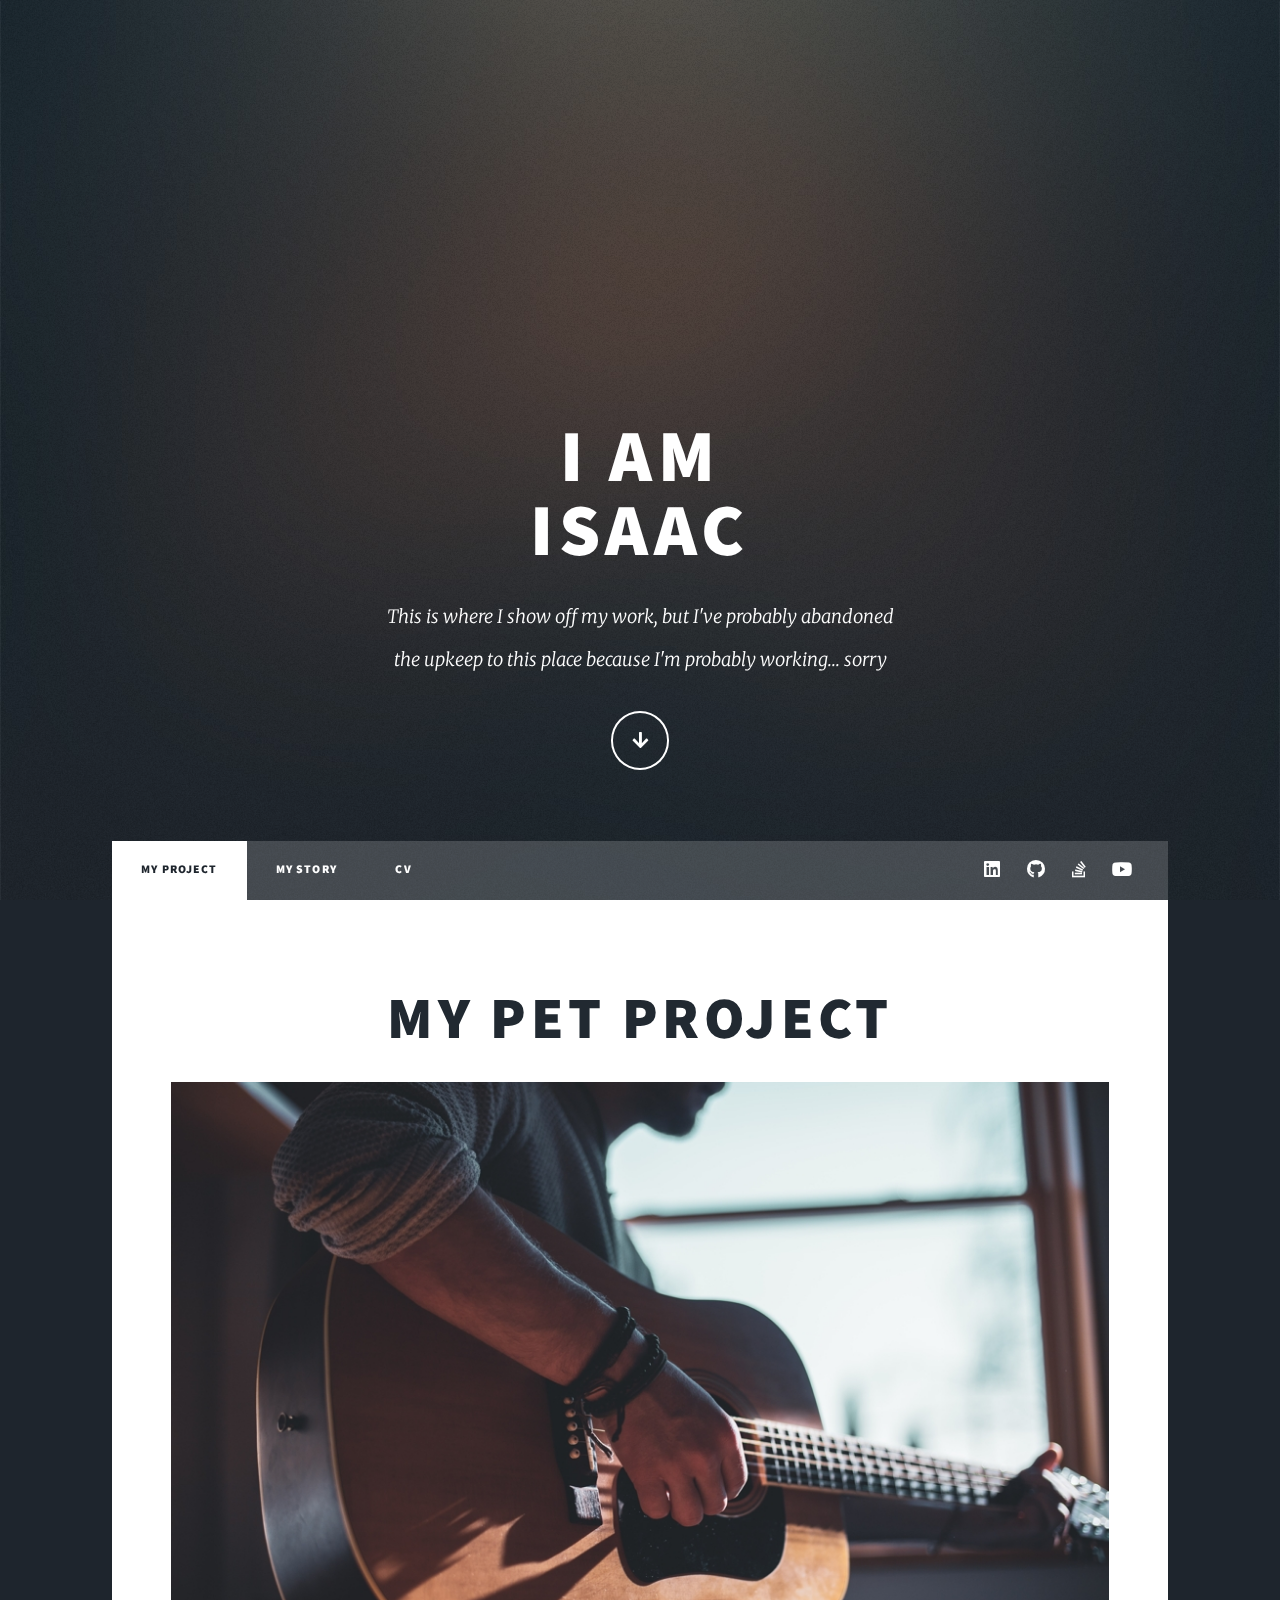
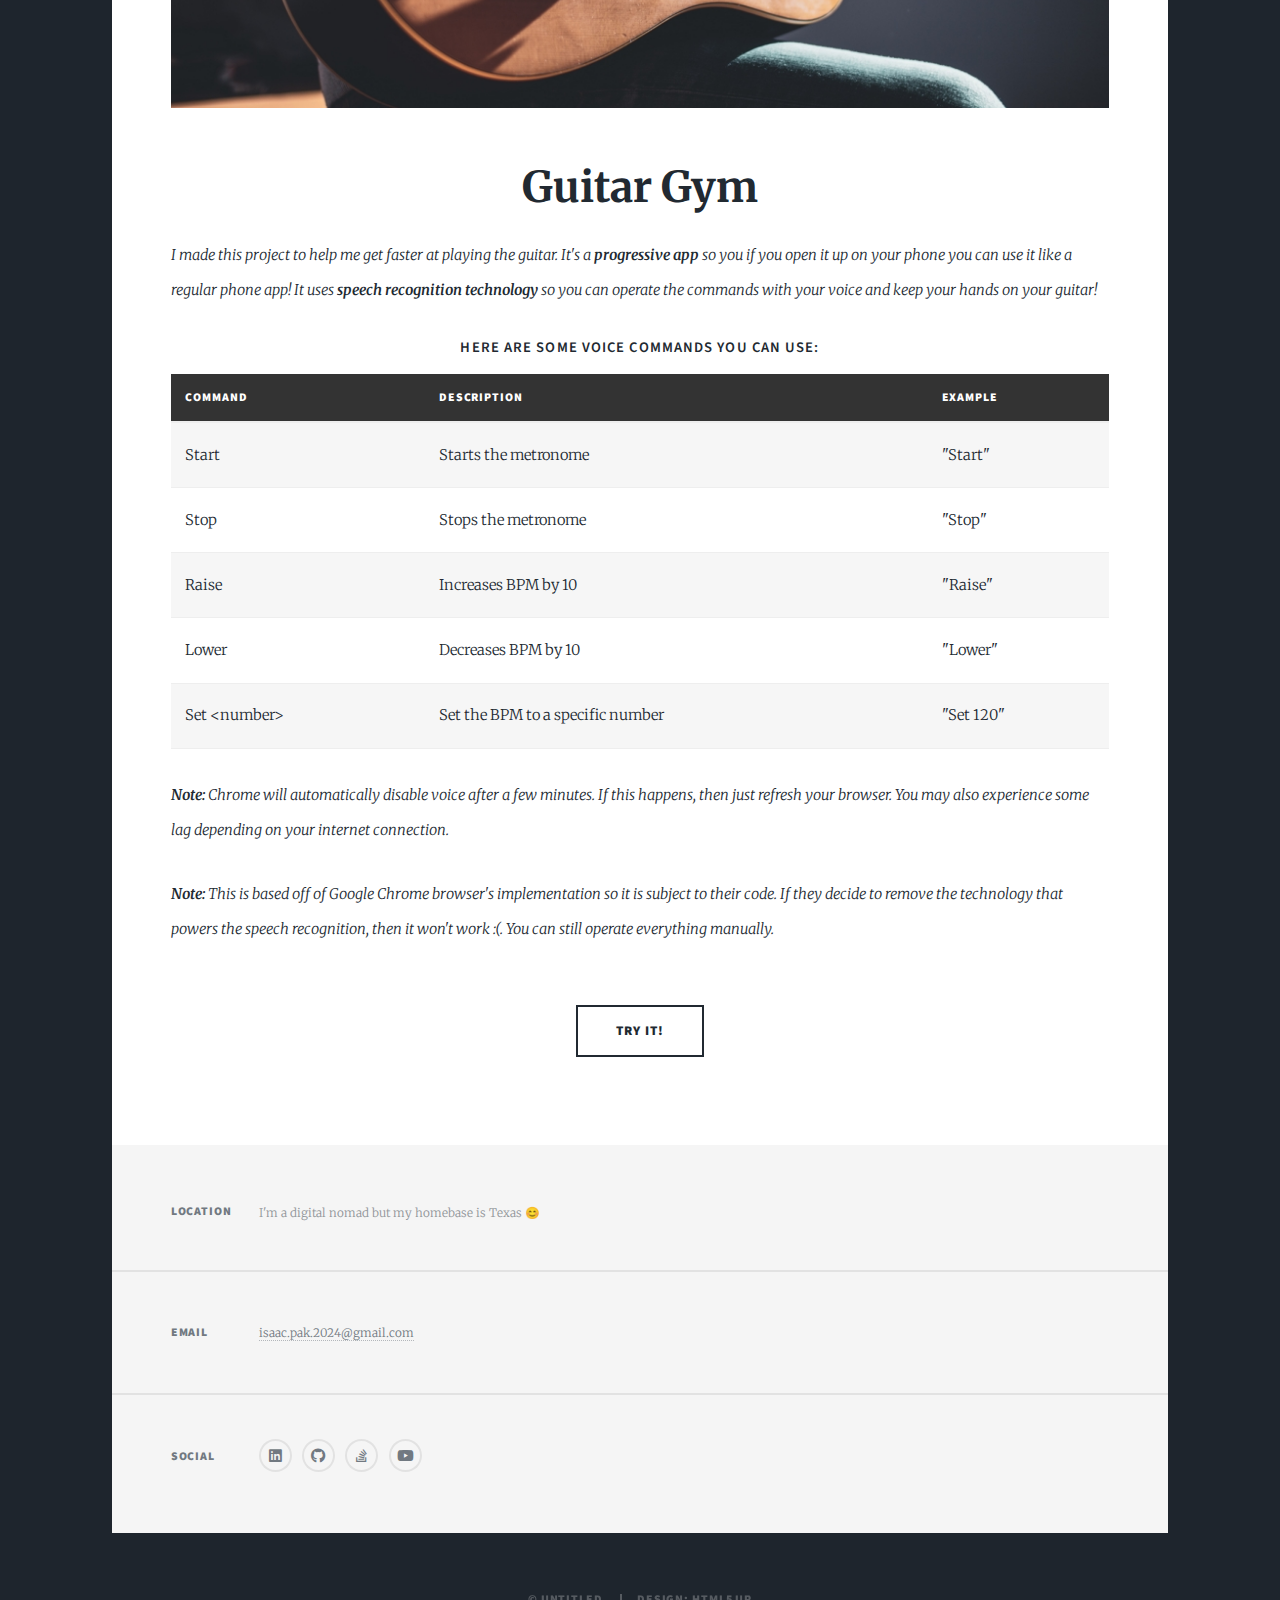
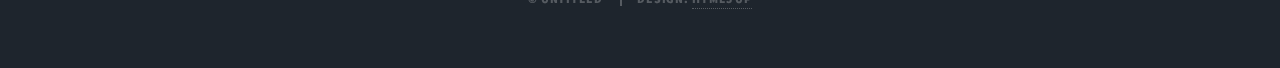
<file: index.html>
<!DOCTYPE html>
<!--
	Massively by HTML5 UP
	html5up.net | @ajlkn
	Free for personal and commercial use under the CCA 3.0 license (html5up.net/license)
-->
<html>
  <head>
    <title>Isaac Pak's Stuff</title>
    <meta charset="utf-8" />
    <meta
      name="viewport"
      content="width=device-width, initial-scale=1, user-scalable=no"
    />
    <link rel="stylesheet" href="assets/css/main.css" />
    <noscript
      ><link rel="stylesheet" href="assets/css/noscript.css"
    /></noscript>
  </head>
  <body class="is-preload">
    <!-- Wrapper -->
    <div id="wrapper" class="fade-in">
      <!-- Intro -->
      <div id="intro">
        <h1>
          I am<br />
          Isaac
        </h1>
        <p>
          This is where I show off my work, but I've probably abandoned<br />the
          upkeep to this place because I'm probably working... sorry
        </p>
        <ul class="actions">
          <li>
            <a
              href="#header"
              class="button icon solid solo fa-arrow-down scrolly"
              >Continue</a
            >
          </li>
        </ul>
      </div>

      <!-- Header -->
      <header id="header">
        <a href="index.html" class="logo">Isaac Pak</a>
      </header>

      <!-- Nav -->
      <nav id="nav">
        <ul class="links">
          <li class="active"><a href="index.html">My Project</a></li>
          <li><a href="story.html">My Story</a></li>
          <li><a href="stuff.html">CV</a></li>
        </ul>
        <ul class="icons">
          <li>
            <a
              href="https://www.linkedin.com/in/isaacpak/"
              class="icon brands alt fa-linkedin"
              target="_blank"
              rel="noopener"
              ><span class="label">LinkedIn</span></a
            >
          </li>
          <li>
            <a
              href="https://github.com/pak11273"
              class="icon brands alt fa-github"
              target="_blank"
              rel="noopener"
              ><span class="label">GitHub</span></a
            >
          </li>
          <li>
            <a
              href="https://stackoverflow.com/users/1991020/isaac-pak?tab=profile"
              class="icon brands alt fa-stack-overflow"
              target="_blank"
              rel="noopener"
              ><span class="label">stackoverflow</span></a
            >
          </li>
          <li>
            <a
              href="https://www.youtube.com/channel/UCtL3fLuD1xmTei-PfyoGFGg"
              class="icon brands alt fa-youtube"
              target="_blank"
              rel="noopener"
              ><span class="label">Youtube</span></a
            >
          </li>
        </ul>
      </nav>

      <!-- Main -->
      <div id="main">
        <!-- Featured Post -->
        <article class="post featured">
          <header class="major">
            <!-- <span class="date">April 25, 2017</span> -->
            <h2>My Pet Project</h2>
            <a href="#" class="image main"
              ><img src="images/guitar-learn.jpg" alt=""
            /></a>
            <div class="caption"><p>Guitar Gym</p></div>
            <p>
              I made this project to help me get faster at playing the guitar.
              It's a <b>progressive app</b> so you if you open it up on your
              phone you can use it like a regular phone app! It uses
              <b>speech recognition technology</b> so you can operate the
              commands with your voice and keep your hands on your guitar!
            </p>
            <h4 class=""><b>Here are some voice commands you can use:</b></h4>
            <table class="responsive-table">
              <thead>
                <tr>
                  <th>Command</th>
                  <th>Description</th>
                  <th>Example</th>
                </tr>
              </thead>
              <tbody>
                <tr>
                  <td>Start</td>
                  <td>Starts the metronome</td>
                  <td>"Start"</td>
                </tr>
                <tr>
                  <td>Stop</td>
                  <td>Stops the metronome</td>
                  <td>"Stop"</td>
                </tr>
                <tr>
                  <td>Raise</td>
                  <td>Increases BPM by 10</td>
                  <td>"Raise"</td>
                </tr>
                <tr>
                  <td>Lower</td>
                  <td>Decreases BPM by 10</td>
                  <td>"Lower"</td>
                </tr>
                <tr>
                  <td>Set &lt;number&gt;</td>
                  <td>Set the BPM to a specific number</td>
                  <td>"Set 120"</td>
                </tr>
              </tbody>
            </table>
            <p>
              <b>Note:</b> Chrome will automatically disable voice after a few
              minutes. If this happens, then just refresh your browser. You may
              also experience some lag depending on your internet connection.
            </p>
            <p>
              <b>Note:</b> This is based off of Google Chrome browser's
              implementation so it is subject to their code. If they decide to
              remove the technology that powers the speech recognition, then it
              won't work :(. You can still operate everything manually.
            </p>
          </header>
          <ul class="actions special">
            <li>
              <a
                target="_blank"
                rel="noopener"
                href="https://heroic-treacle-4c7c3a.netlify.app/"
                class="button large"
                >Try It!</a
              >
            </li>
          </ul>
        </article>

        <!-- Posts (aka projects) -->
        <!-- <section class="posts">
          <article>
            <header>
              <span class="date">April 24, 2017</span>
              <h2>
                <a href="#"
                  >Sed magna<br />
                  ipsum faucibus</a
                >
              </h2>
            </header>
            <a href="#" class="image fit"
              ><img src="images/pic02.jpg" alt=""
            /></a>
            <p>
              Donec eget ex magna. Interdum et malesuada fames ac ante ipsum
              primis in faucibus. Pellentesque venenatis dolor imperdiet dolor
              mattis sagittis magna etiam.
            </p>
            <ul class="actions special">
              <li><a href="#" class="button">Full Story</a></li>
            </ul>
          </article>
          <article>
            <header>
              <span class="date">April 22, 2017</span>
              <h2>
                <a href="#"
                  >Primis eget<br />
                  imperdiet lorem</a
                >
              </h2>
            </header>
            <a href="#" class="image fit"
              ><img src="images/pic03.jpg" alt=""
            /></a>
            <p>
              Donec eget ex magna. Interdum et malesuada fames ac ante ipsum
              primis in faucibus. Pellentesque venenatis dolor imperdiet dolor
              mattis sagittis magna etiam.
            </p>
            <ul class="actions special">
              <li><a href="#" class="button">Full Story</a></li>
            </ul>
          </article>
          <article>
            <header>
              <span class="date">April 18, 2017</span>
              <h2>
                <a href="#"
                  >Ante mattis<br />
                  interdum dolor</a
                >
              </h2>
            </header>
            <a href="#" class="image fit"
              ><img src="images/pic04.jpg" alt=""
            /></a>
            <p>
              Donec eget ex magna. Interdum et malesuada fames ac ante ipsum
              primis in faucibus. Pellentesque venenatis dolor imperdiet dolor
              mattis sagittis magna etiam.
            </p>
            <ul class="actions special">
              <li><a href="#" class="button">Full Story</a></li>
            </ul>
          </article>
          <article>
            <header>
              <span class="date">April 14, 2017</span>
              <h2>
                <a href="#"
                  >Tempus sed<br />
                  nulla imperdiet</a
                >
              </h2>
            </header>
            <a href="#" class="image fit"
              ><img src="images/pic05.jpg" alt=""
            /></a>
            <p>
              Donec eget ex magna. Interdum et malesuada fames ac ante ipsum
              primis in faucibus. Pellentesque venenatis dolor imperdiet dolor
              mattis sagittis magna etiam.
            </p>
            <ul class="actions special">
              <li><a href="#" class="button">Full Story</a></li>
            </ul>
          </article>
          <article>
            <header>
              <span class="date">April 11, 2017</span>
              <h2>
                <a href="#"
                  >Odio magna<br />
                  sed consectetur</a
                >
              </h2>
            </header>
            <a href="#" class="image fit"
              ><img src="images/pic06.jpg" alt=""
            /></a>
            <p>
              Donec eget ex magna. Interdum et malesuada fames ac ante ipsum
              primis in faucibus. Pellentesque venenatis dolor imperdiet dolor
              mattis sagittis magna etiam.
            </p>
            <ul class="actions special">
              <li><a href="#" class="button">Full Story</a></li>
            </ul>
          </article>
          <article>
            <header>
              <span class="date">April 7, 2017</span>
              <h2>
                <a href="#"
                  >Augue lorem<br />
                  primis vestibulum</a
                >
              </h2>
            </header>
            <a href="#" class="image fit"
              ><img src="images/pic07.jpg" alt=""
            /></a>
            <p>
              Donec eget ex magna. Interdum et malesuada fames ac ante ipsum
              primis in faucibus. Pellentesque venenatis dolor imperdiet dolor
              mattis sagittis magna etiam.
            </p>
            <ul class="actions special">
              <li><a href="#" class="button">Full Story</a></li>
            </ul>
          </article>
        </section> -->

        <!-- Footer -->
        <!-- <footer>
          <div class="pagination"> -->
        <!--<a href="#" class="previous">Prev</a>-->
        <!-- <a href="#" class="page active">1</a>
            <a href="#" class="page">2</a>
            <a href="#" class="page">3</a>
            <span class="extra">&hellip;</span>
            <a href="#" class="page">8</a>
            <a href="#" class="page">9</a>
            <a href="#" class="page">10</a>
            <a href="#" class="next">Next</a>
          </div>
        </footer> -->
      </div>

      <!-- Footer -->
      <footer id="footer">
        <!-- <section>
          <form method="post" action="#">
            <div class="fields">
              <div class="field">
                <label for="name">Name</label>
                <input type="text" name="name" id="name" />
              </div>
              <div class="field">
                <label for="email">Email</label>
                <input type="text" name="email" id="email" />
              </div>
              <div class="field">
                <label for="message">Message</label>
                <textarea name="message" id="message" rows="3"></textarea>
              </div>
            </div>
            <ul class="actions">
              <li><input type="submit" value="Send Message" /></li>
            </ul>
          </form>
        </section> -->
        <section class="split contact">
          <section class="alt">
            <h3>Location</h3>
            <p>I'm a digital nomad but my homebase is Texas 😊</p>
          </section>
          <!-- <section>
            <h3>Phone</h3>
            <p><a href="#">(000) 000-0000</a></p>
          </section> -->
          <section>
            <h3>Email</h3>
            <p><a href="#">isaac.pak.2024@gmail.com</a></p>
          </section>
          <section>
            <h3>Social</h3>
            <ul class="icons alt">
              <li>
                <a
                  href="https://www.linkedin.com/in/isaacpak/"
                  class="icon brands alt fa-linkedin"
                  target="_blank"
                  rel="noopener"
                  ><span class="label">LinkedIn</span></a
                >
              </li>
              <li>
                <a
                  href="https://github.com/pak11273"
                  class="icon brands alt fa-github"
                  target="_blank"
                  rel="noopener"
                  ><span class="label">GitHub</span></a
                >
              </li>
              <li>
                <a
                  href="https://stackoverflow.com/users/1991020/isaac-pak?tab=profile"
                  class="icon brands alt fa-stack-overflow"
                  target="_blank"
                  rel="noopener"
                  ><span class="label">stackoverflow</span></a
                >
              </li>
              <li>
                <a
                  href="https://www.youtube.com/channel/UCtL3fLuD1xmTei-PfyoGFGg"
                  class="icon brands alt fa-youtube"
                  target="_blank"
                  rel="noopener"
                  ><span class="label">Youtube</span></a
                >
              </li>
            </ul>
          </section>
        </section>
      </footer>

      <!-- Copyright -->
      <div id="copyright">
        <ul>
          <li>&copy; Untitled</li>
          <li>Design: <a href="https://html5up.net">HTML5 UP</a></li>
        </ul>
      </div>
    </div>

    <!-- Scripts -->
    <script src="assets/js/jquery.min.js"></script>
    <script src="assets/js/jquery.scrollex.min.js"></script>
    <script src="assets/js/jquery.scrolly.min.js"></script>
    <script src="assets/js/browser.min.js"></script>
    <script src="assets/js/breakpoints.min.js"></script>
    <script src="assets/js/util.js"></script>
    <script src="assets/js/main.js"></script>
  </body>
</html>
</file>
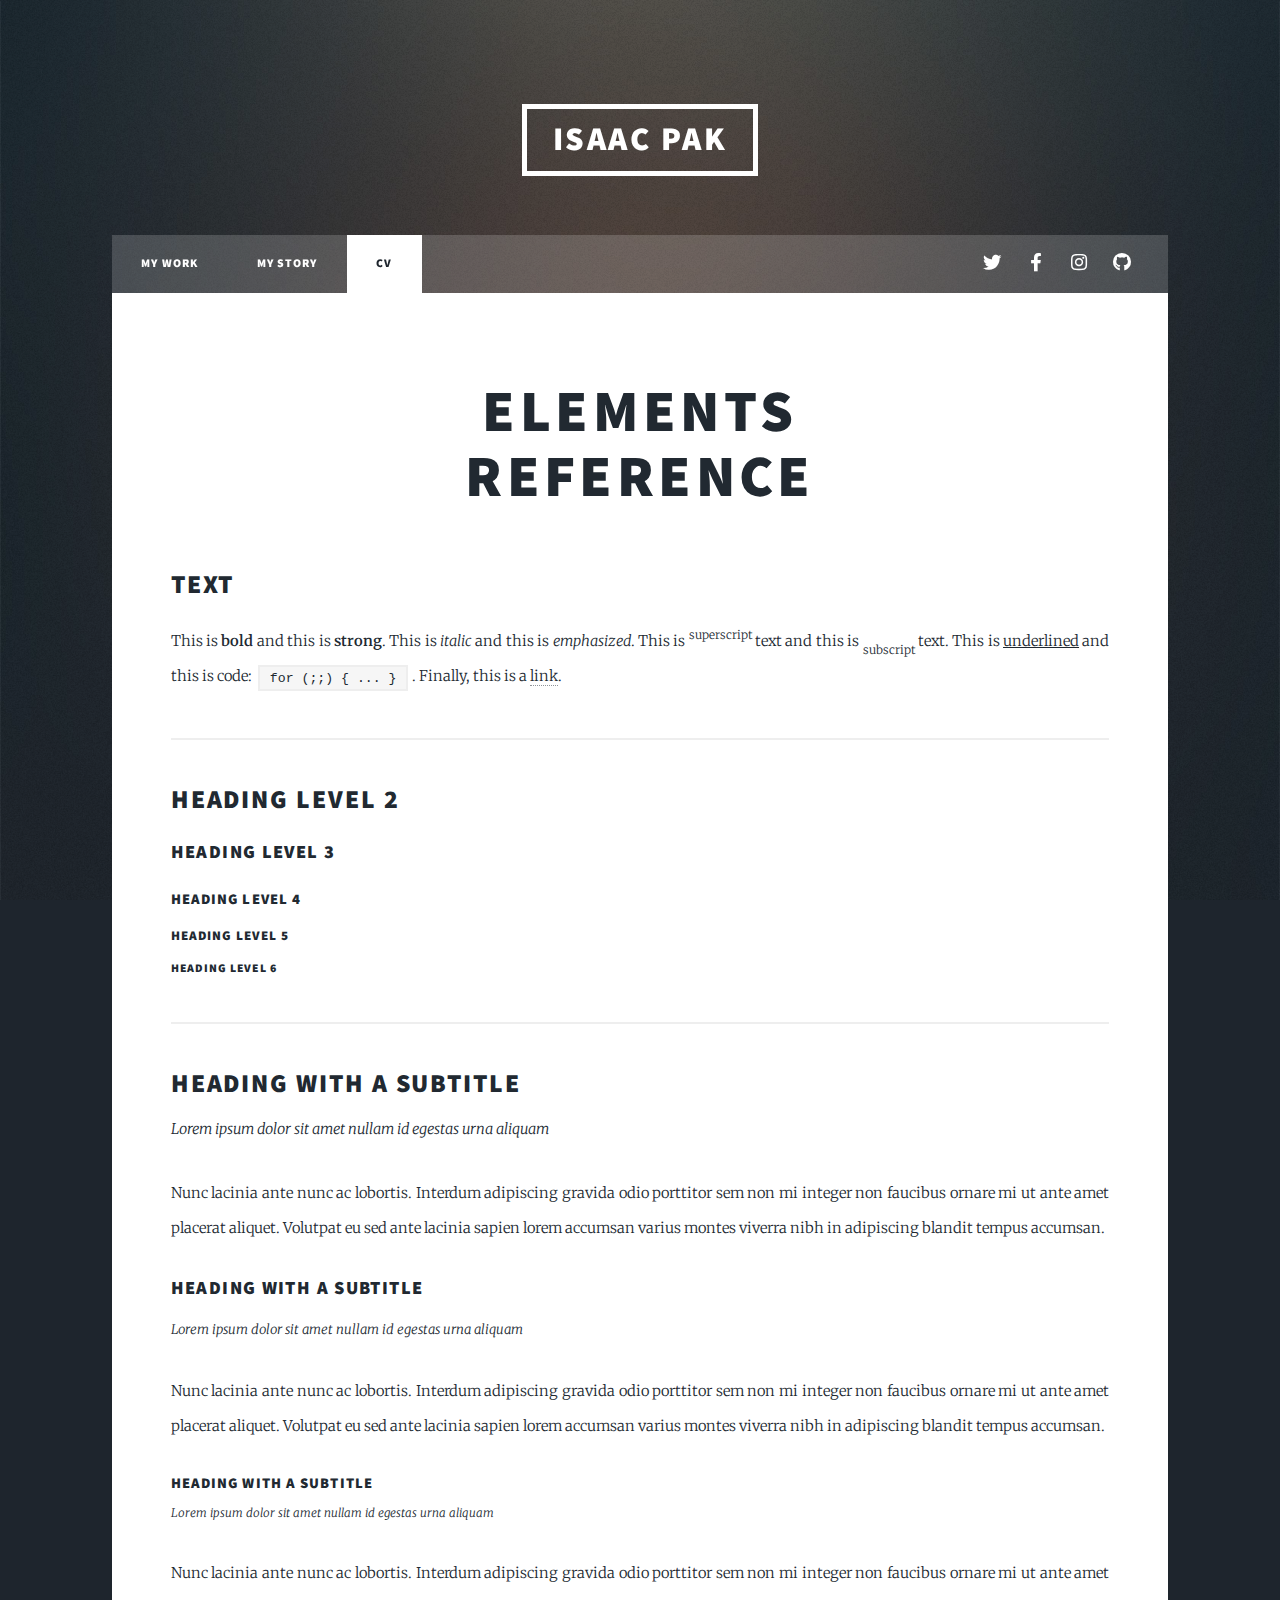
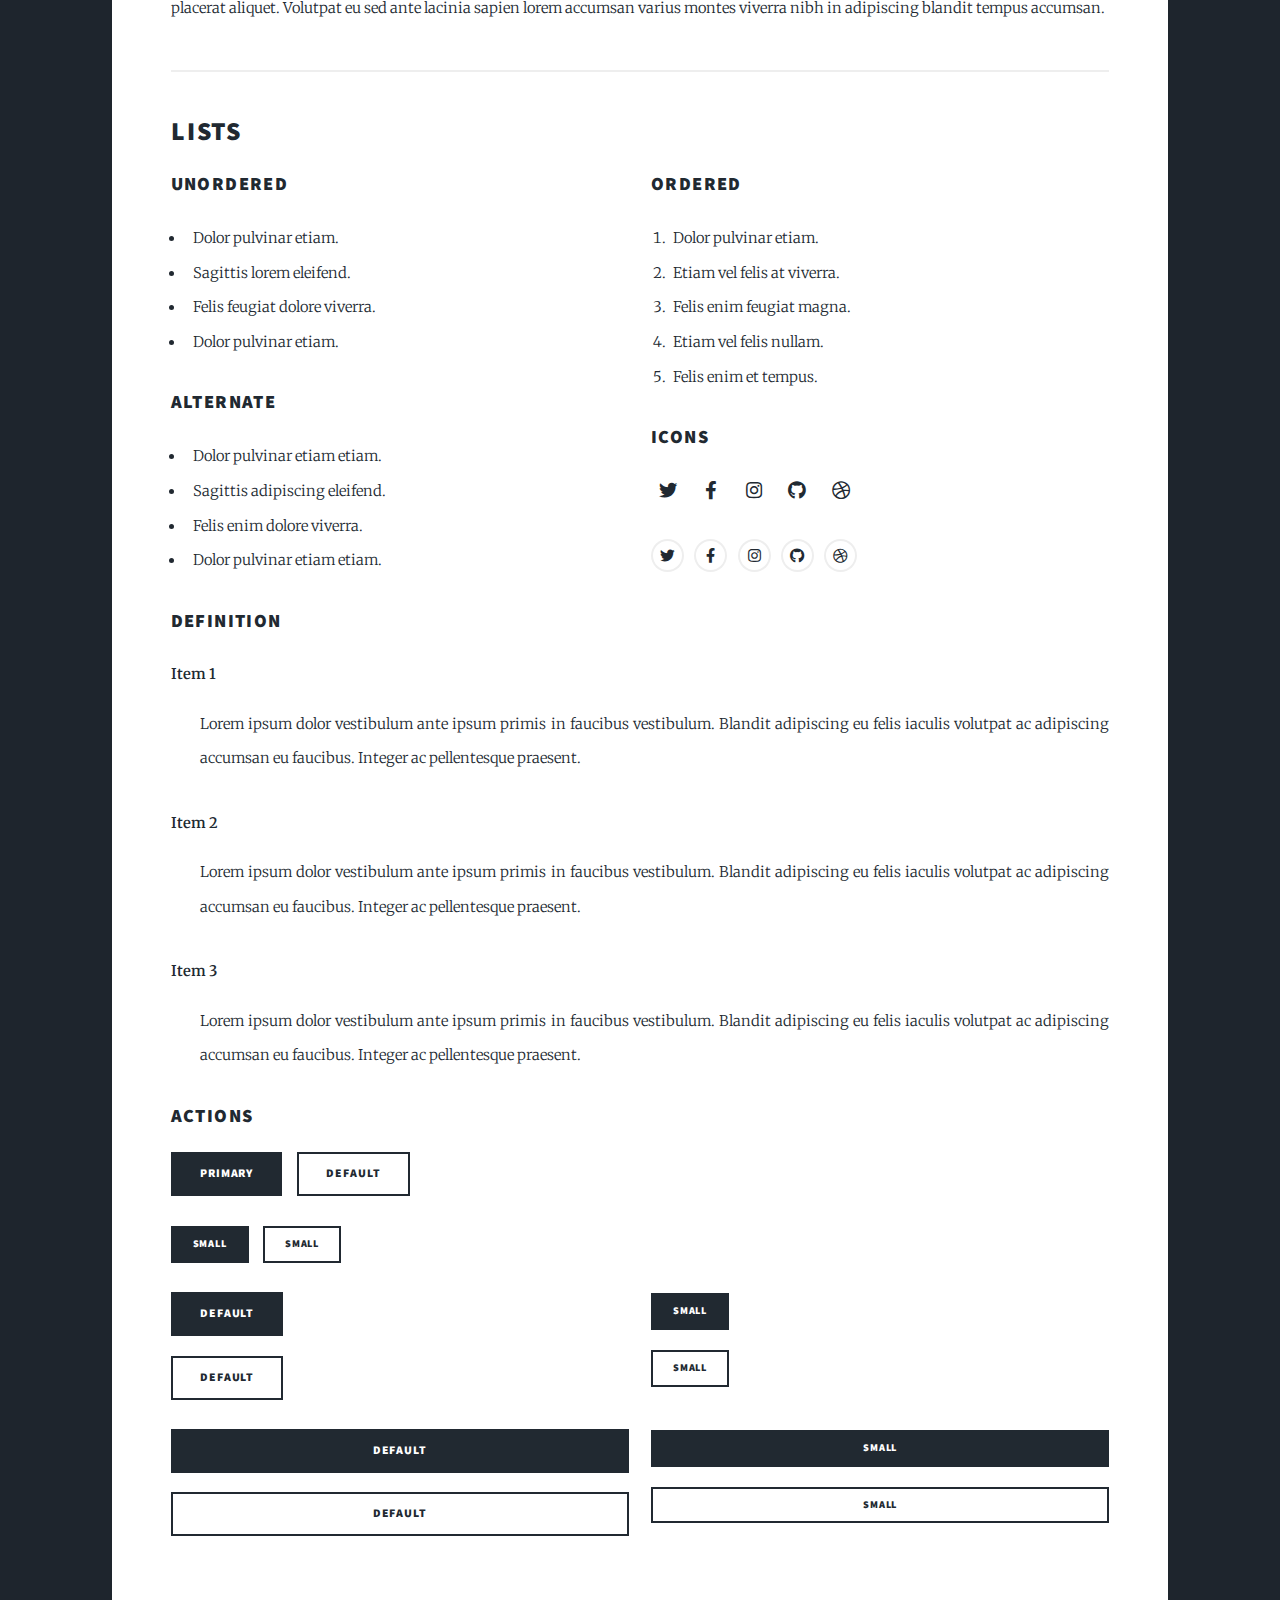
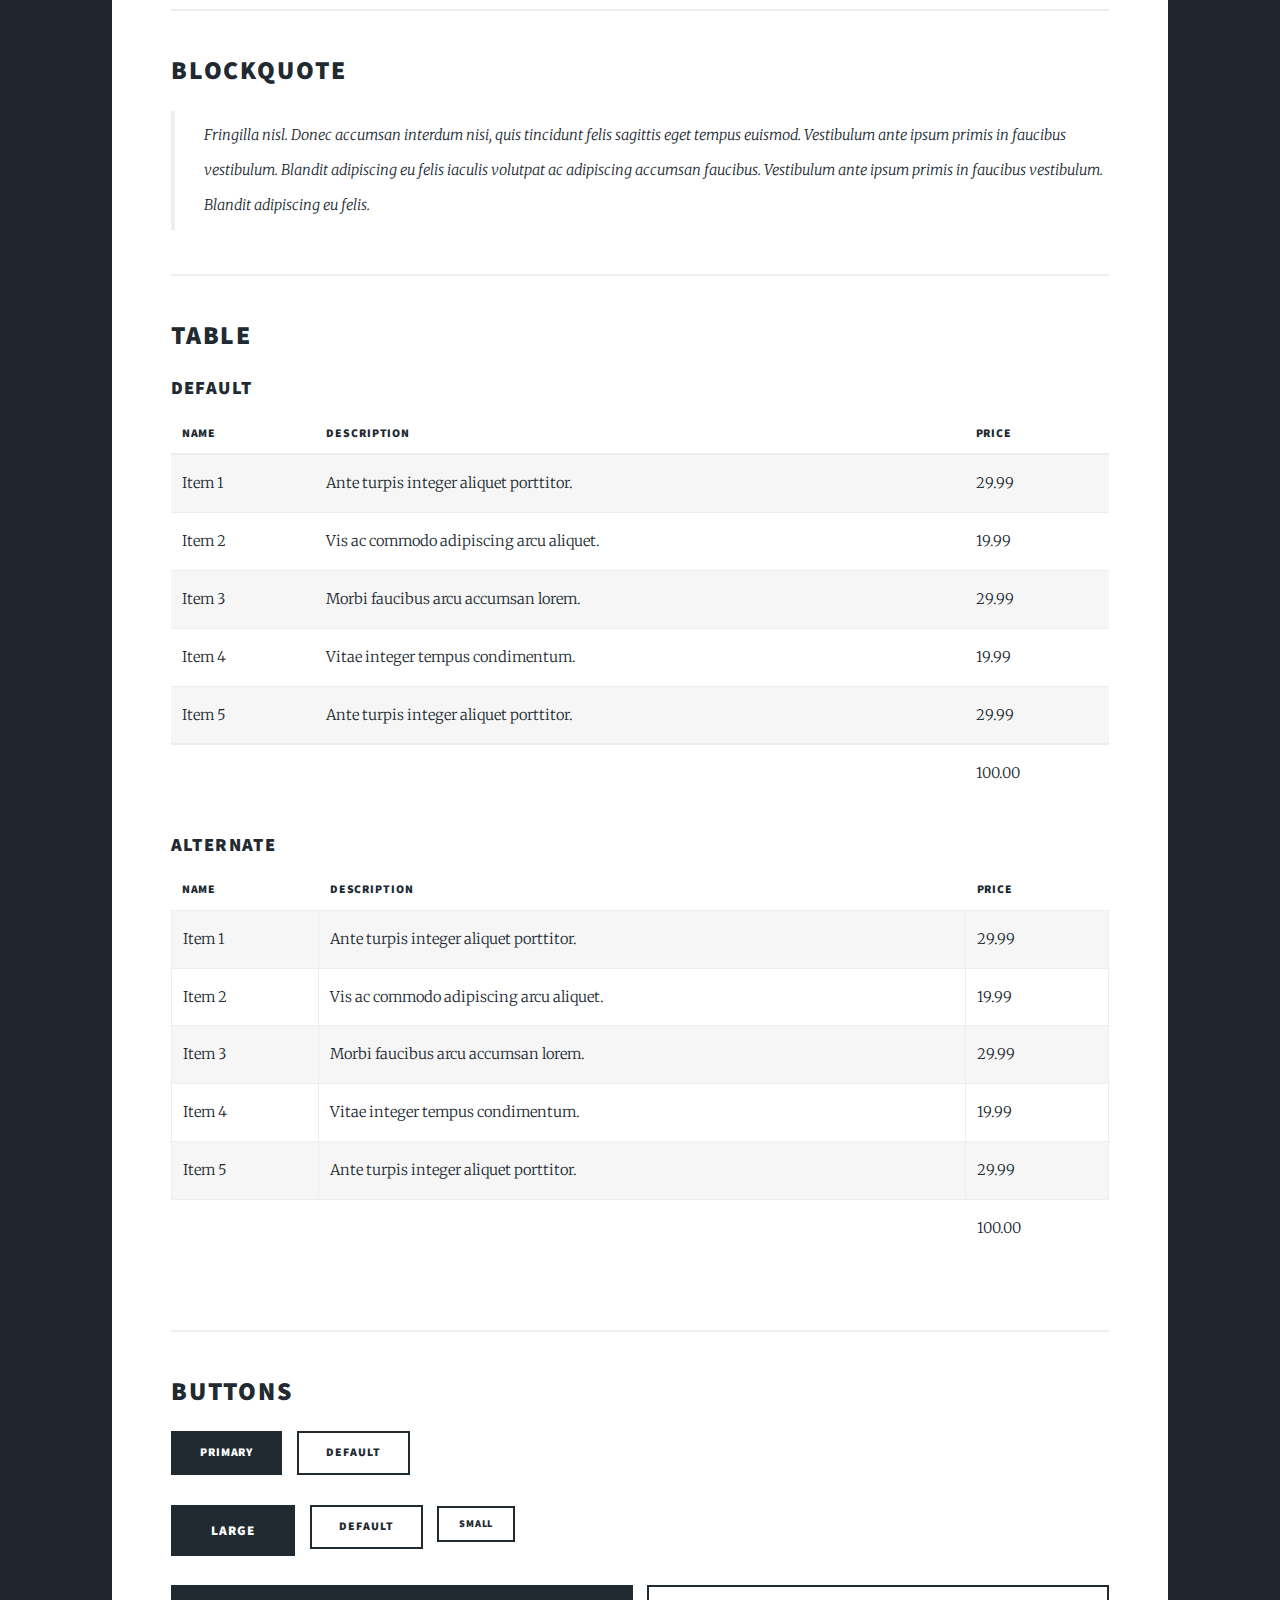
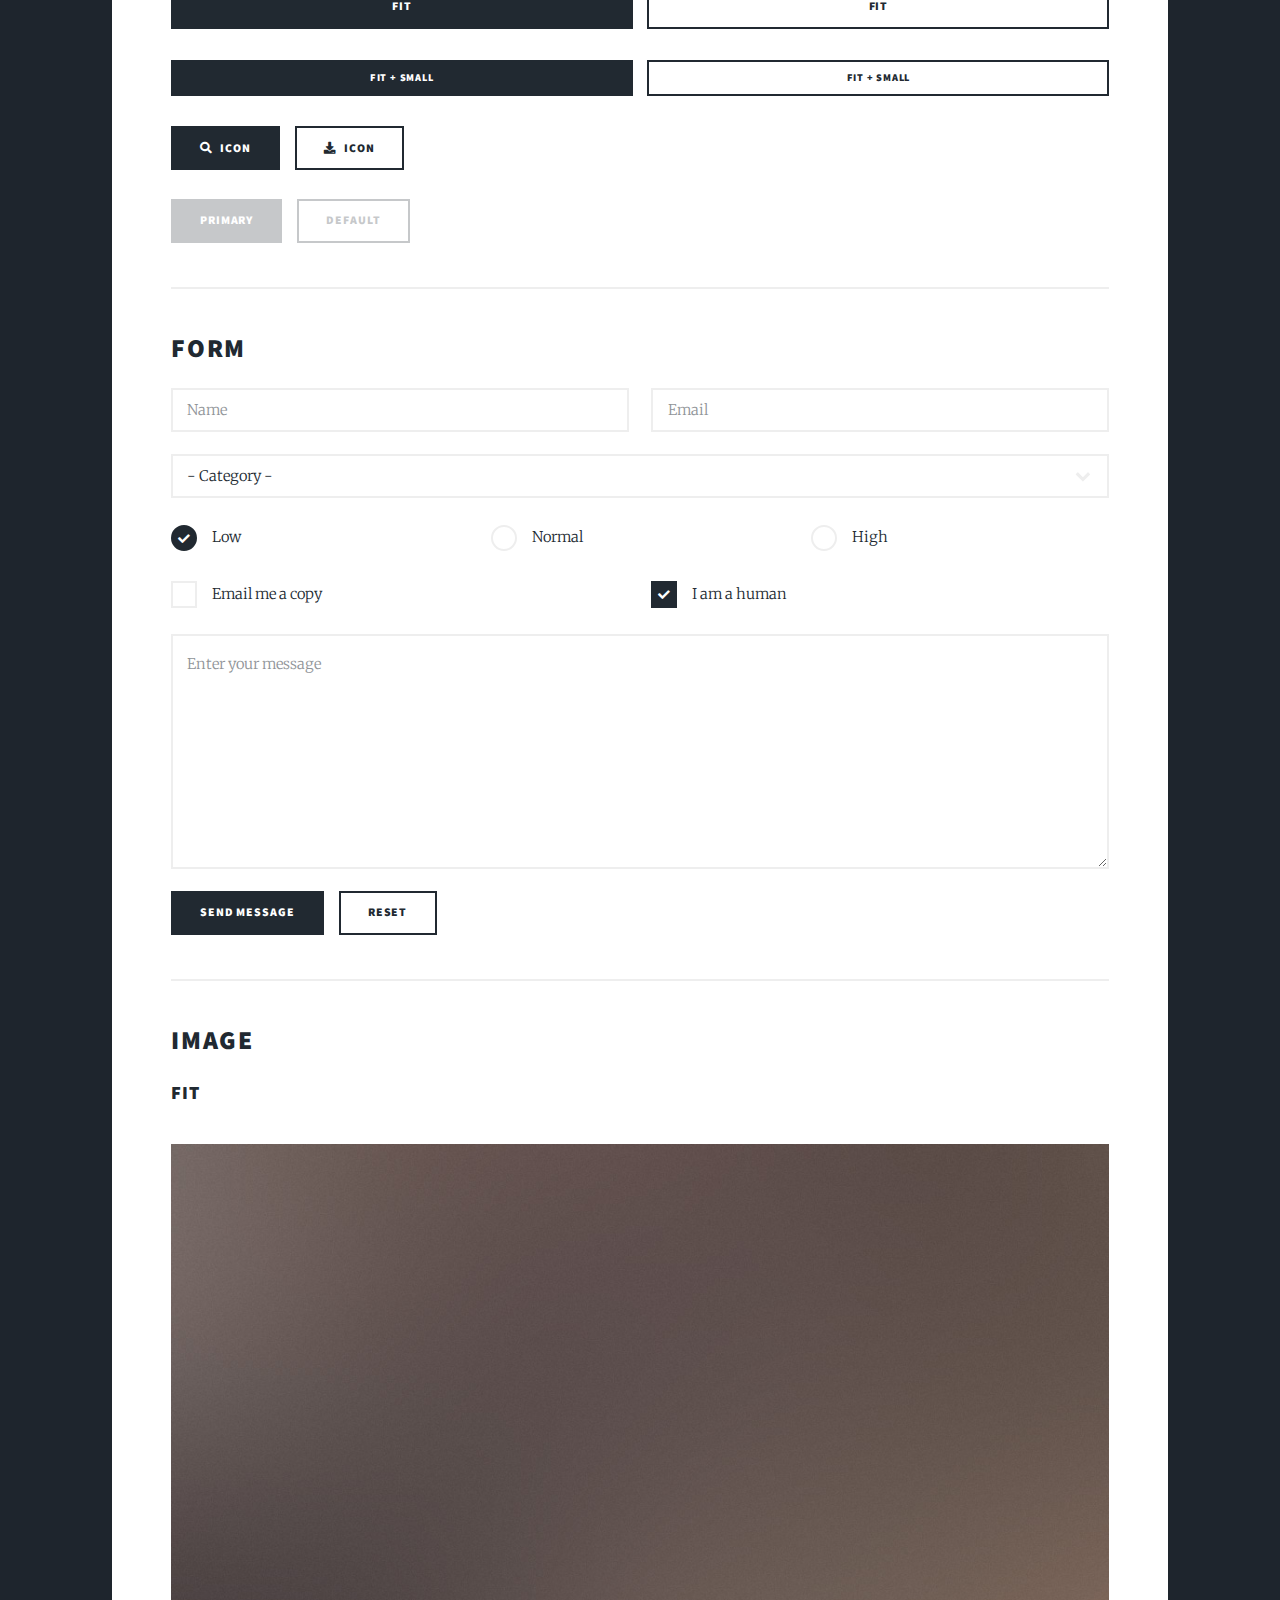
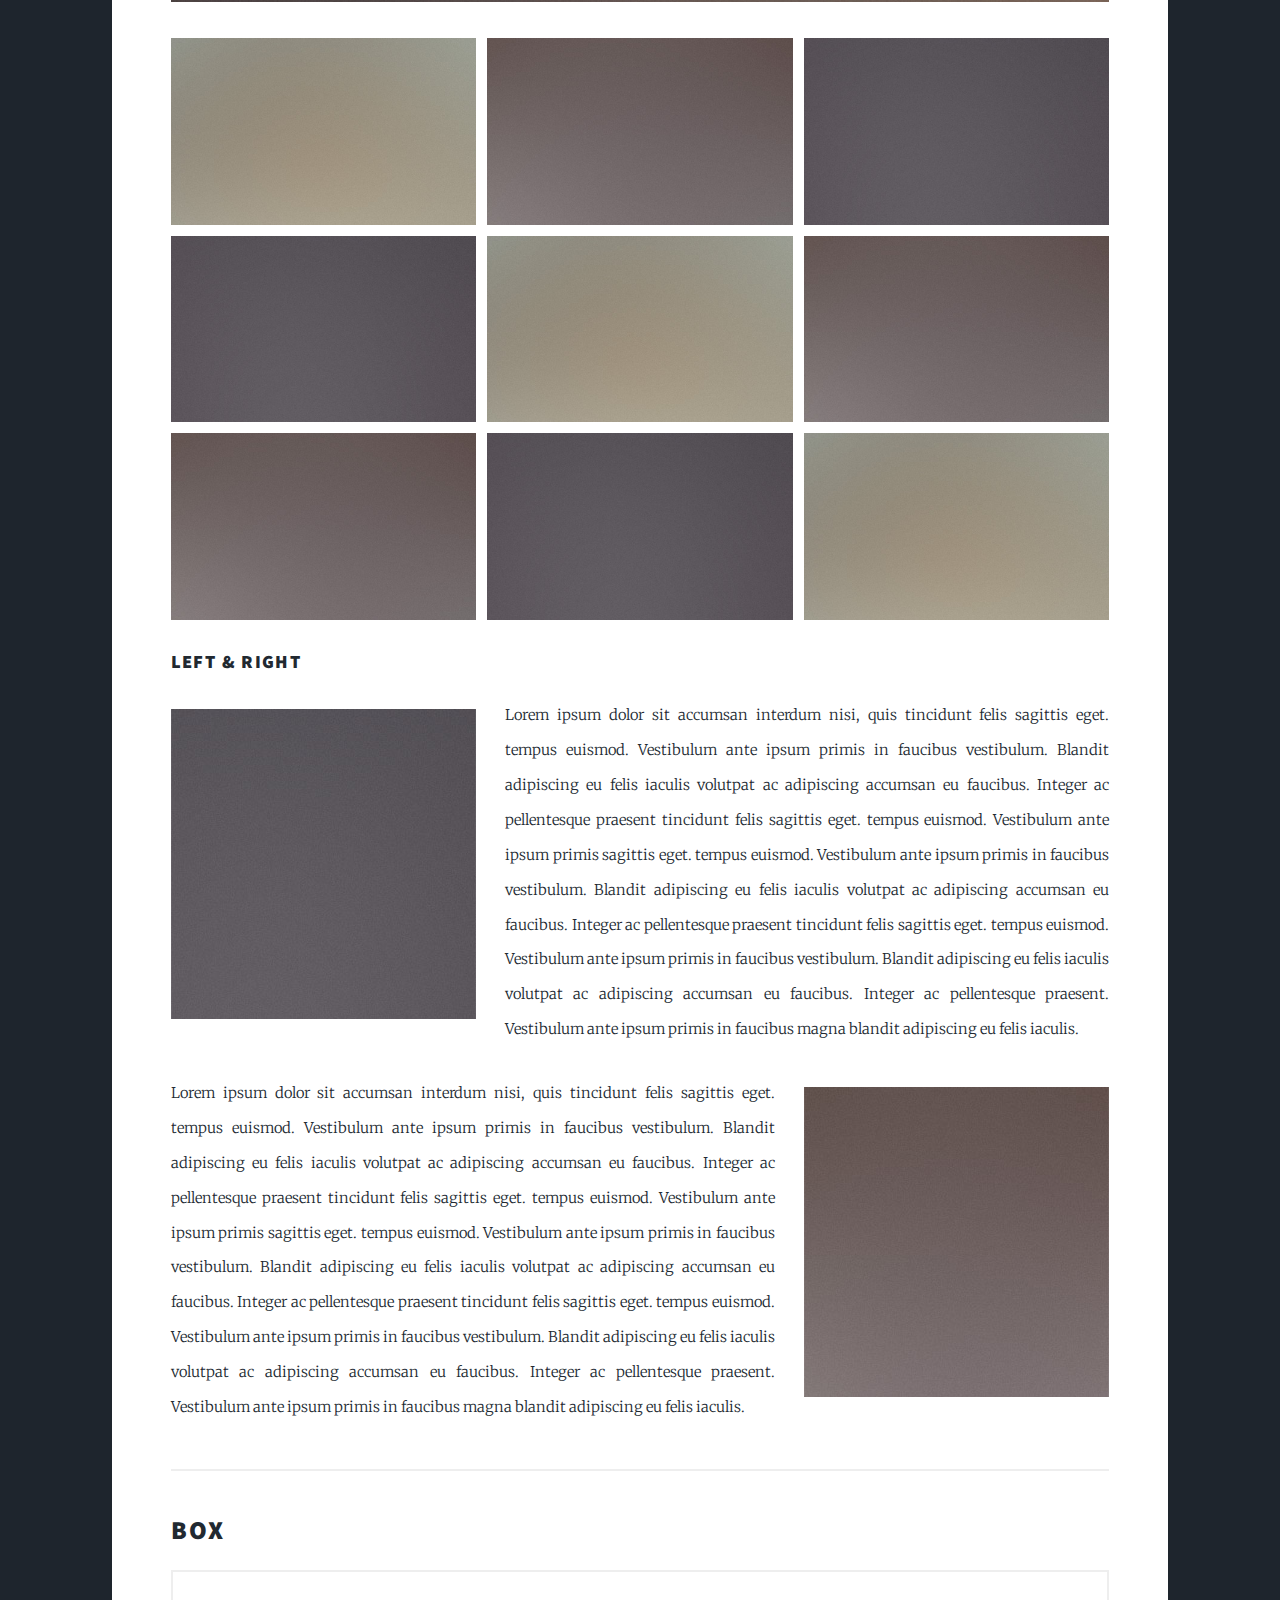
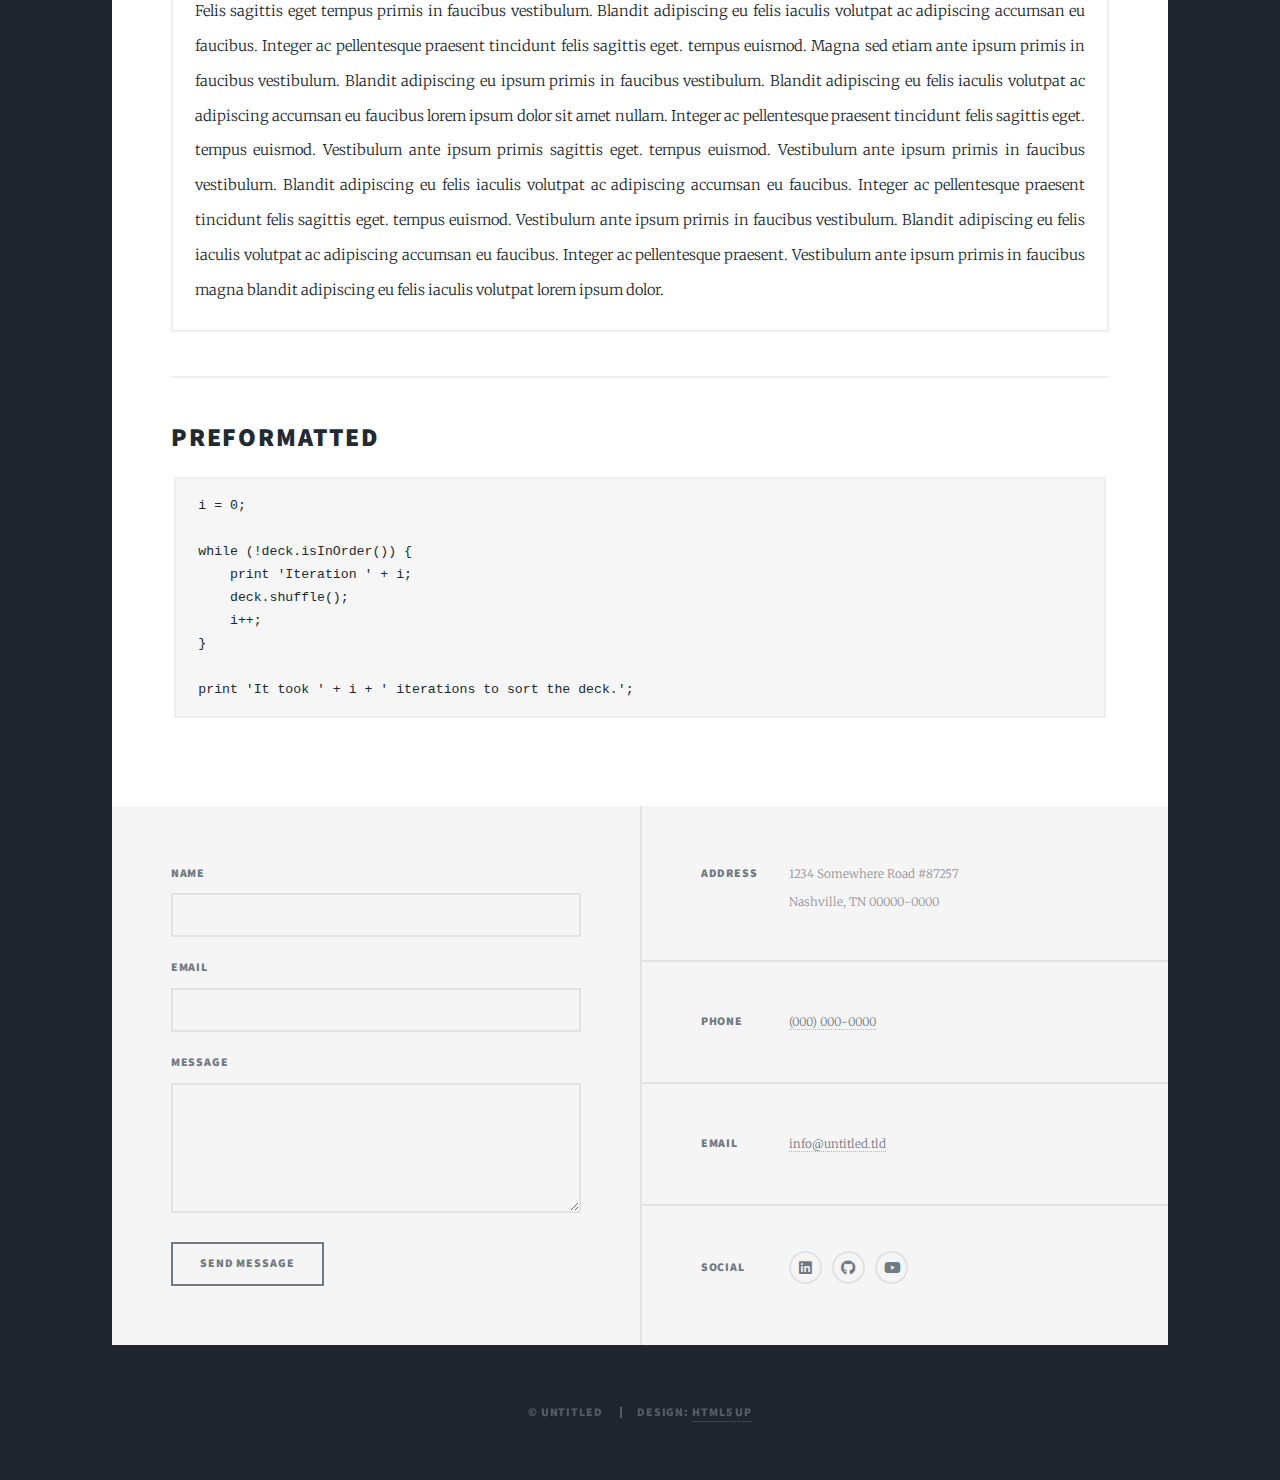
<file: elements.html>
<!DOCTYPE html>
<!--
	Massively by HTML5 UP
	html5up.net | @ajlkn
	Free for personal and commercial use under the CCA 3.0 license (html5up.net/license)
-->
<html>
  <head>
    <title>Other Stuff - Isaac Pak</title>
    <meta charset="utf-8" />
    <meta
      name="viewport"
      content="width=device-width, initial-scale=1, user-scalable=no"
    />
    <link rel="stylesheet" href="assets/css/main.css" />
    <noscript
      ><link rel="stylesheet" href="assets/css/noscript.css"
    /></noscript>
  </head>
  <body class="is-preload">
    <!-- Wrapper -->
    <div id="wrapper">
      <!-- Header -->
      <header id="header">
        <a href="index.html" class="logo">Isaac Pak</a>
      </header>

      <!-- Nav -->
      <nav id="nav">
        <ul class="links">
          <li><a href="index.html">My Work</a></li>
          <li><a href="story.html">My Story</a></li>
          <li class="active"><a href="stuff.html">CV</a></li>
        </ul>
        <ul class="icons">
          <li>
            <a href="#" class="icon brands fa-twitter"
              ><span class="label">Twitter</span></a
            >
          </li>
          <li>
            <a href="#" class="icon brands fa-facebook-f"
              ><span class="label">Facebook</span></a
            >
          </li>
          <li>
            <a href="#" class="icon brands fa-instagram"
              ><span class="label">Instagram</span></a
            >
          </li>
          <li>
            <a href="#" class="icon brands fa-github"
              ><span class="label">GitHub</span></a
            >
          </li>
        </ul>
      </nav>

      <!-- Main -->
      <div id="main">
        <!-- Post -->
        <section class="post">
          <header class="major">
            <h1>
              Elements<br />
              Reference
            </h1>
          </header>

          <!-- Text stuff -->
          <h2>Text</h2>
          <p>
            This is <b>bold</b> and this is <strong>strong</strong>. This is
            <i>italic</i> and this is <em>emphasized</em>. This is
            <sup>superscript</sup> text and this is <sub>subscript</sub> text.
            This is <u>underlined</u> and this is code:
            <code>for (;;) { ... }</code>. Finally, this is a
            <a href="#">link</a>.
          </p>
          <hr />
          <h2>Heading Level 2</h2>
          <h3>Heading Level 3</h3>
          <h4>Heading Level 4</h4>
          <h5>Heading Level 5</h5>
          <h6>Heading Level 6</h6>
          <hr />
          <header>
            <h2>Heading with a Subtitle</h2>
            <p>Lorem ipsum dolor sit amet nullam id egestas urna aliquam</p>
          </header>
          <p>
            Nunc lacinia ante nunc ac lobortis. Interdum adipiscing gravida odio
            porttitor sem non mi integer non faucibus ornare mi ut ante amet
            placerat aliquet. Volutpat eu sed ante lacinia sapien lorem accumsan
            varius montes viverra nibh in adipiscing blandit tempus accumsan.
          </p>
          <header>
            <h3>Heading with a Subtitle</h3>
            <p>Lorem ipsum dolor sit amet nullam id egestas urna aliquam</p>
          </header>
          <p>
            Nunc lacinia ante nunc ac lobortis. Interdum adipiscing gravida odio
            porttitor sem non mi integer non faucibus ornare mi ut ante amet
            placerat aliquet. Volutpat eu sed ante lacinia sapien lorem accumsan
            varius montes viverra nibh in adipiscing blandit tempus accumsan.
          </p>
          <header>
            <h4>Heading with a Subtitle</h4>
            <p>Lorem ipsum dolor sit amet nullam id egestas urna aliquam</p>
          </header>
          <p>
            Nunc lacinia ante nunc ac lobortis. Interdum adipiscing gravida odio
            porttitor sem non mi integer non faucibus ornare mi ut ante amet
            placerat aliquet. Volutpat eu sed ante lacinia sapien lorem accumsan
            varius montes viverra nibh in adipiscing blandit tempus accumsan.
          </p>

          <hr />

          <!-- Lists -->
          <h2>Lists</h2>
          <div class="row">
            <div class="col-6 col-12-small">
              <h3>Unordered</h3>
              <ul>
                <li>Dolor pulvinar etiam.</li>
                <li>Sagittis lorem eleifend.</li>
                <li>Felis feugiat dolore viverra.</li>
                <li>Dolor pulvinar etiam.</li>
              </ul>

              <h3>Alternate</h3>
              <ul class="alt">
                <li>Dolor pulvinar etiam etiam.</li>
                <li>Sagittis adipiscing eleifend.</li>
                <li>Felis enim dolore viverra.</li>
                <li>Dolor pulvinar etiam etiam.</li>
              </ul>
            </div>
            <div class="col-6 col-12-small">
              <h3>Ordered</h3>
              <ol>
                <li>Dolor pulvinar etiam.</li>
                <li>Etiam vel felis at viverra.</li>
                <li>Felis enim feugiat magna.</li>
                <li>Etiam vel felis nullam.</li>
                <li>Felis enim et tempus.</li>
              </ol>

              <h3>Icons</h3>
              <ul class="icons">
                <li>
                  <a href="#" class="icon brands fa-twitter"
                    ><span class="label">Twitter</span></a
                  >
                </li>
                <li>
                  <a href="#" class="icon brands fa-facebook-f"
                    ><span class="label">Facebook</span></a
                  >
                </li>
                <li>
                  <a href="#" class="icon brands fa-instagram"
                    ><span class="label">Instagram</span></a
                  >
                </li>
                <li>
                  <a href="#" class="icon brands fa-github"
                    ><span class="label">Github</span></a
                  >
                </li>
                <li>
                  <a href="#" class="icon brands fa-dribbble"
                    ><span class="label">Dribbble</span></a
                  >
                </li>
              </ul>
              <ul class="icons alt">
                <li>
                  <a href="#" class="icon brands alt fa-twitter"
                    ><span class="label">Twitter</span></a
                  >
                </li>
                <li>
                  <a href="#" class="icon brands alt fa-facebook-f"
                    ><span class="label">Facebook</span></a
                  >
                </li>
                <li>
                  <a href="#" class="icon brands alt fa-instagram"
                    ><span class="label">Instagram</span></a
                  >
                </li>
                <li>
                  <a href="#" class="icon brands alt fa-github"
                    ><span class="label">Github</span></a
                  >
                </li>
                <li>
                  <a href="#" class="icon brands alt fa-dribbble"
                    ><span class="label">Dribbble</span></a
                  >
                </li>
              </ul>
            </div>
          </div>
          <h3>Definition</h3>
          <dl>
            <dt>Item 1</dt>
            <dd>
              <p>
                Lorem ipsum dolor vestibulum ante ipsum primis in faucibus
                vestibulum. Blandit adipiscing eu felis iaculis volutpat ac
                adipiscing accumsan eu faucibus. Integer ac pellentesque
                praesent.
              </p>
            </dd>
            <dt>Item 2</dt>
            <dd>
              <p>
                Lorem ipsum dolor vestibulum ante ipsum primis in faucibus
                vestibulum. Blandit adipiscing eu felis iaculis volutpat ac
                adipiscing accumsan eu faucibus. Integer ac pellentesque
                praesent.
              </p>
            </dd>
            <dt>Item 3</dt>
            <dd>
              <p>
                Lorem ipsum dolor vestibulum ante ipsum primis in faucibus
                vestibulum. Blandit adipiscing eu felis iaculis volutpat ac
                adipiscing accumsan eu faucibus. Integer ac pellentesque
                praesent.
              </p>
            </dd>
          </dl>

          <h3>Actions</h3>
          <ul class="actions">
            <li><a href="#" class="button primary">Primary</a></li>
            <li><a href="#" class="button">Default</a></li>
          </ul>
          <ul class="actions small">
            <li><a href="#" class="button primary small">Small</a></li>
            <li><a href="#" class="button small">Small</a></li>
          </ul>
          <div class="row">
            <div class="col-6 col-12-small">
              <ul class="actions stacked">
                <li><a href="#" class="button primary">Default</a></li>
                <li><a href="#" class="button">Default</a></li>
              </ul>
            </div>
            <div class="col-6 col-12-small">
              <ul class="actions stacked">
                <li><a href="#" class="button primary small">Small</a></li>
                <li><a href="#" class="button small">Small</a></li>
              </ul>
            </div>
          </div>
          <div class="row">
            <div class="col-6 col-12-small">
              <ul class="actions stacked">
                <li><a href="#" class="button primary fit">Default</a></li>
                <li><a href="#" class="button fit">Default</a></li>
              </ul>
            </div>
            <div class="col-6 col-12-small">
              <ul class="actions stacked">
                <li><a href="#" class="button primary small fit">Small</a></li>
                <li><a href="#" class="button small fit">Small</a></li>
              </ul>
            </div>
          </div>

          <hr />

          <!-- Blockquote -->
          <h2>Blockquote</h2>
          <blockquote>
            Fringilla nisl. Donec accumsan interdum nisi, quis tincidunt felis
            sagittis eget tempus euismod. Vestibulum ante ipsum primis in
            faucibus vestibulum. Blandit adipiscing eu felis iaculis volutpat ac
            adipiscing accumsan faucibus. Vestibulum ante ipsum primis in
            faucibus vestibulum. Blandit adipiscing eu felis.
          </blockquote>

          <hr />

          <!-- Table -->
          <h2>Table</h2>

          <h3>Default</h3>
          <div class="table-wrapper">
            <table>
              <thead>
                <tr>
                  <th>Name</th>
                  <th>Description</th>
                  <th>Price</th>
                </tr>
              </thead>
              <tbody>
                <tr>
                  <td>Item 1</td>
                  <td>Ante turpis integer aliquet porttitor.</td>
                  <td>29.99</td>
                </tr>
                <tr>
                  <td>Item 2</td>
                  <td>Vis ac commodo adipiscing arcu aliquet.</td>
                  <td>19.99</td>
                </tr>
                <tr>
                  <td>Item 3</td>
                  <td>Morbi faucibus arcu accumsan lorem.</td>
                  <td>29.99</td>
                </tr>
                <tr>
                  <td>Item 4</td>
                  <td>Vitae integer tempus condimentum.</td>
                  <td>19.99</td>
                </tr>
                <tr>
                  <td>Item 5</td>
                  <td>Ante turpis integer aliquet porttitor.</td>
                  <td>29.99</td>
                </tr>
              </tbody>
              <tfoot>
                <tr>
                  <td colspan="2"></td>
                  <td>100.00</td>
                </tr>
              </tfoot>
            </table>
          </div>

          <h3>Alternate</h3>
          <div class="table-wrapper">
            <table class="alt">
              <thead>
                <tr>
                  <th>Name</th>
                  <th>Description</th>
                  <th>Price</th>
                </tr>
              </thead>
              <tbody>
                <tr>
                  <td>Item 1</td>
                  <td>Ante turpis integer aliquet porttitor.</td>
                  <td>29.99</td>
                </tr>
                <tr>
                  <td>Item 2</td>
                  <td>Vis ac commodo adipiscing arcu aliquet.</td>
                  <td>19.99</td>
                </tr>
                <tr>
                  <td>Item 3</td>
                  <td>Morbi faucibus arcu accumsan lorem.</td>
                  <td>29.99</td>
                </tr>
                <tr>
                  <td>Item 4</td>
                  <td>Vitae integer tempus condimentum.</td>
                  <td>19.99</td>
                </tr>
                <tr>
                  <td>Item 5</td>
                  <td>Ante turpis integer aliquet porttitor.</td>
                  <td>29.99</td>
                </tr>
              </tbody>
              <tfoot>
                <tr>
                  <td colspan="2"></td>
                  <td>100.00</td>
                </tr>
              </tfoot>
            </table>
          </div>

          <hr />

          <!-- Buttons -->
          <h2>Buttons</h2>
          <ul class="actions">
            <li><a href="#" class="button primary">Primary</a></li>
            <li><a href="#" class="button">Default</a></li>
          </ul>
          <ul class="actions">
            <li><a href="#" class="button primary large">Large</a></li>
            <li><a href="#" class="button">Default</a></li>
            <li><a href="#" class="button small">Small</a></li>
          </ul>
          <ul class="actions fit">
            <li><a href="#" class="button primary fit">Fit</a></li>
            <li><a href="#" class="button fit">Fit</a></li>
          </ul>
          <ul class="actions fit small">
            <li>
              <a href="#" class="button primary fit small">Fit + Small</a>
            </li>
            <li><a href="#" class="button fit small">Fit + Small</a></li>
          </ul>
          <ul class="actions">
            <li>
              <a href="#" class="button primary icon solid fa-search">Icon</a>
            </li>
            <li><a href="#" class="button icon solid fa-download">Icon</a></li>
          </ul>
          <ul class="actions">
            <li><span class="button primary disabled">Primary</span></li>
            <li><span class="button disabled">Default</span></li>
          </ul>

          <hr />

          <!-- Form -->
          <h2>Form</h2>

          <form method="post" action="#">
            <div class="row gtr-uniform">
              <div class="col-6 col-12-xsmall">
                <input
                  type="text"
                  name="demo-name"
                  id="demo-name"
                  value=""
                  placeholder="Name"
                />
              </div>
              <div class="col-6 col-12-xsmall">
                <input
                  type="email"
                  name="demo-email"
                  id="demo-email"
                  value=""
                  placeholder="Email"
                />
              </div>
              <!-- Break -->
              <div class="col-12">
                <select name="demo-category" id="demo-category">
                  <option value="">- Category -</option>
                  <option value="1">Manufacturing</option>
                  <option value="1">Shipping</option>
                  <option value="1">Administration</option>
                  <option value="1">Human Resources</option>
                </select>
              </div>
              <!-- Break -->
              <div class="col-4 col-12-small">
                <input
                  type="radio"
                  id="demo-priority-low"
                  name="demo-priority"
                  checked
                />
                <label for="demo-priority-low">Low</label>
              </div>
              <div class="col-4 col-12-small">
                <input
                  type="radio"
                  id="demo-priority-normal"
                  name="demo-priority"
                />
                <label for="demo-priority-normal">Normal</label>
              </div>
              <div class="col-4 col-12-small">
                <input
                  type="radio"
                  id="demo-priority-high"
                  name="demo-priority"
                />
                <label for="demo-priority-high">High</label>
              </div>
              <!-- Break -->
              <div class="col-6 col-12-small">
                <input type="checkbox" id="demo-copy" name="demo-copy" />
                <label for="demo-copy">Email me a copy</label>
              </div>
              <div class="col-6 col-12-small">
                <input
                  type="checkbox"
                  id="demo-human"
                  name="demo-human"
                  checked
                />
                <label for="demo-human">I am a human</label>
              </div>
              <!-- Break -->
              <div class="col-12">
                <textarea
                  name="demo-message"
                  id="demo-message"
                  placeholder="Enter your message"
                  rows="6"
                ></textarea>
              </div>
              <!-- Break -->
              <div class="col-12">
                <ul class="actions">
                  <li>
                    <input type="submit" value="Send Message" class="primary" />
                  </li>
                  <li><input type="reset" value="Reset" /></li>
                </ul>
              </div>
            </div>
          </form>

          <hr />

          <!-- Image -->
          <h2>Image</h2>

          <h3>Fit</h3>
          <span class="image fit"><img src="images/pic01.jpg" alt="" /></span>
          <div class="box alt">
            <div class="row gtr-50 gtr-uniform">
              <div class="col-4">
                <span class="image fit"
                  ><img src="images/pic02.jpg" alt=""
                /></span>
              </div>
              <div class="col-4">
                <span class="image fit"
                  ><img src="images/pic03.jpg" alt=""
                /></span>
              </div>
              <div class="col-4">
                <span class="image fit"
                  ><img src="images/pic04.jpg" alt=""
                /></span>
              </div>
              <!-- Break -->
              <div class="col-4">
                <span class="image fit"
                  ><img src="images/pic04.jpg" alt=""
                /></span>
              </div>
              <div class="col-4">
                <span class="image fit"
                  ><img src="images/pic02.jpg" alt=""
                /></span>
              </div>
              <div class="col-4">
                <span class="image fit"
                  ><img src="images/pic03.jpg" alt=""
                /></span>
              </div>
              <!-- Break -->
              <div class="col-4">
                <span class="image fit"
                  ><img src="images/pic03.jpg" alt=""
                /></span>
              </div>
              <div class="col-4">
                <span class="image fit"
                  ><img src="images/pic04.jpg" alt=""
                /></span>
              </div>
              <div class="col-4">
                <span class="image fit"
                  ><img src="images/pic02.jpg" alt=""
                /></span>
              </div>
            </div>
          </div>

          <h3>Left &amp; Right</h3>
          <p>
            <span class="image left"><img src="images/pic08.jpg" alt="" /></span
            >Lorem ipsum dolor sit accumsan interdum nisi, quis tincidunt felis
            sagittis eget. tempus euismod. Vestibulum ante ipsum primis in
            faucibus vestibulum. Blandit adipiscing eu felis iaculis volutpat ac
            adipiscing accumsan eu faucibus. Integer ac pellentesque praesent
            tincidunt felis sagittis eget. tempus euismod. Vestibulum ante ipsum
            primis sagittis eget. tempus euismod. Vestibulum ante ipsum primis
            in faucibus vestibulum. Blandit adipiscing eu felis iaculis volutpat
            ac adipiscing accumsan eu faucibus. Integer ac pellentesque praesent
            tincidunt felis sagittis eget. tempus euismod. Vestibulum ante ipsum
            primis in faucibus vestibulum. Blandit adipiscing eu felis iaculis
            volutpat ac adipiscing accumsan eu faucibus. Integer ac pellentesque
            praesent. Vestibulum ante ipsum primis in faucibus magna blandit
            adipiscing eu felis iaculis.
          </p>
          <p>
            <span class="image right"
              ><img src="images/pic09.jpg" alt="" /></span
            >Lorem ipsum dolor sit accumsan interdum nisi, quis tincidunt felis
            sagittis eget. tempus euismod. Vestibulum ante ipsum primis in
            faucibus vestibulum. Blandit adipiscing eu felis iaculis volutpat ac
            adipiscing accumsan eu faucibus. Integer ac pellentesque praesent
            tincidunt felis sagittis eget. tempus euismod. Vestibulum ante ipsum
            primis sagittis eget. tempus euismod. Vestibulum ante ipsum primis
            in faucibus vestibulum. Blandit adipiscing eu felis iaculis volutpat
            ac adipiscing accumsan eu faucibus. Integer ac pellentesque praesent
            tincidunt felis sagittis eget. tempus euismod. Vestibulum ante ipsum
            primis in faucibus vestibulum. Blandit adipiscing eu felis iaculis
            volutpat ac adipiscing accumsan eu faucibus. Integer ac pellentesque
            praesent. Vestibulum ante ipsum primis in faucibus magna blandit
            adipiscing eu felis iaculis.
          </p>

          <hr />

          <!-- Box -->
          <h2>Box</h2>
          <div class="box">
            <p>
              Felis sagittis eget tempus primis in faucibus vestibulum. Blandit
              adipiscing eu felis iaculis volutpat ac adipiscing accumsan eu
              faucibus. Integer ac pellentesque praesent tincidunt felis
              sagittis eget. tempus euismod. Magna sed etiam ante ipsum primis
              in faucibus vestibulum. Blandit adipiscing eu ipsum primis in
              faucibus vestibulum. Blandit adipiscing eu felis iaculis volutpat
              ac adipiscing accumsan eu faucibus lorem ipsum dolor sit amet
              nullam. Integer ac pellentesque praesent tincidunt felis sagittis
              eget. tempus euismod. Vestibulum ante ipsum primis sagittis eget.
              tempus euismod. Vestibulum ante ipsum primis in faucibus
              vestibulum. Blandit adipiscing eu felis iaculis volutpat ac
              adipiscing accumsan eu faucibus. Integer ac pellentesque praesent
              tincidunt felis sagittis eget. tempus euismod. Vestibulum ante
              ipsum primis in faucibus vestibulum. Blandit adipiscing eu felis
              iaculis volutpat ac adipiscing accumsan eu faucibus. Integer ac
              pellentesque praesent. Vestibulum ante ipsum primis in faucibus
              magna blandit adipiscing eu felis iaculis volutpat lorem ipsum
              dolor.
            </p>
          </div>

          <hr />

          <!-- Preformatted Code -->
          <h2>Preformatted</h2>
          <pre><code>i = 0;

while (!deck.isInOrder()) {
    print 'Iteration ' + i;
    deck.shuffle();
    i++;
}

print 'It took ' + i + ' iterations to sort the deck.';
</code></pre>
        </section>
      </div>

      <!-- Footer -->
      <footer id="footer">
        <section>
          <form method="post" action="#">
            <div class="fields">
              <div class="field">
                <label for="name">Name</label>
                <input type="text" name="name" id="name" />
              </div>
              <div class="field">
                <label for="email">Email</label>
                <input type="text" name="email" id="email" />
              </div>
              <div class="field">
                <label for="message">Message</label>
                <textarea name="message" id="message" rows="3"></textarea>
              </div>
            </div>
            <ul class="actions">
              <li><input type="submit" value="Send Message" /></li>
            </ul>
          </form>
        </section>
        <section class="split contact">
          <section class="alt">
            <h3>Address</h3>
            <p>
              1234 Somewhere Road #87257<br />
              Nashville, TN 00000-0000
            </p>
          </section>
          <section>
            <h3>Phone</h3>
            <p><a href="#">(000) 000-0000</a></p>
          </section>
          <section>
            <h3>Email</h3>
            <p><a href="#">info@untitled.tld</a></p>
          </section>
          <section>
            <h3>Social</h3>
            <ul class="icons alt">
              <li>
                <a
                  href="https://www.linkedin.com/in/isaacpak/"
                  class="icon brands alt fa-linkedin"
                  ><span class="label">LinkedIn</span></a
                >
              </li>
              <li>
                <a
                  href="https://github.com/pak11273"
                  class="icon brands alt fa-github"
                  ><span class="label">GitHub</span></a
                >
              </li>
              <li>
                <a
                  href="https://www.youtube.com/channel/UCtL3fLuD1xmTei-PfyoGFGg"
                  class="icon brands alt fa-youtube"
                  ><span class="label">Youtube</span></a
                >
              </li>
            </ul>
          </section>
        </section>
      </footer>

      <!-- Copyright -->
      <div id="copyright">
        <ul>
          <li>&copy; Untitled</li>
          <li>Design: <a href="https://html5up.net">HTML5 UP</a></li>
        </ul>
      </div>
    </div>

    <!-- Scripts -->
    <script src="assets/js/jquery.min.js"></script>
    <script src="assets/js/jquery.scrollex.min.js"></script>
    <script src="assets/js/jquery.scrolly.min.js"></script>
    <script src="assets/js/browser.min.js"></script>
    <script src="assets/js/breakpoints.min.js"></script>
    <script src="assets/js/util.js"></script>
    <script src="assets/js/main.js"></script>
  </body>
</html>
</file>
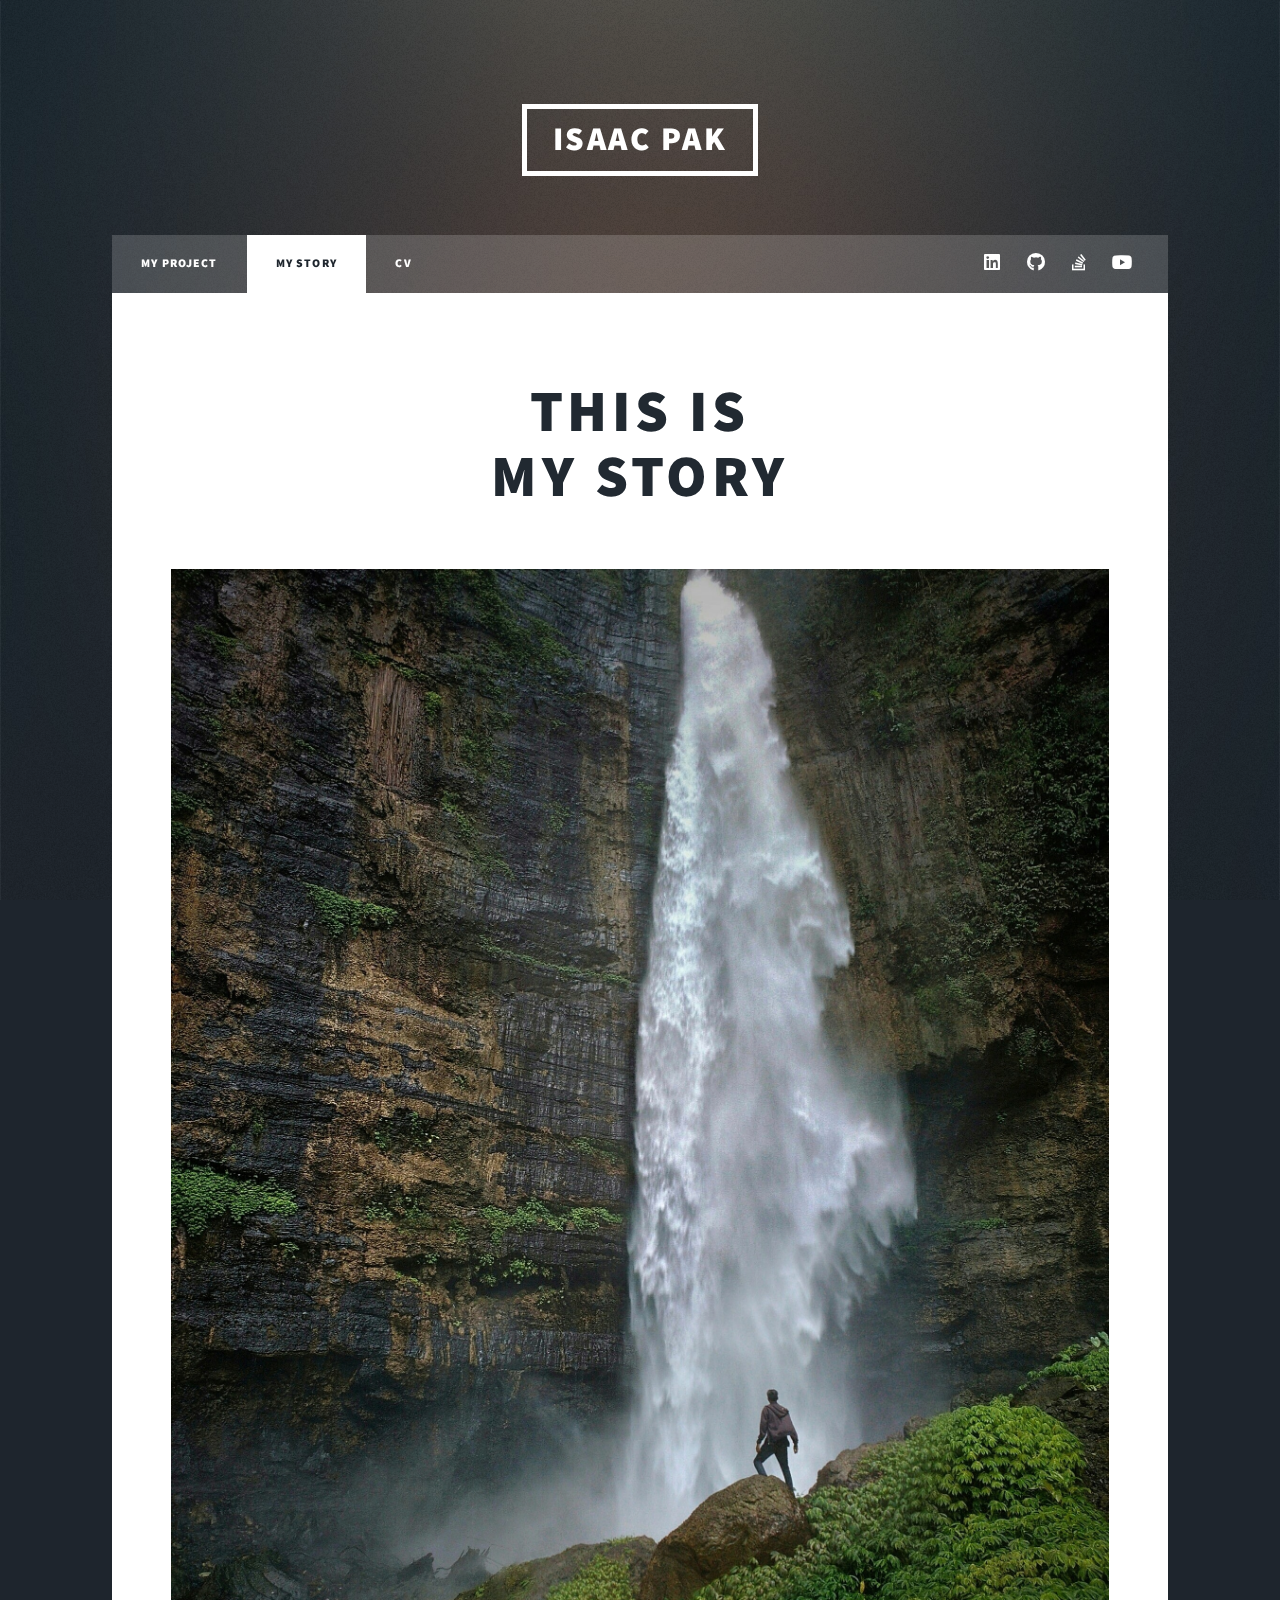
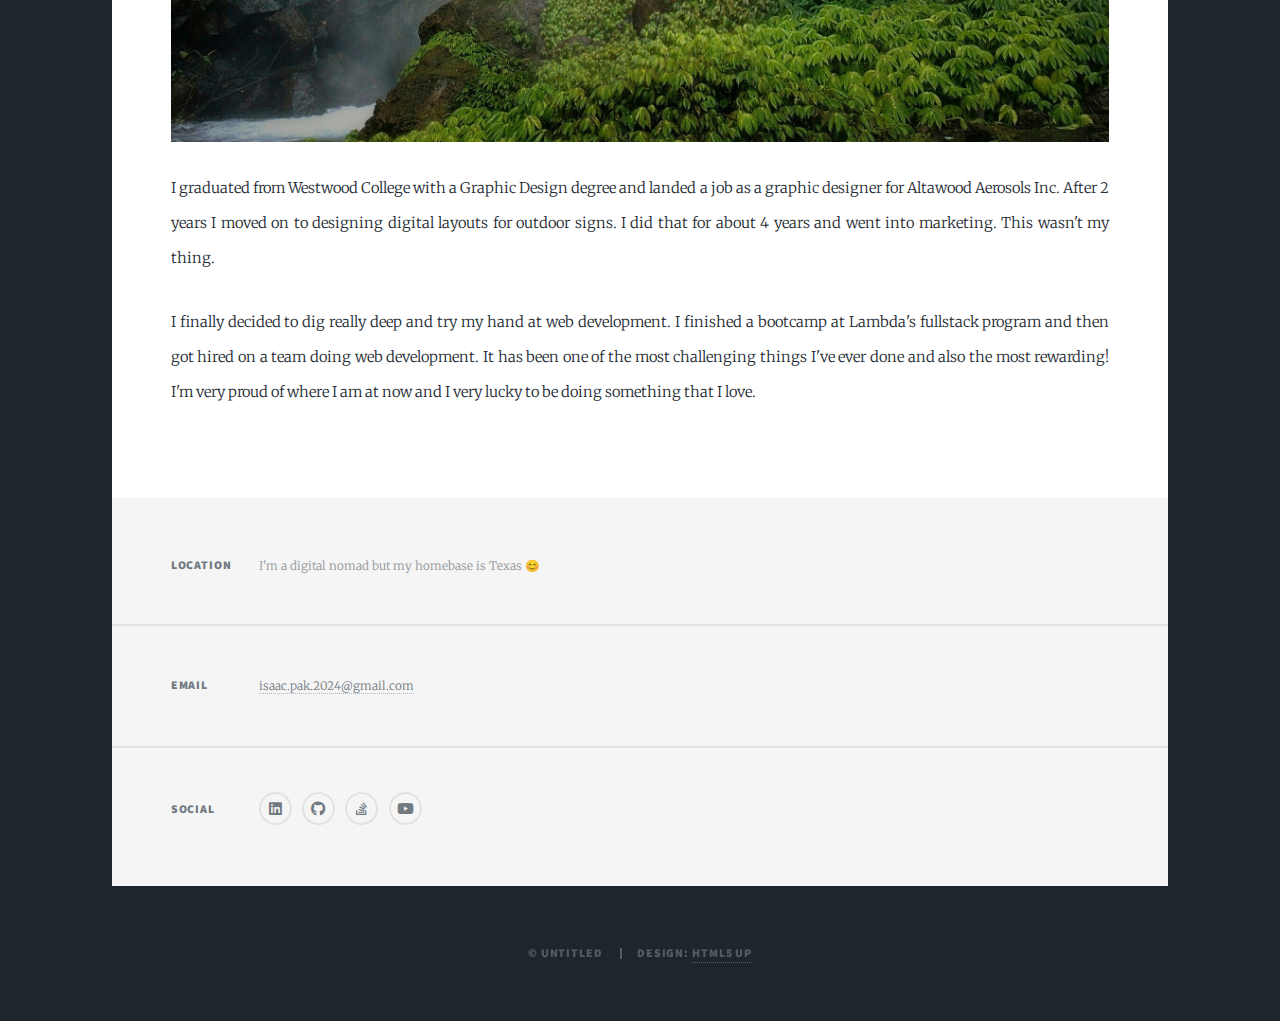
<file: story.html>
<!DOCTYPE html>
<!--
	Massively by HTML5 UP
	html5up.net | @ajlkn
	Free for personal and commercial use under the CCA 3.0 license (html5up.net/license)
-->
<html>
  <head>
    <title>Story - Isaac Pak</title>
    <meta charset="utf-8" />
    <meta
      name="viewport"
      content="width=device-width, initial-scale=1, user-scalable=no"
    />
    <link rel="stylesheet" href="assets/css/main.css" />
    <noscript
      ><link rel="stylesheet" href="assets/css/noscript.css"
    /></noscript>
  </head>
  <body class="is-preload">
    <!-- Wrapper -->
    <div id="wrapper">
      <!-- Header -->
      <header id="header">
        <a href="index.html" class="logo">Isaac Pak</a>
      </header>

      <!-- Nav -->
      <nav id="nav">
        <ul class="links">
          <li><a href="index.html">My Project</a></li>
          <li class="active"><a href="story.html">My Story</a></li>
          <li><a href="stuff.html">CV</a></li>
        </ul>
        <ul class="icons">
          <li>
            <a
              href="https://www.linkedin.com/in/isaacpak/"
              class="icon brands alt fa-linkedin"
              target="_blank"
              rel="noopener"
              ><span class="label">LinkedIn</span></a
            >
          </li>
          <li>
            <a
              href="https://github.com/pak11273"
              class="icon brands alt fa-github"
              target="_blank"
              rel="noopener"
              ><span class="label">GitHub</span></a
            >
          </li>
          <li>
            <a
              href="https://stackoverflow.com/users/1991020/isaac-pak?tab=profile"
              class="icon brands alt fa-stack-overflow"
              target="_blank"
              rel="noopener"
              ><span class="label">stackoverflow</span></a
            >
          </li>
          <li>
            <a
              href="https://www.youtube.com/channel/UCtL3fLuD1xmTei-PfyoGFGg"
              class="icon brands alt fa-youtube"
              target="_blank"
              rel="noopener"
              ><span class="label">Youtube</span></a
            >
          </li>
        </ul>
      </nav>

      <!-- Main -->
      <div id="main">
        <!-- Post -->
        <section class="post">
          <header class="major">
            <!-- <span class="date">April 25, 2017</span> -->
            <h1>
              This is<br />
              My Story
            </h1>
          </header>
          <div class="image main">
            <img src="images/waterfall-hiking.jpg" alt="" />
          </div>
          <p>
            I graduated from Westwood College with a Graphic Design degree and
            landed a job as a graphic designer for Altawood Aerosols Inc. After
            2 years I moved on to designing digital layouts for outdoor signs. I
            did that for about 4 years and went into marketing. This wasn't my
            thing.
          </p>
          <p>
            I finally decided to dig really deep and try my hand at web
            development. I finished a bootcamp at Lambda's fullstack program and
            then got hired on a team doing web development. It has been one of
            the most challenging things I've ever done and also the most
            rewarding! I'm very proud of where I am at now and I very lucky to
            be doing something that I love.
          </p>
        </section>
      </div>

      <!-- Footer -->
      <footer id="footer">
        <section class="split contact">
          <section class="alt">
            <h3>Location</h3>
            <p>I'm a digital nomad but my homebase is Texas 😊</p>
          </section>
          <!-- <section>
            <h3>Phone</h3>
            <p><a href="#">(000) 000-0000</a></p>
          </section> -->
          <section>
            <h3>Email</h3>
            <p><a href="#">isaac.pak.2024@gmail.com</a></p>
          </section>
          <section>
            <h3>Social</h3>
            <ul class="icons alt">
              <li>
                <a
                  href="https://www.linkedin.com/in/isaacpak/"
                  class="icon brands alt fa-linkedin"
                  target="_blank"
                  rel="noopener"
                  ><span class="label">LinkedIn</span></a
                >
              </li>
              <li>
                <a
                  href="https://github.com/pak11273"
                  class="icon brands alt fa-github"
                  target="_blank"
                  rel="noopener"
                  ><span class="label">GitHub</span></a
                >
              </li>
              <li>
                <a
                  href="https://stackoverflow.com/users/1991020/isaac-pak?tab=profile"
                  class="icon brands alt fa-stack-overflow"
                  target="_blank"
                  rel="noopener"
                  ><span class="label">stackoverflow</span></a
                >
              </li>
              <li>
                <a
                  href="https://www.youtube.com/channel/UCtL3fLuD1xmTei-PfyoGFGg"
                  class="icon brands alt fa-youtube"
                  target="_blank"
                  rel="noopener"
                  ><span class="label">Youtube</span></a
                >
              </li>
            </ul>
          </section>
        </section>
      </footer>

      <!-- Copyright -->
      <div id="copyright">
        <ul>
          <li>&copy; Untitled</li>
          <li>Design: <a href="https://html5up.net">HTML5 UP</a></li>
        </ul>
      </div>
    </div>

    <!-- Scripts -->
    <script src="assets/js/jquery.min.js"></script>
    <script src="assets/js/jquery.scrollex.min.js"></script>
    <script src="assets/js/jquery.scrolly.min.js"></script>
    <script src="assets/js/browser.min.js"></script>
    <script src="assets/js/breakpoints.min.js"></script>
    <script src="assets/js/util.js"></script>
    <script src="assets/js/main.js"></script>
  </body>
</html>
</file>
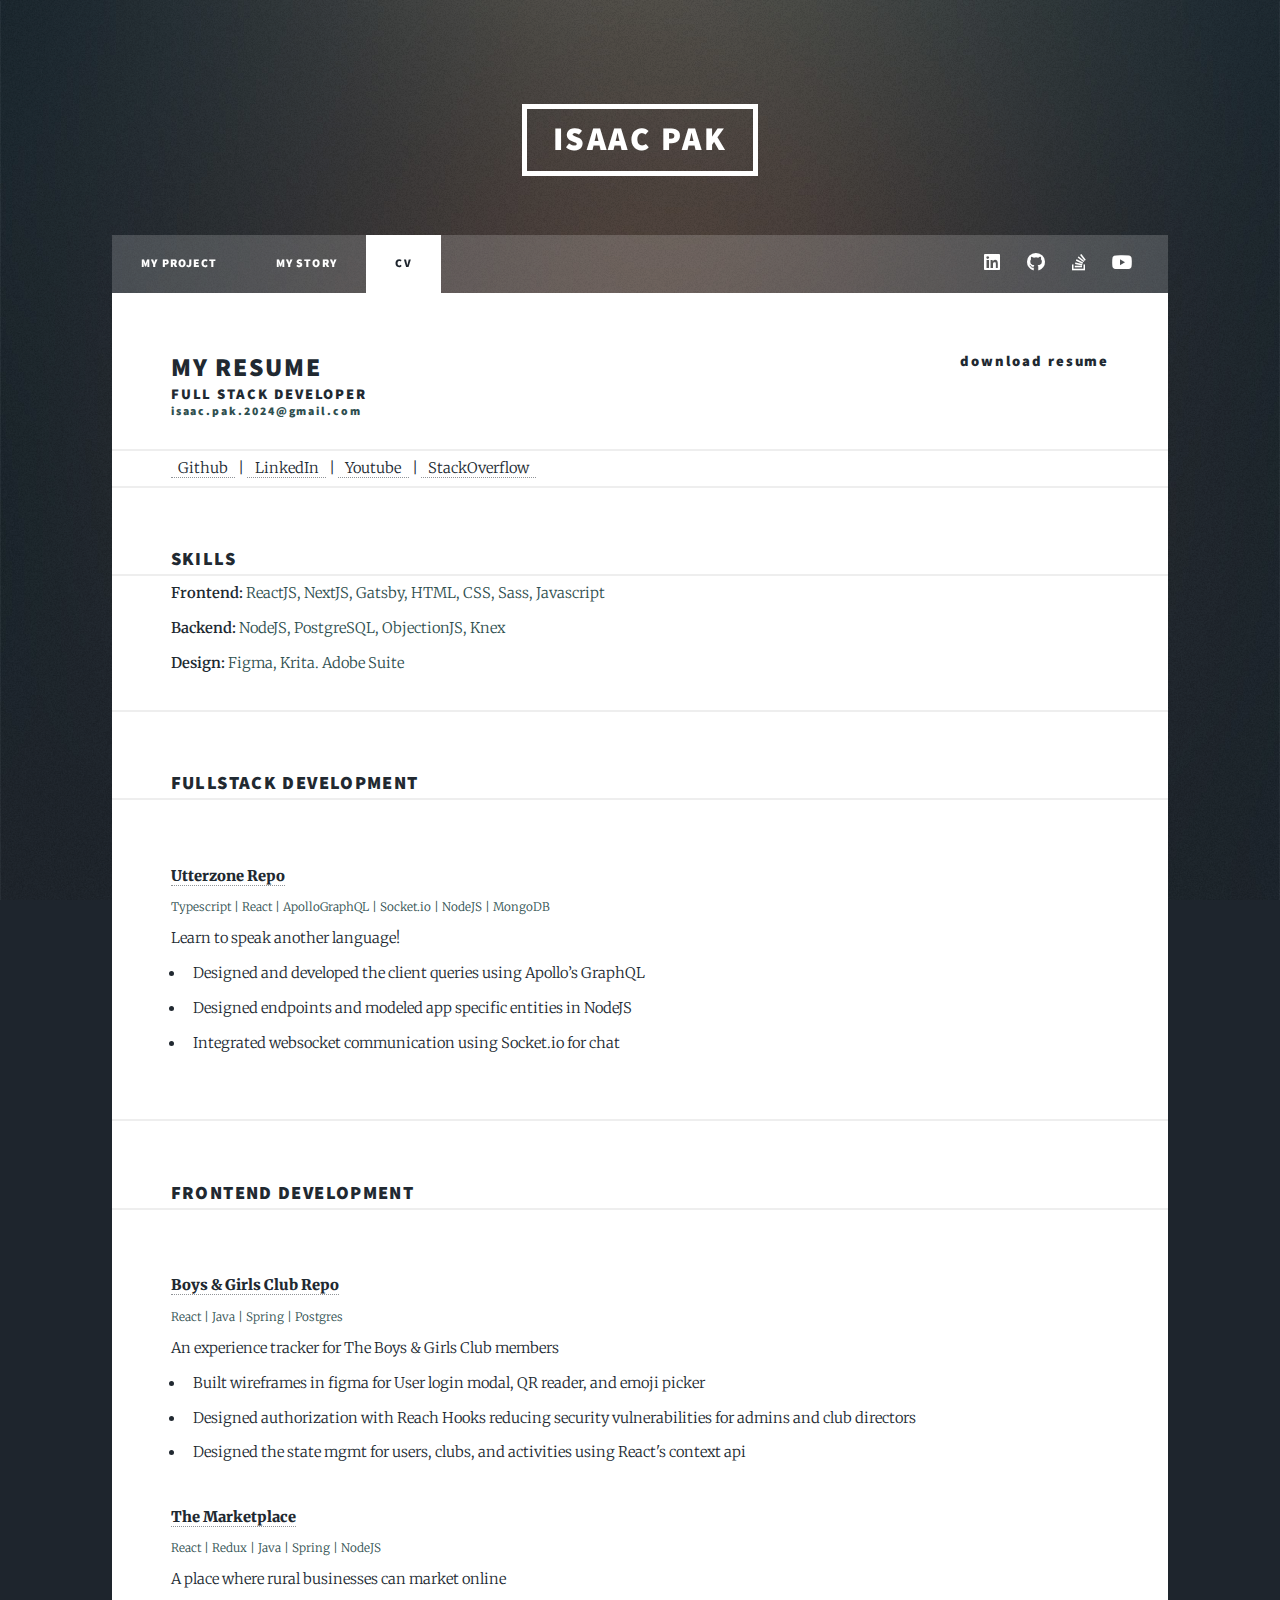
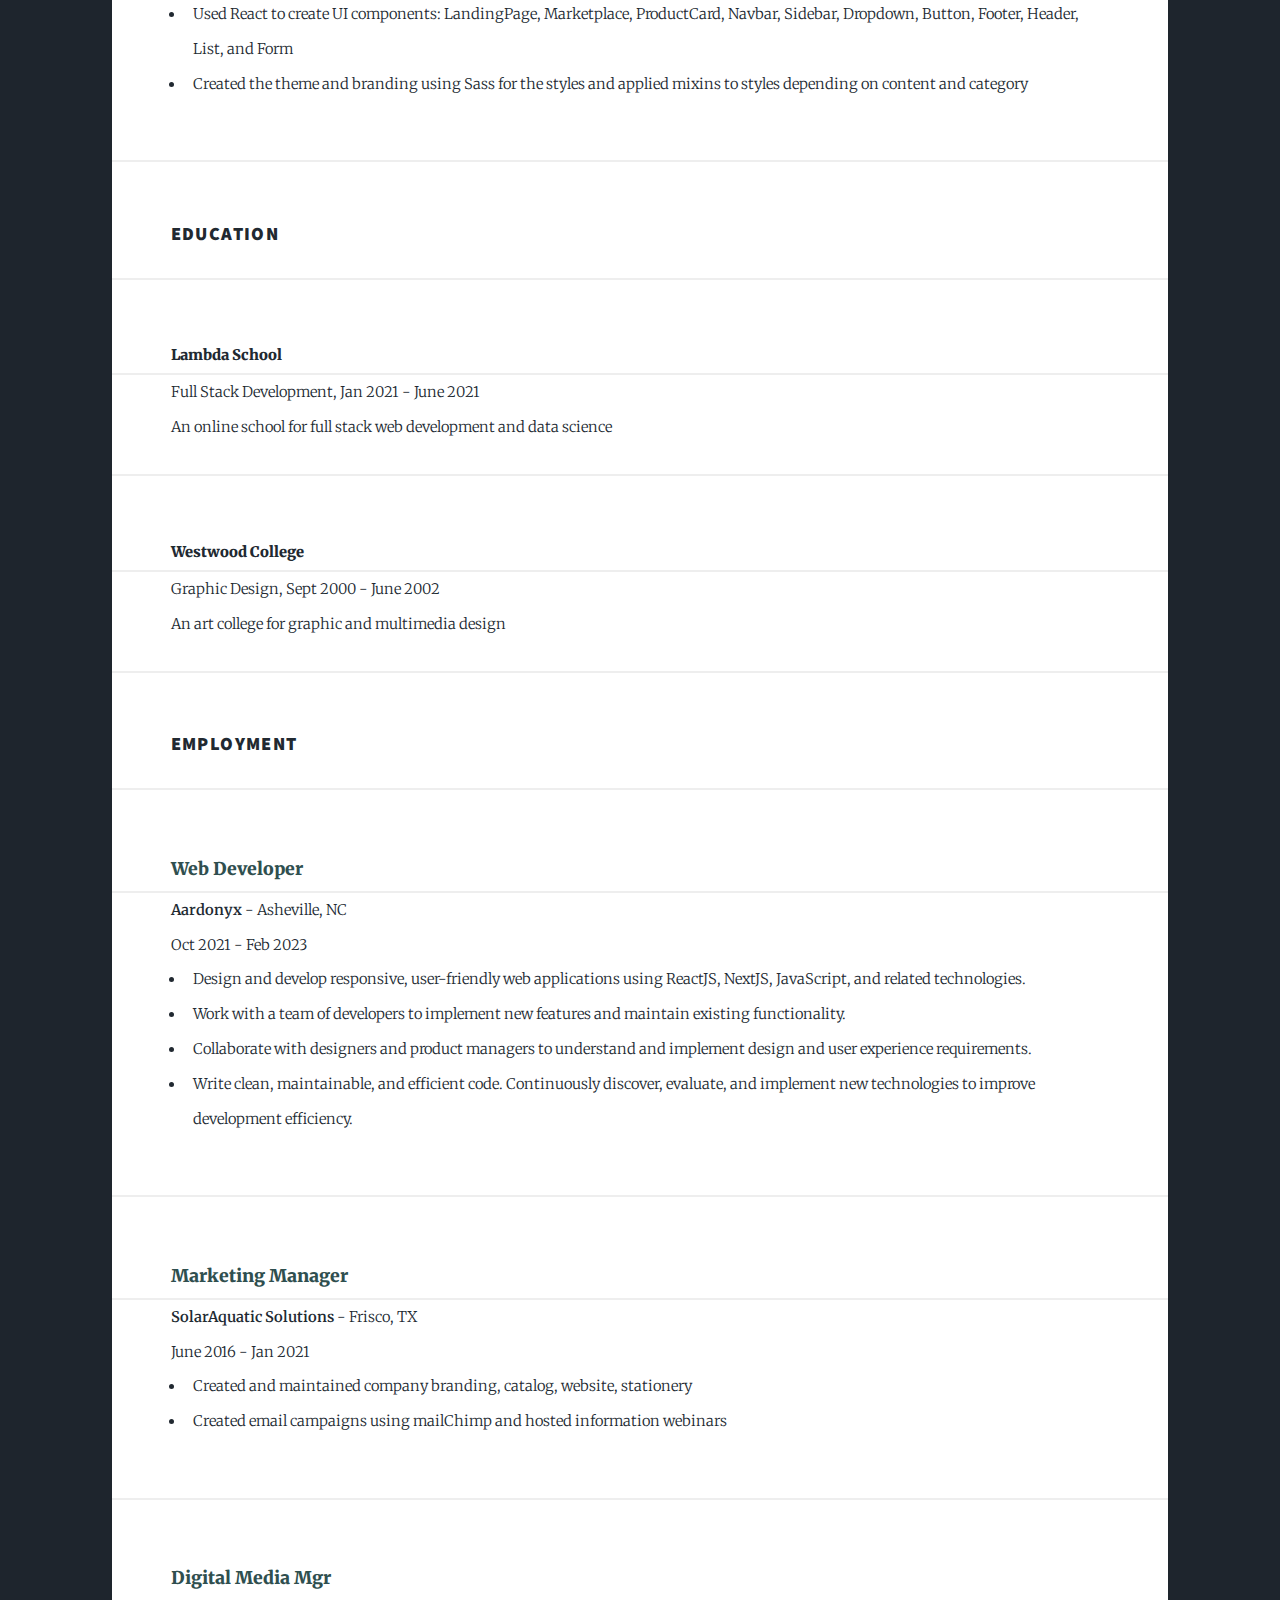
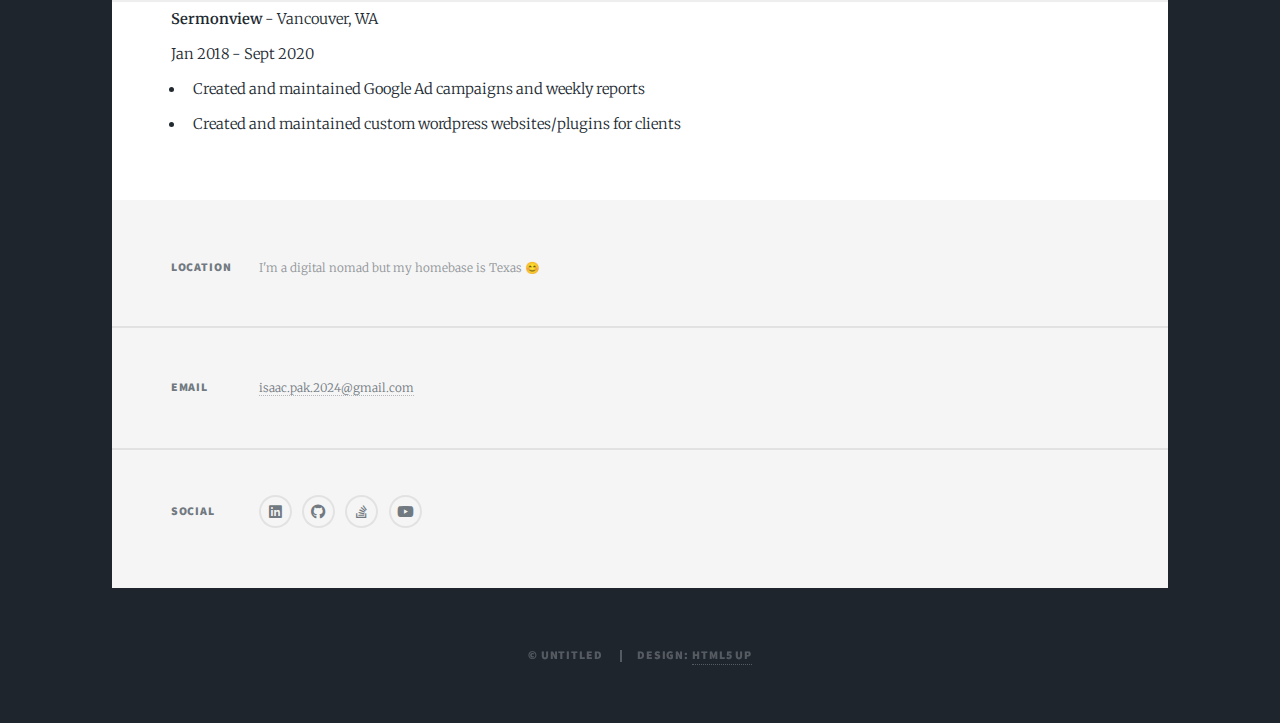
<file: stuff.html>
<!DOCTYPE html>
<!--
	Massively by HTML5 UP
	html5up.net | @ajlkn
	Free for personal and commercial use under the CCA 3.0 license (html5up.net/license)
-->
<html>
  <head>
    <title>Other Stuff - Isaac Pak</title>
    <meta charset="utf-8" />
    <meta name="viewport" content="width=device-width, initial-scale=1" />
    <link rel="stylesheet" href="assets/css/main.css" />
    <noscript
      ><link rel="stylesheet" href="assets/css/noscript.css"
    /></noscript>
  </head>
  <body class="is-preload">
    <!-- Wrapper -->
    <div id="wrapper">
      <!-- Header -->
      <header id="header">
        <a href="index.html" class="logo">Isaac Pak</a>
      </header>

      <!-- Nav -->
      <nav id="nav">
        <ul class="links">
          <li><a href="index.html">My Project</a></li>
          <li><a href="story.html">My Story</a></li>
          <li class="active"><a href="stuff.html">CV</a></li>
        </ul>
        <ul class="icons">
          <li>
            <a
              href="https://www.linkedin.com/in/isaacpak/"
              class="icon brands alt fa-linkedin"
              target="_blank"
              rel="noopener"
              ><span class="label">LinkedIn</span></a
            >
          </li>
          <li>
            <a
              href="https://github.com/pak11273"
              class="icon brands alt fa-github"
              target="_blank"
              rel="noopener"
              ><span class="label">GitHub</span></a
            >
          </li>
          <li>
            <a
              href="https://stackoverflow.com/users/1991020/isaac-pak?tab=profile"
              class="icon brands alt fa-stack-overflow"
              target="_blank"
              rel="noopener"
              ><span class="label">stackoverflow</span></a
            >
          </li>
          <li>
            <a
              href="https://www.youtube.com/channel/UCtL3fLuD1xmTei-PfyoGFGg"
              class="icon brands alt fa-youtube"
              target="_blank"
              rel="noopener"
              ><span class="label">Youtube</span></a
            >
          </li>
        </ul>
      </nav>

      <!-- Main -->
      <div id="main">
        <h2>
          My resume
          <span class="downloadPdf"
            ><a href="/assets/files/2023 ReactDeveloper.pdf"
              >download resume</a
            ></span
          >
          <div class="resume email">Full Stack Developer</div>
          <div class="resume email">
            <a href="mailto: isaac.pak.2024@gmail.com"
              >isaac.pak.2024@gmail.com</a
            >
          </div>
        </h2>
        <div class="resume links">
          <a href="" target="_blank" rel="noopener">Github</a>
          |
          <a href="" target="_blank" rel="noopener">LinkedIn</a>
          |
          <a href="" target="_blank" rel="noopener">Youtube</a>
          |
          <a href="" target="_blank" rel="noopener">StackOverflow</a>
        </div>
        <h3 class="resume subheading">Skills</h3>
        <div class="resume skills">
          <div>
            <b>Frontend:</b> ReactJS, NextJS, Gatsby, HTML, CSS, Sass,
            Javascript
          </div>
          <div><b>Backend:</b> NodeJS, PostgreSQL, ObjectionJS, Knex</div>
          <div><b>Design:</b> Figma, Krita. Adobe Suite</div>
        </div>
        <h3 class="resume subheading">Fullstack Development</h3>
        <div class="repos">
          <a
            href="https://github.com/pak11273/utterzone--original"
            target="_blank"
            rel="noopener"
            >Utterzone Repo</a
          >
          <div class="techstack">
            Typescript | React | ApolloGraphQL | Socket.io | NodeJS | MongoDB
          </div>
          <div>Learn to speak another language!</div>
          <ul>
            <li>
              Designed and developed the client queries using Apollo’s GraphQL
            </li>
            <li>
              Designed endpoints and modeled app specific entities in NodeJS
            </li>
            <li>Integrated websocket communication using Socket.io for chat</li>
          </ul>
        </div>

        <h3 class="resume subheading">Frontend Development</h3>
        <div class="repos">
          <a
            href="https://github.com/Lambda-School-Labs/bg-emotion-tracker-fe-b"
            target="_blank"
            rel="noopener"
            >Boys & Girls Club Repo</a
          >
          <div class="techstack">React | Java | Spring | Postgres</div>
          <div>An experience tracker for The Boys & Girls Club members</div>
          <ul>
            <li>
              Built wireframes in figma for User login modal, QR reader, and
              emoji picker
            </li>
            <li>
              Designed authorization with Reach Hooks reducing security
              vulnerabilities for admins and club directors
            </li>
            <li>
              Designed the state mgmt for users, clubs, and activities using
              React's context api
            </li>
          </ul>

          <a
            href="https://github.com/pak11273/marketplace-fe"
            target="_blank"
            rel="noopener"
            >The Marketplace</a
          >
          <div class="techstack">React | Redux | Java | Spring | NodeJS</div>
          <div>A place where rural businesses can market online</div>
          <ul>
            <li>
              Used React to create UI components: LandingPage, Marketplace,
              ProductCard, Navbar, Sidebar, Dropdown, Button, Footer, Header,
              List, and Form
            </li>
            <li>
              Created the theme and branding using Sass for the styles and
              applied mixins to styles depending on content and category
            </li>
          </ul>
        </div>

        <h3>Education</h3>
        <div class="resume work">Lambda School</div>
        <div class="resume workdate">
          <div>Full Stack Development, Jan 2021 - June 2021</div>
          <div>
            An online school for full stack web development and data science
          </div>
        </div>

        <div class="resume work">Westwood College</div>
        <div class="resume workdate">
          <div>Graphic Design, Sept 2000 - June 2002</div>
          <div>An art college for graphic and multimedia design</div>
        </div>

        <h3>Employment</h3>
        <div class="resume job">Web Developer</div>
        <div class="resume workdate">
          <div><b>Aardonyx</b> - Asheville, NC</div>
          <div class="resume workdate">Oct 2021 - Feb 2023</div>
          <ul>
            <li>
              Design and develop responsive, user-friendly web applications
              using ReactJS, NextJS, JavaScript, and related technologies.
            </li>
            <li>
              Work with a team of developers to implement new features and
              maintain existing functionality.
            </li>
            <li>
              Collaborate with designers and product managers to understand and
              implement design and user experience requirements.
            </li>
            <li>
              Write clean, maintainable, and efficient code. Continuously
              discover, evaluate, and implement new technologies to improve
              development efficiency.
            </li>
          </ul>
        </div>

        <div class="resume job">Marketing Manager</div>
        <div class="resume workdate">
          <div><b>SolarAquatic Solutions</b> - Frisco, TX</div>
          <div class="resume workdate">June 2016 - Jan 2021</div>
          <ul>
            <li>
              Created and maintained company branding, catalog, website,
              stationery
            </li>
            <li>
              Created email campaigns using mailChimp and hosted information
              webinars
            </li>
          </ul>
        </div>

        <div class="resume job">Digital Media Mgr</div>
        <div class="resume workdate">
          <div><b>Sermonview</b> - Vancouver, WA</div>
          <div class="resume workdate">Jan 2018 - Sept 2020</div>
          <ul>
            <li>
              Created and maintained Google Ad campaigns and weekly reports
            </li>
            <li>
              Created and maintained custom wordpress websites/plugins for
              clients
            </li>
          </ul>
        </div>
      </div>

      <!-- Footer -->
      <footer id="footer">
        <section class="split contact">
          <section class="alt">
            <h3>Location</h3>
            <p>I'm a digital nomad but my homebase is Texas 😊</p>
          </section>
          <!-- <section>
          <h3>Phone</h3>
          <p><a href="#">(000) 000-0000</a></p>
        </section> -->
          <section>
            <h3>Email</h3>
            <p><a href="#">isaac.pak.2024@gmail.com</a></p>
          </section>
          <section>
            <h3>Social</h3>
            <ul class="icons alt">
              <li>
                <a
                  href="https://www.linkedin.com/in/isaacpak/"
                  class="icon brands alt fa-linkedin"
                  target="_blank"
                  rel="noopener"
                  ><span class="label">LinkedIn</span></a
                >
              </li>
              <li>
                <a
                  href="https://github.com/pak11273"
                  class="icon brands alt fa-github"
                  target="_blank"
                  rel="noopener"
                  ><span class="label">GitHub</span></a
                >
              </li>
              <li>
                <a
                  href="https://stackoverflow.com/users/1991020/isaac-pak?tab=profile"
                  class="icon brands alt fa-stack-overflow"
                  target="_blank"
                  rel="noopener"
                  ><span class="label">stackoverflow</span></a
                >
              </li>
              <li>
                <a
                  href="https://www.youtube.com/channel/UCtL3fLuD1xmTei-PfyoGFGg"
                  class="icon brands alt fa-youtube"
                  target="_blank"
                  rel="noopener"
                  ><span class="label">Youtube</span></a
                >
              </li>
            </ul>
          </section>
        </section>
      </footer>

      <!-- Copyright -->
      <div id="copyright">
        <ul>
          <li>&copy; Untitled</li>
          <li>Design: <a href="https://html5up.net">HTML5 UP</a></li>
        </ul>
      </div>
    </div>

    <!-- Scripts -->
    <script src="assets/js/jquery.min.js"></script>
    <script src="assets/js/jquery.scrollex.min.js"></script>
    <script src="assets/js/jquery.scrolly.min.js"></script>
    <script src="assets/js/browser.min.js"></script>
    <script src="assets/js/breakpoints.min.js"></script>
    <script src="assets/js/util.js"></script>
    <script src="assets/js/main.js"></script>
  </body>
</html>
</file>
<file: assets/css/main.css>
@import url(fontawesome-all.min.css);
@import url('https://fonts.googleapis.com/css?family=Merriweather:300,700,300italic,700italic|Source+Sans+Pro:900');

/*
	Massively by HTML5 UP
	html5up.net | @ajlkn
	Free for personal and commercial use under the CCA 3.0 license (html5up.net/license)
*/

html,
body,
div,
span,
applet,
object,
iframe,
h1,
h2,
h3,
h4,
h5,
h6,
p,
blockquote,
pre,
a,
abbr,
acronym,
address,
big,
cite,
code,
del,
dfn,
em,
img,
ins,
kbd,
q,
s,
samp,
small,
strike,
strong,
sub,
sup,
tt,
var,
b,
u,
i,
center,
dl,
dt,
dd,
ol,
ul,
li,
fieldset,
form,
label,
legend,
table,
caption,
tbody,
tfoot,
thead,
tr,
th,
td,
article,
aside,
canvas,
details,
embed,
figure,
figcaption,
footer,
header,
hgroup,
menu,
nav,
output,
ruby,
section,
summary,
time,
mark,
audio,
video {
  margin: 0;
  padding: 0;
  border: 0;
  font-size: 100%;
  font: inherit;
  vertical-align: baseline;
}

article,
aside,
details,
figcaption,
figure,
footer,
header,
hgroup,
menu,
nav,
section {
  display: block;
}

body {
  line-height: 1;
}

ol,
ul {
  list-style: none;
}

blockquote,
q {
  quotes: none;
}

blockquote:before,
blockquote:after,
q:before,
q:after {
  content: '';
  content: none;
}

table {
  border-collapse: collapse;
  border-spacing: 0;
}

body {
  -webkit-text-size-adjust: none;
}

mark {
  background-color: transparent;
  color: inherit;
}

input::-moz-focus-inner {
  border: 0;
  padding: 0;
}

input,
select,
textarea {
  -moz-appearance: none;
  -webkit-appearance: none;
  -ms-appearance: none;
  appearance: none;
}

/* Basic */

@-ms-viewport {
  width: device-width;
}

body {
  -ms-overflow-style: scrollbar;
}

@media screen and (max-width: 480px) {
  html,
  body {
    min-width: 320px;
  }
}

html {
  box-sizing: border-box;
}

*,
*:before,
*:after {
  box-sizing: inherit;
}

body {
  background-color: #1e252d;
}

body.is-preload *,
body.is-preload *:before,
body.is-preload *:after {
  -moz-animation: none !important;
  -webkit-animation: none !important;
  -ms-animation: none !important;
  animation: none !important;
  -moz-transition: none !important;
  -webkit-transition: none !important;
  -ms-transition: none !important;
  transition: none !important;
}

/* Type */

html {
  font-size: 16pt;
}

@media screen and (max-width: 1680px) {
  html {
    font-size: 12pt;
  }
}

@media screen and (max-width: 1280px) {
  html {
    font-size: 11pt;
  }
}

@media screen and (max-width: 360px) {
  html {
    font-size: 10pt;
  }
}

body {
  color: #212931;
}

body,
input,
select,
textarea {
  font-family: 'Merriweather', Georgia, serif;
  font-weight: 300;
  font-size: 1rem;
  line-height: 2.375;
}

a {
  -moz-transition: color 0.2s ease-in-out, background-color 0.2s ease-in-out,
    border-color 0.2s ease-in-out, box-shadow 0.2s ease-in-out;
  -webkit-transition: color 0.2s ease-in-out, background-color 0.2s ease-in-out,
    border-color 0.2s ease-in-out, box-shadow 0.2s ease-in-out;
  -ms-transition: color 0.2s ease-in-out, background-color 0.2s ease-in-out,
    border-color 0.2s ease-in-out, box-shadow 0.2s ease-in-out;
  transition: color 0.2s ease-in-out, background-color 0.2s ease-in-out,
    border-color 0.2s ease-in-out, box-shadow 0.2s ease-in-out;
  border-bottom: dotted 1px;
  text-decoration: none;
}

a:hover {
  border-bottom-color: transparent;
}

strong,
b {
  font-weight: 600;
}

em,
i {
  font-style: italic;
}

p {
  text-align: justify;
  margin: 0 0 2rem 0;
}

h1,
h2,
h3,
h4,
h5,
h6 {
  font-family: 'Source Sans Pro', Helvetica, sans-serif;
  font-weight: 900;
  line-height: 1.5;
  letter-spacing: 0.075em;
  text-transform: uppercase;
  margin: 0 0 1rem 0;
}

h1 a,
h2 a,
h3 a,
h4 a,
h5 a,
h6 a {
  border-bottom: 0;
  color: inherit;
  text-decoration: none;
}

h1 {
  font-size: 4rem;
  line-height: 1.1;
  margin: 0 0 2rem 0;
}

h2 {
  font-size: 1.75rem;
  line-height: 1.3;
  margin: 0 0 1.5rem 0;
}

h3 {
  font-size: 1.25rem;
  margin: 0 0 1.5rem 0;
}

h4 {
  font-size: 1rem;
}

h5 {
  font-size: 0.9rem;
}

h6 {
  font-size: 0.8rem;
}

sub {
  font-size: 0.8rem;
  position: relative;
  top: 0.5rem;
}

sup {
  font-size: 0.8rem;
  position: relative;
  top: -0.5rem;
}

blockquote {
  border-left: solid 4px;
  font-style: italic;
  margin: 0 0 2rem 0;
  padding: 0.5rem 0 0.5rem 2rem;
}

code {
  border: solid 2px;
  font-family: 'Courier New', monospace;
  font-size: 0.9rem;
  margin: 0 0.25rem;
  padding: 0.25rem 0.65rem;
}

pre {
  -webkit-overflow-scrolling: touch;
  font-family: 'Courier New', monospace;
  font-size: 0.9rem;
  margin: 0 0 2rem 0;
}

pre code {
  display: block;
  line-height: 1.75;
  padding: 1rem 1.5rem;
  overflow-x: auto;
}

hr {
  border: 0;
  border-bottom: solid 2px;
  margin: 3rem 0;
}

hr.major {
  margin: 5rem 0;
}

.align-left {
  text-align: left;
}

.align-center {
  text-align: center;
}

.align-right {
  text-align: right;
}

input,
select,
textarea {
  color: #212931;
}

a {
  color: #212931;
  border-bottom-color: rgba(33, 41, 49, 0.5);
}

a:hover {
  border-bottom-color: transparent;
  color: #18bfef !important;
}

strong,
b {
  color: #212931;
}

h1,
h2,
h3,
h4,
h5,
h6 {
  color: #212931;
}

blockquote {
  border-left-color: #eeeeee;
}

code {
  background: rgba(220, 220, 220, 0.25);
  border-color: #eeeeee;
}

hr {
  border-bottom-color: #eeeeee;
}

/* Row */

.row {
  display: flex;
  flex-wrap: wrap;
  box-sizing: border-box;
  align-items: stretch;
}

.row > * {
  box-sizing: border-box;
}

.row.gtr-uniform > * > :last-child {
  margin-bottom: 0;
}

.row.aln-left {
  justify-content: flex-start;
}

.row.aln-center {
  justify-content: center;
}

.row.aln-right {
  justify-content: flex-end;
}

.row.aln-top {
  align-items: flex-start;
}

.row.aln-middle {
  align-items: center;
}

.row.aln-bottom {
  align-items: flex-end;
}

.row > .imp {
  order: -1;
}

.row > .col-1 {
  width: 8.33333%;
}

.row > .off-1 {
  margin-left: 8.33333%;
}

.row > .col-2 {
  width: 16.66667%;
}

.row > .off-2 {
  margin-left: 16.66667%;
}

.row > .col-3 {
  width: 25%;
}

.row > .off-3 {
  margin-left: 25%;
}

.row > .col-4 {
  width: 33.33333%;
}

.row > .off-4 {
  margin-left: 33.33333%;
}

.row > .col-5 {
  width: 41.66667%;
}

.row > .off-5 {
  margin-left: 41.66667%;
}

.row > .col-6 {
  width: 50%;
}

.row > .off-6 {
  margin-left: 50%;
}

.row > .col-7 {
  width: 58.33333%;
}

.row > .off-7 {
  margin-left: 58.33333%;
}

.row > .col-8 {
  width: 66.66667%;
}

.row > .off-8 {
  margin-left: 66.66667%;
}

.row > .col-9 {
  width: 75%;
}

.row > .off-9 {
  margin-left: 75%;
}

.row > .col-10 {
  width: 83.33333%;
}

.row > .off-10 {
  margin-left: 83.33333%;
}

.row > .col-11 {
  width: 91.66667%;
}

.row > .off-11 {
  margin-left: 91.66667%;
}

.row > .col-12 {
  width: 100%;
}

.row > .off-12 {
  margin-left: 100%;
}

.row.gtr-0 {
  margin-top: 0;
  margin-left: 0rem;
}

.row.gtr-0 > * {
  padding: 0 0 0 0rem;
}

.row.gtr-0.gtr-uniform {
  margin-top: 0rem;
}

.row.gtr-0.gtr-uniform > * {
  padding-top: 0rem;
}

.row.gtr-25 {
  margin-top: 0;
  margin-left: -0.375rem;
}

.row.gtr-25 > * {
  padding: 0 0 0 0.375rem;
}

.row.gtr-25.gtr-uniform {
  margin-top: -0.375rem;
}

.row.gtr-25.gtr-uniform > * {
  padding-top: 0.375rem;
}

.row.gtr-50 {
  margin-top: 0;
  margin-left: -0.75rem;
}

.row.gtr-50 > * {
  padding: 0 0 0 0.75rem;
}

.row.gtr-50.gtr-uniform {
  margin-top: -0.75rem;
}

.row.gtr-50.gtr-uniform > * {
  padding-top: 0.75rem;
}

.row {
  margin-top: 0;
  margin-left: -1.5rem;
}

.row > * {
  padding: 0 0 0 1.5rem;
}

.row.gtr-uniform {
  margin-top: -1.5rem;
}

.row.gtr-uniform > * {
  padding-top: 1.5rem;
}

.row.gtr-150 {
  margin-top: 0;
  margin-left: -2.25rem;
}

.row.gtr-150 > * {
  padding: 0 0 0 2.25rem;
}

.row.gtr-150.gtr-uniform {
  margin-top: -2.25rem;
}

.row.gtr-150.gtr-uniform > * {
  padding-top: 2.25rem;
}

.row.gtr-200 {
  margin-top: 0;
  margin-left: -3rem;
}

.row.gtr-200 > * {
  padding: 0 0 0 3rem;
}

.row.gtr-200.gtr-uniform {
  margin-top: -3rem;
}

.row.gtr-200.gtr-uniform > * {
  padding-top: 3rem;
}

@media screen and (max-width: 1680px) {
  .row {
    display: flex;
    flex-wrap: wrap;
    box-sizing: border-box;
    align-items: stretch;
  }

  .row > * {
    box-sizing: border-box;
  }

  .row.gtr-uniform > * > :last-child {
    margin-bottom: 0;
  }

  .row.aln-left {
    justify-content: flex-start;
  }

  .row.aln-center {
    justify-content: center;
  }

  .row.aln-right {
    justify-content: flex-end;
  }

  .row.aln-top {
    align-items: flex-start;
  }

  .row.aln-middle {
    align-items: center;
  }

  .row.aln-bottom {
    align-items: flex-end;
  }

  .row > .imp-xlarge {
    order: -1;
  }

  .row > .col-1-xlarge {
    width: 8.33333%;
  }

  .row > .off-1-xlarge {
    margin-left: 8.33333%;
  }

  .row > .col-2-xlarge {
    width: 16.66667%;
  }

  .row > .off-2-xlarge {
    margin-left: 16.66667%;
  }

  .row > .col-3-xlarge {
    width: 25%;
  }

  .row > .off-3-xlarge {
    margin-left: 25%;
  }

  .row > .col-4-xlarge {
    width: 33.33333%;
  }

  .row > .off-4-xlarge {
    margin-left: 33.33333%;
  }

  .row > .col-5-xlarge {
    width: 41.66667%;
  }

  .row > .off-5-xlarge {
    margin-left: 41.66667%;
  }

  .row > .col-6-xlarge {
    width: 50%;
  }

  .row > .off-6-xlarge {
    margin-left: 50%;
  }

  .row > .col-7-xlarge {
    width: 58.33333%;
  }

  .row > .off-7-xlarge {
    margin-left: 58.33333%;
  }

  .row > .col-8-xlarge {
    width: 66.66667%;
  }

  .row > .off-8-xlarge {
    margin-left: 66.66667%;
  }

  .row > .col-9-xlarge {
    width: 75%;
  }

  .row > .off-9-xlarge {
    margin-left: 75%;
  }

  .row > .col-10-xlarge {
    width: 83.33333%;
  }

  .row > .off-10-xlarge {
    margin-left: 83.33333%;
  }

  .row > .col-11-xlarge {
    width: 91.66667%;
  }

  .row > .off-11-xlarge {
    margin-left: 91.66667%;
  }

  .row > .col-12-xlarge {
    width: 100%;
  }

  .row > .off-12-xlarge {
    margin-left: 100%;
  }

  .row.gtr-0 {
    margin-top: 0;
    margin-left: 0rem;
  }

  .row.gtr-0 > * {
    padding: 0 0 0 0rem;
  }

  .row.gtr-0.gtr-uniform {
    margin-top: 0rem;
  }

  .row.gtr-0.gtr-uniform > * {
    padding-top: 0rem;
  }

  .row.gtr-25 {
    margin-top: 0;
    margin-left: -0.375rem;
  }

  .row.gtr-25 > * {
    padding: 0 0 0 0.375rem;
  }

  .row.gtr-25.gtr-uniform {
    margin-top: -0.375rem;
  }

  .row.gtr-25.gtr-uniform > * {
    padding-top: 0.375rem;
  }

  .row.gtr-50 {
    margin-top: 0;
    margin-left: -0.75rem;
  }

  .row.gtr-50 > * {
    padding: 0 0 0 0.75rem;
  }

  .row.gtr-50.gtr-uniform {
    margin-top: -0.75rem;
  }

  .row.gtr-50.gtr-uniform > * {
    padding-top: 0.75rem;
  }

  .row {
    margin-top: 0;
    margin-left: -1.5rem;
  }

  .row > * {
    padding: 0 0 0 1.5rem;
  }

  .row.gtr-uniform {
    margin-top: -1.5rem;
  }

  .row.gtr-uniform > * {
    padding-top: 1.5rem;
  }

  .row.gtr-150 {
    margin-top: 0;
    margin-left: -2.25rem;
  }

  .row.gtr-150 > * {
    padding: 0 0 0 2.25rem;
  }

  .row.gtr-150.gtr-uniform {
    margin-top: -2.25rem;
  }

  .row.gtr-150.gtr-uniform > * {
    padding-top: 2.25rem;
  }

  .row.gtr-200 {
    margin-top: 0;
    margin-left: -3rem;
  }

  .row.gtr-200 > * {
    padding: 0 0 0 3rem;
  }

  .row.gtr-200.gtr-uniform {
    margin-top: -3rem;
  }

  .row.gtr-200.gtr-uniform > * {
    padding-top: 3rem;
  }
}

@media screen and (max-width: 1280px) {
  .row {
    display: flex;
    flex-wrap: wrap;
    box-sizing: border-box;
    align-items: stretch;
  }

  .row > * {
    box-sizing: border-box;
  }

  .row.gtr-uniform > * > :last-child {
    margin-bottom: 0;
  }

  .row.aln-left {
    justify-content: flex-start;
  }

  .row.aln-center {
    justify-content: center;
  }

  .row.aln-right {
    justify-content: flex-end;
  }

  .row.aln-top {
    align-items: flex-start;
  }

  .row.aln-middle {
    align-items: center;
  }

  .row.aln-bottom {
    align-items: flex-end;
  }

  .row > .imp-large {
    order: -1;
  }

  .row > .col-1-large {
    width: 8.33333%;
  }

  .row > .off-1-large {
    margin-left: 8.33333%;
  }

  .row > .col-2-large {
    width: 16.66667%;
  }

  .row > .off-2-large {
    margin-left: 16.66667%;
  }

  .row > .col-3-large {
    width: 25%;
  }

  .row > .off-3-large {
    margin-left: 25%;
  }

  .row > .col-4-large {
    width: 33.33333%;
  }

  .row > .off-4-large {
    margin-left: 33.33333%;
  }

  .row > .col-5-large {
    width: 41.66667%;
  }

  .row > .off-5-large {
    margin-left: 41.66667%;
  }

  .row > .col-6-large {
    width: 50%;
  }

  .row > .off-6-large {
    margin-left: 50%;
  }

  .row > .col-7-large {
    width: 58.33333%;
  }

  .row > .off-7-large {
    margin-left: 58.33333%;
  }

  .row > .col-8-large {
    width: 66.66667%;
  }

  .row > .off-8-large {
    margin-left: 66.66667%;
  }

  .row > .col-9-large {
    width: 75%;
  }

  .row > .off-9-large {
    margin-left: 75%;
  }

  .row > .col-10-large {
    width: 83.33333%;
  }

  .row > .off-10-large {
    margin-left: 83.33333%;
  }

  .row > .col-11-large {
    width: 91.66667%;
  }

  .row > .off-11-large {
    margin-left: 91.66667%;
  }

  .row > .col-12-large {
    width: 100%;
  }

  .row > .off-12-large {
    margin-left: 100%;
  }

  .row.gtr-0 {
    margin-top: 0;
    margin-left: 0rem;
  }

  .row.gtr-0 > * {
    padding: 0 0 0 0rem;
  }

  .row.gtr-0.gtr-uniform {
    margin-top: 0rem;
  }

  .row.gtr-0.gtr-uniform > * {
    padding-top: 0rem;
  }

  .row.gtr-25 {
    margin-top: 0;
    margin-left: -0.375rem;
  }

  .row.gtr-25 > * {
    padding: 0 0 0 0.375rem;
  }

  .row.gtr-25.gtr-uniform {
    margin-top: -0.375rem;
  }

  .row.gtr-25.gtr-uniform > * {
    padding-top: 0.375rem;
  }

  .row.gtr-50 {
    margin-top: 0;
    margin-left: -0.75rem;
  }

  .row.gtr-50 > * {
    padding: 0 0 0 0.75rem;
  }

  .row.gtr-50.gtr-uniform {
    margin-top: -0.75rem;
  }

  .row.gtr-50.gtr-uniform > * {
    padding-top: 0.75rem;
  }

  .row {
    margin-top: 0;
    margin-left: -1.5rem;
  }

  .row > * {
    padding: 0 0 0 1.5rem;
  }

  .row.gtr-uniform {
    margin-top: -1.5rem;
  }

  .row.gtr-uniform > * {
    padding-top: 1.5rem;
  }

  .row.gtr-150 {
    margin-top: 0;
    margin-left: -2.25rem;
  }

  .row.gtr-150 > * {
    padding: 0 0 0 2.25rem;
  }

  .row.gtr-150.gtr-uniform {
    margin-top: -2.25rem;
  }

  .row.gtr-150.gtr-uniform > * {
    padding-top: 2.25rem;
  }

  .row.gtr-200 {
    margin-top: 0;
    margin-left: -3rem;
  }

  .row.gtr-200 > * {
    padding: 0 0 0 3rem;
  }

  .row.gtr-200.gtr-uniform {
    margin-top: -3rem;
  }

  .row.gtr-200.gtr-uniform > * {
    padding-top: 3rem;
  }
}

@media screen and (max-width: 980px) {
  .row {
    display: flex;
    flex-wrap: wrap;
    box-sizing: border-box;
    align-items: stretch;
  }

  .row > * {
    box-sizing: border-box;
  }

  .row.gtr-uniform > * > :last-child {
    margin-bottom: 0;
  }

  .row.aln-left {
    justify-content: flex-start;
  }

  .row.aln-center {
    justify-content: center;
  }

  .row.aln-right {
    justify-content: flex-end;
  }

  .row.aln-top {
    align-items: flex-start;
  }

  .row.aln-middle {
    align-items: center;
  }

  .row.aln-bottom {
    align-items: flex-end;
  }

  .row > .imp-medium {
    order: -1;
  }

  .row > .col-1-medium {
    width: 8.33333%;
  }

  .row > .off-1-medium {
    margin-left: 8.33333%;
  }

  .row > .col-2-medium {
    width: 16.66667%;
  }

  .row > .off-2-medium {
    margin-left: 16.66667%;
  }

  .row > .col-3-medium {
    width: 25%;
  }

  .row > .off-3-medium {
    margin-left: 25%;
  }

  .row > .col-4-medium {
    width: 33.33333%;
  }

  .row > .off-4-medium {
    margin-left: 33.33333%;
  }

  .row > .col-5-medium {
    width: 41.66667%;
  }

  .row > .off-5-medium {
    margin-left: 41.66667%;
  }

  .row > .col-6-medium {
    width: 50%;
  }

  .row > .off-6-medium {
    margin-left: 50%;
  }

  .row > .col-7-medium {
    width: 58.33333%;
  }

  .row > .off-7-medium {
    margin-left: 58.33333%;
  }

  .row > .col-8-medium {
    width: 66.66667%;
  }

  .row > .off-8-medium {
    margin-left: 66.66667%;
  }

  .row > .col-9-medium {
    width: 75%;
  }

  .row > .off-9-medium {
    margin-left: 75%;
  }

  .row > .col-10-medium {
    width: 83.33333%;
  }

  .row > .off-10-medium {
    margin-left: 83.33333%;
  }

  .row > .col-11-medium {
    width: 91.66667%;
  }

  .row > .off-11-medium {
    margin-left: 91.66667%;
  }

  .row > .col-12-medium {
    width: 100%;
  }

  .row > .off-12-medium {
    margin-left: 100%;
  }

  .row.gtr-0 {
    margin-top: 0;
    margin-left: 0rem;
  }

  .row.gtr-0 > * {
    padding: 0 0 0 0rem;
  }

  .row.gtr-0.gtr-uniform {
    margin-top: 0rem;
  }

  .row.gtr-0.gtr-uniform > * {
    padding-top: 0rem;
  }

  .row.gtr-25 {
    margin-top: 0;
    margin-left: -0.375rem;
  }

  .row.gtr-25 > * {
    padding: 0 0 0 0.375rem;
  }

  .row.gtr-25.gtr-uniform {
    margin-top: -0.375rem;
  }

  .row.gtr-25.gtr-uniform > * {
    padding-top: 0.375rem;
  }

  .row.gtr-50 {
    margin-top: 0;
    margin-left: -0.75rem;
  }

  .row.gtr-50 > * {
    padding: 0 0 0 0.75rem;
  }

  .row.gtr-50.gtr-uniform {
    margin-top: -0.75rem;
  }

  .row.gtr-50.gtr-uniform > * {
    padding-top: 0.75rem;
  }

  .row {
    margin-top: 0;
    margin-left: -1.5rem;
  }

  .row > * {
    padding: 0 0 0 1.5rem;
  }

  .row.gtr-uniform {
    margin-top: -1.5rem;
  }

  .row.gtr-uniform > * {
    padding-top: 1.5rem;
  }

  .row.gtr-150 {
    margin-top: 0;
    margin-left: -2.25rem;
  }

  .row.gtr-150 > * {
    padding: 0 0 0 2.25rem;
  }

  .row.gtr-150.gtr-uniform {
    margin-top: -2.25rem;
  }

  .row.gtr-150.gtr-uniform > * {
    padding-top: 2.25rem;
  }

  .row.gtr-200 {
    margin-top: 0;
    margin-left: -3rem;
  }

  .row.gtr-200 > * {
    padding: 0 0 0 3rem;
  }

  .row.gtr-200.gtr-uniform {
    margin-top: -3rem;
  }

  .row.gtr-200.gtr-uniform > * {
    padding-top: 3rem;
  }
}

@media screen and (max-width: 736px) {
  .row {
    display: flex;
    flex-wrap: wrap;
    box-sizing: border-box;
    align-items: stretch;
  }

  .row > * {
    box-sizing: border-box;
  }

  .row.gtr-uniform > * > :last-child {
    margin-bottom: 0;
  }

  .row.aln-left {
    justify-content: flex-start;
  }

  .row.aln-center {
    justify-content: center;
  }

  .row.aln-right {
    justify-content: flex-end;
  }

  .row.aln-top {
    align-items: flex-start;
  }

  .row.aln-middle {
    align-items: center;
  }

  .row.aln-bottom {
    align-items: flex-end;
  }

  .row > .imp-small {
    order: -1;
  }

  .row > .col-1-small {
    width: 8.33333%;
  }

  .row > .off-1-small {
    margin-left: 8.33333%;
  }

  .row > .col-2-small {
    width: 16.66667%;
  }

  .row > .off-2-small {
    margin-left: 16.66667%;
  }

  .row > .col-3-small {
    width: 25%;
  }

  .row > .off-3-small {
    margin-left: 25%;
  }

  .row > .col-4-small {
    width: 33.33333%;
  }

  .row > .off-4-small {
    margin-left: 33.33333%;
  }

  .row > .col-5-small {
    width: 41.66667%;
  }

  .row > .off-5-small {
    margin-left: 41.66667%;
  }

  .row > .col-6-small {
    width: 50%;
  }

  .row > .off-6-small {
    margin-left: 50%;
  }

  .row > .col-7-small {
    width: 58.33333%;
  }

  .row > .off-7-small {
    margin-left: 58.33333%;
  }

  .row > .col-8-small {
    width: 66.66667%;
  }

  .row > .off-8-small {
    margin-left: 66.66667%;
  }

  .row > .col-9-small {
    width: 75%;
  }

  .row > .off-9-small {
    margin-left: 75%;
  }

  .row > .col-10-small {
    width: 83.33333%;
  }

  .row > .off-10-small {
    margin-left: 83.33333%;
  }

  .row > .col-11-small {
    width: 91.66667%;
  }

  .row > .off-11-small {
    margin-left: 91.66667%;
  }

  .row > .col-12-small {
    width: 100%;
  }

  .row > .off-12-small {
    margin-left: 100%;
  }

  .row.gtr-0 {
    margin-top: 0;
    margin-left: 0rem;
  }

  .row.gtr-0 > * {
    padding: 0 0 0 0rem;
  }

  .row.gtr-0.gtr-uniform {
    margin-top: 0rem;
  }

  .row.gtr-0.gtr-uniform > * {
    padding-top: 0rem;
  }

  .row.gtr-25 {
    margin-top: 0;
    margin-left: -0.375rem;
  }

  .row.gtr-25 > * {
    padding: 0 0 0 0.375rem;
  }

  .row.gtr-25.gtr-uniform {
    margin-top: -0.375rem;
  }

  .row.gtr-25.gtr-uniform > * {
    padding-top: 0.375rem;
  }

  .row.gtr-50 {
    margin-top: 0;
    margin-left: -0.75rem;
  }

  .row.gtr-50 > * {
    padding: 0 0 0 0.75rem;
  }

  .row.gtr-50.gtr-uniform {
    margin-top: -0.75rem;
  }

  .row.gtr-50.gtr-uniform > * {
    padding-top: 0.75rem;
  }

  .row {
    margin-top: 0;
    margin-left: -1.5rem;
  }

  .row > * {
    padding: 0 0 0 1.5rem;
  }

  .row.gtr-uniform {
    margin-top: -1.5rem;
  }

  .row.gtr-uniform > * {
    padding-top: 1.5rem;
  }

  .row.gtr-150 {
    margin-top: 0;
    margin-left: -2.25rem;
  }

  .row.gtr-150 > * {
    padding: 0 0 0 2.25rem;
  }

  .row.gtr-150.gtr-uniform {
    margin-top: -2.25rem;
  }

  .row.gtr-150.gtr-uniform > * {
    padding-top: 2.25rem;
  }

  .row.gtr-200 {
    margin-top: 0;
    margin-left: -3rem;
  }

  .row.gtr-200 > * {
    padding: 0 0 0 3rem;
  }

  .row.gtr-200.gtr-uniform {
    margin-top: -3rem;
  }

  .row.gtr-200.gtr-uniform > * {
    padding-top: 3rem;
  }
}

@media screen and (max-width: 480px) {
  .row {
    display: flex;
    flex-wrap: wrap;
    box-sizing: border-box;
    align-items: stretch;
  }

  .row > * {
    box-sizing: border-box;
  }

  .row.gtr-uniform > * > :last-child {
    margin-bottom: 0;
  }

  .row.aln-left {
    justify-content: flex-start;
  }

  .row.aln-center {
    justify-content: center;
  }

  .row.aln-right {
    justify-content: flex-end;
  }

  .row.aln-top {
    align-items: flex-start;
  }

  .row.aln-middle {
    align-items: center;
  }

  .row.aln-bottom {
    align-items: flex-end;
  }

  .row > .imp-xsmall {
    order: -1;
  }

  .row > .col-1-xsmall {
    width: 8.33333%;
  }

  .row > .off-1-xsmall {
    margin-left: 8.33333%;
  }

  .row > .col-2-xsmall {
    width: 16.66667%;
  }

  .row > .off-2-xsmall {
    margin-left: 16.66667%;
  }

  .row > .col-3-xsmall {
    width: 25%;
  }

  .row > .off-3-xsmall {
    margin-left: 25%;
  }

  .row > .col-4-xsmall {
    width: 33.33333%;
  }

  .row > .off-4-xsmall {
    margin-left: 33.33333%;
  }

  .row > .col-5-xsmall {
    width: 41.66667%;
  }

  .row > .off-5-xsmall {
    margin-left: 41.66667%;
  }

  .row > .col-6-xsmall {
    width: 50%;
  }

  .row > .off-6-xsmall {
    margin-left: 50%;
  }

  .row > .col-7-xsmall {
    width: 58.33333%;
  }

  .row > .off-7-xsmall {
    margin-left: 58.33333%;
  }

  .row > .col-8-xsmall {
    width: 66.66667%;
  }

  .row > .off-8-xsmall {
    margin-left: 66.66667%;
  }

  .row > .col-9-xsmall {
    width: 75%;
  }

  .row > .off-9-xsmall {
    margin-left: 75%;
  }

  .row > .col-10-xsmall {
    width: 83.33333%;
  }

  .row > .off-10-xsmall {
    margin-left: 83.33333%;
  }

  .row > .col-11-xsmall {
    width: 91.66667%;
  }

  .row > .off-11-xsmall {
    margin-left: 91.66667%;
  }

  .row > .col-12-xsmall {
    width: 100%;
  }

  .row > .off-12-xsmall {
    margin-left: 100%;
  }

  .row.gtr-0 {
    margin-top: 0;
    margin-left: 0rem;
  }

  .row.gtr-0 > * {
    padding: 0 0 0 0rem;
  }

  .row.gtr-0.gtr-uniform {
    margin-top: 0rem;
  }

  .row.gtr-0.gtr-uniform > * {
    padding-top: 0rem;
  }

  .row.gtr-25 {
    margin-top: 0;
    margin-left: -0.375rem;
  }

  .row.gtr-25 > * {
    padding: 0 0 0 0.375rem;
  }

  .row.gtr-25.gtr-uniform {
    margin-top: -0.375rem;
  }

  .row.gtr-25.gtr-uniform > * {
    padding-top: 0.375rem;
  }

  .row.gtr-50 {
    margin-top: 0;
    margin-left: -0.75rem;
  }

  .row.gtr-50 > * {
    padding: 0 0 0 0.75rem;
  }

  .row.gtr-50.gtr-uniform {
    margin-top: -0.75rem;
  }

  .row.gtr-50.gtr-uniform > * {
    padding-top: 0.75rem;
  }

  .row {
    margin-top: 0;
    margin-left: -1.5rem;
  }

  .row > * {
    padding: 0 0 0 1.5rem;
  }

  .row.gtr-uniform {
    margin-top: -1.5rem;
  }

  .row.gtr-uniform > * {
    padding-top: 1.5rem;
  }

  .row.gtr-150 {
    margin-top: 0;
    margin-left: -2.25rem;
  }

  .row.gtr-150 > * {
    padding: 0 0 0 2.25rem;
  }

  .row.gtr-150.gtr-uniform {
    margin-top: -2.25rem;
  }

  .row.gtr-150.gtr-uniform > * {
    padding-top: 2.25rem;
  }

  .row.gtr-200 {
    margin-top: 0;
    margin-left: -3rem;
  }

  .row.gtr-200 > * {
    padding: 0 0 0 3rem;
  }

  .row.gtr-200.gtr-uniform {
    margin-top: -3rem;
  }

  .row.gtr-200.gtr-uniform > * {
    padding-top: 3rem;
  }
}

@media screen and (max-width: 360px) {
  .row {
    display: flex;
    flex-wrap: wrap;
    box-sizing: border-box;
    align-items: stretch;
  }

  .row > * {
    box-sizing: border-box;
  }

  .row.gtr-uniform > * > :last-child {
    margin-bottom: 0;
  }

  .row.aln-left {
    justify-content: flex-start;
  }

  .row.aln-center {
    justify-content: center;
  }

  .row.aln-right {
    justify-content: flex-end;
  }

  .row.aln-top {
    align-items: flex-start;
  }

  .row.aln-middle {
    align-items: center;
  }

  .row.aln-bottom {
    align-items: flex-end;
  }

  .row > .imp-xxsmall {
    order: -1;
  }

  .row > .col-1-xxsmall {
    width: 8.33333%;
  }

  .row > .off-1-xxsmall {
    margin-left: 8.33333%;
  }

  .row > .col-2-xxsmall {
    width: 16.66667%;
  }

  .row > .off-2-xxsmall {
    margin-left: 16.66667%;
  }

  .row > .col-3-xxsmall {
    width: 25%;
  }

  .row > .off-3-xxsmall {
    margin-left: 25%;
  }

  .row > .col-4-xxsmall {
    width: 33.33333%;
  }

  .row > .off-4-xxsmall {
    margin-left: 33.33333%;
  }

  .row > .col-5-xxsmall {
    width: 41.66667%;
  }

  .row > .off-5-xxsmall {
    margin-left: 41.66667%;
  }

  .row > .col-6-xxsmall {
    width: 50%;
  }

  .row > .off-6-xxsmall {
    margin-left: 50%;
  }

  .row > .col-7-xxsmall {
    width: 58.33333%;
  }

  .row > .off-7-xxsmall {
    margin-left: 58.33333%;
  }

  .row > .col-8-xxsmall {
    width: 66.66667%;
  }

  .row > .off-8-xxsmall {
    margin-left: 66.66667%;
  }

  .row > .col-9-xxsmall {
    width: 75%;
  }

  .row > .off-9-xxsmall {
    margin-left: 75%;
  }

  .row > .col-10-xxsmall {
    width: 83.33333%;
  }

  .row > .off-10-xxsmall {
    margin-left: 83.33333%;
  }

  .row > .col-11-xxsmall {
    width: 91.66667%;
  }

  .row > .off-11-xxsmall {
    margin-left: 91.66667%;
  }

  .row > .col-12-xxsmall {
    width: 100%;
  }

  .row > .off-12-xxsmall {
    margin-left: 100%;
  }

  .row.gtr-0 {
    margin-top: 0;
    margin-left: 0rem;
  }

  .row.gtr-0 > * {
    padding: 0 0 0 0rem;
  }

  .row.gtr-0.gtr-uniform {
    margin-top: 0rem;
  }

  .row.gtr-0.gtr-uniform > * {
    padding-top: 0rem;
  }

  .row.gtr-25 {
    margin-top: 0;
    margin-left: -0.375rem;
  }

  .row.gtr-25 > * {
    padding: 0 0 0 0.375rem;
  }

  .row.gtr-25.gtr-uniform {
    margin-top: -0.375rem;
  }

  .row.gtr-25.gtr-uniform > * {
    padding-top: 0.375rem;
  }

  .row.gtr-50 {
    margin-top: 0;
    margin-left: -0.75rem;
  }

  .row.gtr-50 > * {
    padding: 0 0 0 0.75rem;
  }

  .row.gtr-50.gtr-uniform {
    margin-top: -0.75rem;
  }

  .row.gtr-50.gtr-uniform > * {
    padding-top: 0.75rem;
  }

  .row {
    margin-top: 0;
    margin-left: -1.5rem;
  }

  .row > * {
    padding: 0 0 0 1.5rem;
  }

  .row.gtr-uniform {
    margin-top: -1.5rem;
  }

  .row.gtr-uniform > * {
    padding-top: 1.5rem;
  }

  .row.gtr-150 {
    margin-top: 0;
    margin-left: -2.25rem;
  }

  .row.gtr-150 > * {
    padding: 0 0 0 2.25rem;
  }

  .row.gtr-150.gtr-uniform {
    margin-top: -2.25rem;
  }

  .row.gtr-150.gtr-uniform > * {
    padding-top: 2.25rem;
  }

  .row.gtr-200 {
    margin-top: 0;
    margin-left: -3rem;
  }

  .row.gtr-200 > * {
    padding: 0 0 0 3rem;
  }

  .row.gtr-200.gtr-uniform {
    margin-top: -3rem;
  }

  .row.gtr-200.gtr-uniform > * {
    padding-top: 3rem;
  }
}

/* Box */

.box {
  border: solid 2px;
  margin-bottom: 2rem;
  padding: 1.5rem;
}

.box > :last-child,
.box > :last-child > :last-child,
.box > :last-child > :last-child > :last-child {
  margin-bottom: 0;
}

.box.alt {
  border: 0;
  border-radius: 0;
  padding: 0;
}

.box {
  border-color: #eeeeee;
}

/* Button */

input[type='submit'],
input[type='reset'],
input[type='button'],
button,
.button {
  -moz-appearance: none;
  -webkit-appearance: none;
  -ms-appearance: none;
  appearance: none;
  -moz-transition: background-color 0.2s ease-in-out,
    box-shadow 0.2s ease-in-out, color 0.2s ease-in-out;
  -webkit-transition: background-color 0.2s ease-in-out,
    box-shadow 0.2s ease-in-out, color 0.2s ease-in-out;
  -ms-transition: background-color 0.2s ease-in-out, box-shadow 0.2s ease-in-out,
    color 0.2s ease-in-out;
  transition: background-color 0.2s ease-in-out, box-shadow 0.2s ease-in-out,
    color 0.2s ease-in-out;
  border: 0;
  border-radius: 0;
  cursor: pointer;
  display: inline-block;
  font-family: 'Source Sans Pro', Helvetica, sans-serif;
  font-size: 0.8rem;
  font-weight: 900;
  letter-spacing: 0.075em;
  height: 3rem;
  line-height: 3rem;
  padding: 0 2rem;
  text-align: center;
  text-decoration: none;
  text-transform: uppercase;
  white-space: nowrap;
}

input[type='submit'].icon:before,
input[type='reset'].icon:before,
input[type='button'].icon:before,
button.icon:before,
.button.icon:before {
  margin-right: 0.5rem;
}

input[type='submit'].icon.solo,
input[type='reset'].icon.solo,
input[type='button'].icon.solo,
button.icon.solo,
.button.icon.solo {
  position: relative;
  width: 4rem;
  height: 4rem;
  line-height: 4rem;
  border-radius: 4rem;
  text-indent: 4rem;
  overflow: hidden;
  padding: 0;
  white-space: nowrap;
}

input[type='submit'].icon.solo:before,
input[type='reset'].icon.solo:before,
input[type='button'].icon.solo:before,
button.icon.solo:before,
.button.icon.solo:before {
  position: absolute;
  display: block;
  top: 0;
  left: 0;
  width: inherit;
  height: inherit;
  line-height: inherit;
  font-size: 1.25rem;
  margin-right: 0;
  text-align: center;
  text-indent: 0;
}

input[type='submit'].fit,
input[type='reset'].fit,
input[type='button'].fit,
button.fit,
.button.fit {
  width: 100%;
}

input[type='submit'].small,
input[type='reset'].small,
input[type='button'].small,
button.small,
.button.small {
  font-size: 0.7rem;
  height: 2.5rem;
  line-height: 2.5rem;
  padding: 0 1.5rem;
}

input[type='submit'].large,
input[type='reset'].large,
input[type='button'].large,
button.large,
.button.large {
  font-size: 0.9rem;
  height: 3.5rem;
  line-height: 3.5rem;
  padding: 0 2.75rem;
}

@media screen and (max-width: 980px) {
  input[type='submit'],
  input[type='reset'],
  input[type='button'],
  button,
  .button {
    font-size: 0.9rem;
    height: 3.25rem;
    line-height: 3.25rem;
  }

  input[type='submit'].large,
  input[type='reset'].large,
  input[type='button'].large,
  button.large,
  .button.large {
    font-size: 1rem;
    height: 3.75rem;
    line-height: 3.75rem;
  }
}

input[type='submit'].disabled,
input[type='submit']:disabled,
input[type='reset'].disabled,
input[type='reset']:disabled,
input[type='button'].disabled,
input[type='button']:disabled,
button.disabled,
button:disabled,
.button.disabled,
.button:disabled {
  pointer-events: none;
  opacity: 0.25;
}

input[type='submit'],
input[type='reset'],
input[type='button'],
button,
.button {
  background-color: transparent;
  box-shadow: inset 0 0 0 2px #212931;
  color: #212931 !important;
}

input[type='submit']:hover,
input[type='reset']:hover,
input[type='button']:hover,
button:hover,
.button:hover {
  box-shadow: inset 0 0 0 2px #18bfef;
  color: #18bfef !important;
}

input[type='submit'].primary,
input[type='reset'].primary,
input[type='button'].primary,
button.primary,
.button.primary {
  background-color: #212931;
  box-shadow: none;
  color: #ffffff !important;
}

input[type='submit'].primary:hover,
input[type='reset'].primary:hover,
input[type='button'].primary:hover,
button.primary:hover,
.button.primary:hover {
  background-color: #18bfef;
}

/* Form */

form {
  margin: 0 0 2rem 0;
}

form > :last-child {
  margin-bottom: 0;
}

form > .fields {
  display: -moz-flex;
  display: -webkit-flex;
  display: -ms-flex;
  display: flex;
  -moz-flex-wrap: wrap;
  -webkit-flex-wrap: wrap;
  -ms-flex-wrap: wrap;
  flex-wrap: wrap;
  width: calc(100% + 3rem);
  margin: -1.5rem 0 2rem -1.5rem;
}

form > .fields > .field {
  -moz-flex-grow: 0;
  -webkit-flex-grow: 0;
  -ms-flex-grow: 0;
  flex-grow: 0;
  -moz-flex-shrink: 0;
  -webkit-flex-shrink: 0;
  -ms-flex-shrink: 0;
  flex-shrink: 0;
  padding: 1.5rem 0 0 1.5rem;
  width: calc(100% - 1.5rem);
}

form > .fields > .field.half {
  width: calc(50% - 0.75rem);
}

form > .fields > .field.third {
  width: calc(100% / 3 - 0.5rem);
}

form > .fields > .field.quarter {
  width: calc(25% - 0.375rem);
}

@media screen and (max-width: 480px) {
  form > .fields {
    width: calc(100% + 3rem);
    margin: -1.5rem 0 2rem -1.5rem;
  }

  form > .fields > .field {
    padding: 1.5rem 0 0 1.5rem;
    width: calc(100% - 1.5rem);
  }

  form > .fields > .field.half {
    width: calc(100% - 1.5rem);
  }

  form > .fields > .field.third {
    width: calc(100% - 1.5rem);
  }

  form > .fields > .field.quarter {
    width: calc(100% - 1.5rem);
  }
}

label {
  display: block;
  font-family: 'Source Sans Pro', Helvetica, sans-serif;
  font-weight: 900;
  line-height: 1.5;
  letter-spacing: 0.075em;
  font-size: 0.8rem;
  text-transform: uppercase;
  margin: 0 0 0.75rem 0;
}

@media screen and (max-width: 980px) {
  label {
    font-size: 0.9rem;
  }
}

input[type='text'],
input[type='password'],
input[type='email'],
select,
textarea {
  -moz-appearance: none;
  -webkit-appearance: none;
  -ms-appearance: none;
  appearance: none;
  background: transparent;
  border-radius: 0;
  border: solid 2px;
  color: inherit;
  display: block;
  outline: 0;
  padding: 0 1rem;
  text-decoration: none;
  width: 100%;
}

input[type='text']:invalid,
input[type='password']:invalid,
input[type='email']:invalid,
select:invalid,
textarea:invalid {
  box-shadow: none;
}

select {
  background-size: 1.25rem;
  background-repeat: no-repeat;
  background-position: calc(100% - 1rem) center;
  height: 3rem;
  padding-right: 3rem;
  text-overflow: ellipsis;
}

select:focus::-ms-value {
  background-color: transparent;
}

select::-ms-expand {
  display: none;
}

input[type='text'],
input[type='password'],
input[type='email'],
select {
  height: 3rem;
}

textarea {
  padding: 0.75rem 1rem;
}

input[type='checkbox'],
input[type='radio'] {
  -moz-appearance: none;
  -webkit-appearance: none;
  -ms-appearance: none;
  appearance: none;
  display: block;
  float: left;
  margin-right: -2rem;
  opacity: 0;
  width: 1rem;
  z-index: -1;
}

input[type='checkbox'] + label,
input[type='radio'] + label {
  text-decoration: none;
  cursor: pointer;
  display: inline-block;
  font-size: 1rem;
  letter-spacing: 0;
  font-family: 'Merriweather', Georgia, serif;
  text-transform: none;
  font-weight: 300;
  padding-left: 2.8rem;
  padding-right: 1rem;
  position: relative;
}

input[type='checkbox'] + label:before,
input[type='radio'] + label:before {
  -moz-osx-font-smoothing: grayscale;
  -webkit-font-smoothing: antialiased;
  display: inline-block;
  font-style: normal;
  font-variant: normal;
  text-rendering: auto;
  line-height: 1;
  text-transform: none !important;
  font-family: 'Font Awesome 5 Free';
  font-weight: 900;
}

input[type='checkbox'] + label:before,
input[type='radio'] + label:before {
  border-radius: 0;
  border: solid 2px;
  content: '';
  display: inline-block;
  font-size: 0.8rem;
  height: 1.8rem;
  left: 0;
  line-height: 1.65rem;
  position: absolute;
  text-align: center;
  top: -0.125rem;
  width: 1.8rem;
}

input[type='checkbox']:checked + label:before,
input[type='radio']:checked + label:before {
  content: '\f00c';
}

input[type='checkbox'] + label:before {
  border-radius: 0;
}

input[type='radio'] + label:before {
  border-radius: 100%;
}

::-webkit-input-placeholder {
  opacity: 1;
}

:-moz-placeholder {
  opacity: 1;
}

::-moz-placeholder {
  opacity: 1;
}

:-ms-input-placeholder {
  opacity: 1;
}

label {
  color: #212931;
}

input[type='text'],
input[type='password'],
input[type='email'],
select,
textarea {
  border-color: #eeeeee;
}

input[type='text']:focus,
input[type='password']:focus,
input[type='email']:focus,
select:focus,
textarea:focus {
  border-color: #18bfef;
}

select {
  background-image: url("data:image/svg+xml;charset=utf8,%3Csvg xmlns='http://www.w3.org/2000/svg' width='40' height='40' preserveAspectRatio='none' viewBox='0 0 40 40'%3E%3Cpath d='M9.4,12.3l10.4,10.4l10.4-10.4c0.2-0.2,0.5-0.4,0.9-0.4c0.3,0,0.6,0.1,0.9,0.4l3.3,3.3c0.2,0.2,0.4,0.5,0.4,0.9 c0,0.4-0.1,0.6-0.4,0.9L20.7,31.9c-0.2,0.2-0.5,0.4-0.9,0.4c-0.3,0-0.6-0.1-0.9-0.4L4.3,17.3c-0.2-0.2-0.4-0.5-0.4-0.9 c0-0.4,0.1-0.6,0.4-0.9l3.3-3.3c0.2-0.2,0.5-0.4,0.9-0.4S9.1,12.1,9.4,12.3z' fill='%23eeeeee' /%3E%3C/svg%3E");
}

select option {
  background-color: #ffffff;
  color: #212931;
}

.select-wrapper:before {
  color: #eeeeee;
}

input[type='checkbox'] + label,
input[type='radio'] + label {
  color: #212931;
}

input[type='checkbox'] + label:before,
input[type='radio'] + label:before {
  border-color: #eeeeee;
}

input[type='checkbox']:checked + label:before,
input[type='radio']:checked + label:before {
  background-color: #212931;
  border-color: #212931;
  color: #ffffff;
}

input[type='checkbox']:focus + label:before,
input[type='radio']:focus + label:before {
  border-color: #18bfef;
}

::-webkit-input-placeholder {
  color: #909498 !important;
}

:-moz-placeholder {
  color: #909498 !important;
}

::-moz-placeholder {
  color: #909498 !important;
}

:-ms-input-placeholder {
  color: #909498 !important;
}

.formerize-placeholder {
  color: #909498 !important;
}

/* Icon */

.icon {
  text-decoration: none;
  border-bottom: none;
  position: relative;
}

.icon:before {
  -moz-osx-font-smoothing: grayscale;
  -webkit-font-smoothing: antialiased;
  display: inline-block;
  font-style: normal;
  font-variant: normal;
  text-rendering: auto;
  line-height: 1;
  text-transform: none !important;
  font-family: 'Font Awesome 5 Free';
  font-weight: 400;
}

.icon > .label {
  display: none;
}

.icon:before {
  line-height: inherit;
}

.icon.solid:before {
  font-weight: 900;
}

.icon.brands:before {
  font-family: 'Font Awesome 5 Brands';
}

/* Image */

.image {
  border: 0;
  display: inline-block;
  position: relative;
}

.image img {
  display: block;
}

.image.left,
.image.right {
  max-width: 40%;
}

.image.left img,
.image.right img {
  width: 100%;
}

.image.left {
  float: left;
  margin: 0 2rem 2rem 0;
  top: 0.75rem;
}

.image.right {
  float: right;
  margin: 0 0 2rem 2rem;
  top: 0.75rem;
}

.image.fit {
  display: block;
  margin: 2.5rem 0;
  width: 100%;
}

.image.fit:first-child {
  margin-top: 0;
}

.image.fit img {
  width: 100%;
}

.image.main {
  display: block;
  margin: 2rem 0;
  width: 100%;
}

.image.main:first-child {
  margin-top: 0;
}

.image.main img {
  width: 100%;
}

@media screen and (max-width: 736px) {
  .image.fit {
    margin: 2rem 0;
  }

  .image.main {
    margin: 2rem 0;
  }
}

a.image {
  overflow: hidden;
}

a.image img {
  -moz-transition: -moz-transform 0.2s ease-out;
  -webkit-transition: -webkit-transform 0.2s ease-out;
  -ms-transition: -ms-transform 0.2s ease-out;
  transition: transform 0.2s ease-out;
}

a.image:hover img {
  -moz-transform: scale(1.05);
  -webkit-transform: scale(1.05);
  -ms-transform: scale(1.05);
  transform: scale(1.05);
}

/* Actions */

ul.actions {
  display: -moz-flex;
  display: -webkit-flex;
  display: -ms-flex;
  display: flex;
  cursor: default;
  list-style: none;
  margin-left: -1rem;
  padding-left: 0;
}

ul.actions li {
  padding: 0 0 0 1rem;
  vertical-align: middle;
}

ul.actions.special {
  -moz-justify-content: center;
  -webkit-justify-content: center;
  -ms-justify-content: center;
  justify-content: center;
  width: 100%;
  margin-left: 0;
}

ul.actions.special li:first-child {
  padding-left: 0;
}

ul.actions.stacked {
  -moz-flex-direction: column;
  -webkit-flex-direction: column;
  -ms-flex-direction: column;
  flex-direction: column;
  margin-left: 0;
}

ul.actions.stacked li {
  padding: 1.3rem 0 0 0;
}

ul.actions.stacked li:first-child {
  padding-top: 0;
}

ul.actions.fit {
  width: calc(100% + 1rem);
}

ul.actions.fit li {
  -moz-flex-grow: 1;
  -webkit-flex-grow: 1;
  -ms-flex-grow: 1;
  flex-grow: 1;
  -moz-flex-shrink: 1;
  -webkit-flex-shrink: 1;
  -ms-flex-shrink: 1;
  flex-shrink: 1;
  width: 100%;
}

ul.actions.fit li > * {
  width: 100%;
}

ul.actions.fit.stacked {
  width: 100%;
}

@media screen and (max-width: 480px) {
  ul.actions:not(.fixed) {
    -moz-flex-direction: column;
    -webkit-flex-direction: column;
    -ms-flex-direction: column;
    flex-direction: column;
    margin-left: 0;
    width: 100% !important;
  }

  ul.actions:not(.fixed) li {
    -moz-flex-grow: 1;
    -webkit-flex-grow: 1;
    -ms-flex-grow: 1;
    flex-grow: 1;
    -moz-flex-shrink: 1;
    -webkit-flex-shrink: 1;
    -ms-flex-shrink: 1;
    flex-shrink: 1;
    padding: 1rem 0 0 0;
    text-align: center;
    width: 100%;
  }

  ul.actions:not(.fixed) li > * {
    width: 100%;
  }

  ul.actions:not(.fixed) li:first-child {
    padding-top: 0;
  }

  ul.actions:not(.fixed) li input[type='submit'],
  ul.actions:not(.fixed) li input[type='reset'],
  ul.actions:not(.fixed) li input[type='button'],
  ul.actions:not(.fixed) li button,
  ul.actions:not(.fixed) li .button {
    width: 100%;
  }

  ul.actions:not(.fixed) li input[type='submit'].icon:before,
  ul.actions:not(.fixed) li input[type='reset'].icon:before,
  ul.actions:not(.fixed) li input[type='button'].icon:before,
  ul.actions:not(.fixed) li button.icon:before,
  ul.actions:not(.fixed) li .button.icon:before {
    margin-left: -0.5rem;
  }
}

/* Icons */

ul.icons {
  cursor: default;
  list-style: none;
  padding-left: 0;
}

ul.icons li {
  display: inline-block;
  padding: 0 0.5rem 0 0;
  vertical-align: middle;
}

ul.icons li:last-child {
  padding-right: 0;
}

ul.icons li .icon:before {
  width: 2.25rem;
  height: 2.25rem;
  line-height: 2.25rem;
  display: inline-block;
  text-align: center;
  border-radius: 100%;
  font-size: 1.25rem;
}

ul.icons.alt li .icon:before {
  -moz-transition: color 0.2s ease-in-out, background-color 0.2s ease-in-out,
    border-color 0.2s ease-in-out, box-shadow 0.2s ease-in-out;
  -webkit-transition: color 0.2s ease-in-out, background-color 0.2s ease-in-out,
    border-color 0.2s ease-in-out, box-shadow 0.2s ease-in-out;
  -ms-transition: color 0.2s ease-in-out, background-color 0.2s ease-in-out,
    border-color 0.2s ease-in-out, box-shadow 0.2s ease-in-out;
  transition: color 0.2s ease-in-out, background-color 0.2s ease-in-out,
    border-color 0.2s ease-in-out, box-shadow 0.2s ease-in-out;
  font-size: 1rem;
}

/* List */

ol {
  list-style: decimal;
  margin: 0 0 2rem 0;
  padding-left: 1.25rem;
}

ol li {
  padding-left: 0.25rem;
}

ul {
  list-style: disc;
  margin: 0 0 2rem 0;
  padding-left: 1rem;
}

ul li {
  padding-left: 0.5rem;
}

ul.divided {
  list-style: none;
  padding-left: 0;
}

ul.divided li {
  border-top: solid 1px;
  padding: 0.5rem 0;
}

ul.divided li:first-child {
  border-top: 0;
  padding-top: 0;
}

dl {
  margin: 0 0 2rem 0;
}

dl dt {
  display: block;
  font-weight: 600;
  margin: 0 0 1rem 0;
}

dl dd {
  margin-left: 2rem;
}

ul.divided li {
  border-top-color: #eeeeee;
}

ul.icons li a.icon:hover:before {
  color: #18bfef;
}

ul.icons.alt li .icon:before {
  box-shadow: inset 0 0 0 2px #eeeeee;
}

ul.icons.alt li a.icon:hover:before {
  box-shadow: inset 0 0 0 2px #18bfef;
}

/* Section/Article */

section.special,
article.special {
  text-align: center;
}

header {
  cursor: default;
}

header > .date {
  display: block;
  font-size: 0.8rem;
  height: 1;
  margin: 0 0 1rem 0;
  position: relative;
}

header > p {
  font-style: italic;
}

header > h1 + p {
  font-size: 1.1rem;
  margin-top: -0.5rem;
  line-height: 2;
}

header > h2 + p {
  font-size: 1rem;
  margin-top: -0.75rem;
}

header > h3 + p {
  font-size: 0.9rem;
  margin-top: -0.75rem;
}

header > h4 + p {
  font-size: 0.8rem;
  margin-top: -0.75rem;
}

header.major {
  margin: 0 0 4rem 0;
  text-align: center;
}

header.major > :last-child {
  margin-bottom: 0;
}

header.major > p {
  margin-top: 0;
  text-align: left;
}

header.major > .date {
  font-size: 1rem;
  margin: 0 0 4rem 0;
}

header.major > .date:before,
header.major > .date:after {
  content: '';
  display: block;
  position: absolute;
  top: 50%;
  width: calc(50% - 6rem);
  border-top: solid 2px;
}

header.major > .date:before {
  left: 0;
}

header.major > .date:after {
  right: 0;
}

@media screen and (max-width: 980px) {
  header br {
    display: none;
  }
}

@media screen and (max-width: 736px) {
  header.major {
    margin: 0 0 2rem 0;
  }
}

header.major .date:before,
header.major .date:after {
  border-top-color: #eeeeee;
}

/* Table */

.table-wrapper {
  -webkit-overflow-scrolling: touch;
  overflow-x: auto;
}

table {
  margin: 0 0 2rem 0;
  width: 100%;
}

table tbody tr {
  border: solid 1px;
  border-left: 0;
  border-right: 0;
}

table td {
  padding: 0.75rem 0.75rem;
}

table th {
  font-family: 'Source Sans Pro', Helvetica, sans-serif;
  font-size: 0.8rem;
  font-weight: 900;
  letter-spacing: 0.075em;
  line-height: 1.5;
  padding: 0 0.75rem 0.75rem 0.75rem;
  text-align: left;
  text-transform: uppercase;
}

@media screen and (max-width: 980px) {
  table th {
    font-size: 0.9rem;
  }
}

table thead {
  border-bottom: solid 2px;
}

table tfoot {
  border-top: solid 2px;
}

table.alt {
  border-collapse: separate;
}

table.alt tbody tr td {
  border: solid 1px;
  border-left-width: 0;
  border-top-width: 0;
}

table.alt tbody tr td:first-child {
  border-left-width: 1px;
}

table.alt tbody tr:first-child td {
  border-top-width: 1px;
}

table.alt thead {
  border-bottom: 0;
}

table.alt tfoot {
  border-top: 0;
}

table tbody tr {
  border-color: #eeeeee;
}

table tbody tr:nth-child(2n + 1) {
  background-color: rgba(220, 220, 220, 0.25);
}

table th {
  color: #212931;
}

table thead {
  border-bottom-color: #eeeeee;
}

table tfoot {
  border-top-color: #eeeeee;
}

table.alt tbody tr td {
  border-color: #eeeeee;
}

/* Pagination */

.pagination {
  display: -moz-inline-flex;
  display: -webkit-inline-flex;
  display: -ms-inline-flex;
  display: inline-flex;
  -moz-user-select: none;
  -webkit-user-select: none;
  -ms-user-select: none;
  user-select: none;
  cursor: default;
  list-style: none;
  margin: 0 0 2rem 2px;
  padding: 0;
}

.pagination a,
.pagination span {
  -moz-transition: background-color 0.2s ease-in-out,
    border-color 0.2s ease-in-out, box-shadow 0.2s ease-in-out,
    color 0.2s ease-in-out;
  -webkit-transition: background-color 0.2s ease-in-out,
    border-color 0.2s ease-in-out, box-shadow 0.2s ease-in-out,
    color 0.2s ease-in-out;
  -ms-transition: background-color 0.2s ease-in-out,
    border-color 0.2s ease-in-out, box-shadow 0.2s ease-in-out,
    color 0.2s ease-in-out;
  transition: background-color 0.2s ease-in-out, border-color 0.2s ease-in-out,
    box-shadow 0.2s ease-in-out, color 0.2s ease-in-out;
  border: solid 2px;
  display: inline-block;
  font-family: 'Source Sans Pro', Helvetica, sans-serif;
  font-size: 0.8rem;
  font-weight: 900;
  height: 3rem;
  letter-spacing: 0.075em;
  line-height: calc(3rem - 4px);
  margin-left: -2px;
  min-width: 3rem;
  position: relative;
  text-align: center;
  text-decoration: none;
  text-transform: uppercase;
}

.pagination .next,
.pagination .previous {
  text-decoration: none;
  padding: 0 1.75rem;
}

.pagination .next:before,
.pagination .previous:before {
  -moz-osx-font-smoothing: grayscale;
  -webkit-font-smoothing: antialiased;
  display: inline-block;
  font-style: normal;
  font-variant: normal;
  text-rendering: auto;
  line-height: 1;
  text-transform: none !important;
  font-family: 'Font Awesome 5 Free';
  font-weight: 900;
}

.pagination .next:before,
.pagination .previous:before {
  display: inline-block;
  color: inherit !important;
  line-height: inherit;
}

.pagination .previous:before {
  content: '\f104';
  margin-right: 0.9375em;
}

.pagination .next:before {
  content: '\f105';
  float: right;
  margin-left: 0.9375em;
}

@media screen and (max-width: 980px) {
  .pagination a,
  .pagination span {
    font-size: 0.9rem;
  }
}

@media screen and (max-width: 480px) {
  .pagination .page,
  .pagination .extra {
    display: none;
  }
}

.pagination a,
.pagination span {
  border-color: #eeeeee;
}

.pagination a {
  color: #212931 !important;
}

.pagination a:hover {
  color: #18bfef !important;
  border-color: #18bfef;
  z-index: 1;
}

.pagination a:hover + a,
.pagination a:hover + span {
  border-left-color: #18bfef;
}

.pagination a.active {
  background-color: #eeeeee;
}

.pagination span {
  color: #eeeeee;
}

/* Wrapper */

#wrapper {
  -moz-transition: opacity 0.5s ease;
  -webkit-transition: opacity 0.5s ease;
  -ms-transition: opacity 0.5s ease;
  transition: opacity 0.5s ease;
  position: relative;
  z-index: 1;
  overflow: hidden;
}

#wrapper > .bg {
  position: absolute;
  top: 0;
  left: 0;
  width: 100%;
  height: 100%;
  background-color: #212931;
  background-image: url('../../images/overlay.png'),
    linear-gradient(0deg, rgba(0, 0, 0, 0.1), rgba(0, 0, 0, 0.1)),
    url('../../images/bg.jpg');
  background-size: auto, auto, 100% auto;
  background-position: center, center, top center;
  background-repeat: repeat, no-repeat, no-repeat;
  background-attachment: scroll, scroll, scroll;
  z-index: -1;
}

#wrapper > .bg.fixed {
  position: fixed;
  width: 100vw;
  height: 100vh;
}

#wrapper.fade-in:before {
  pointer-events: none;
  -moz-transition: opacity 1s ease-in-out;
  -webkit-transition: opacity 1s ease-in-out;
  -ms-transition: opacity 1s ease-in-out;
  transition: opacity 1s ease-in-out;
  -moz-transition-delay: 0.75s;
  -webkit-transition-delay: 0.75s;
  -ms-transition-delay: 0.75s;
  transition-delay: 0.75s;
  background: #1e252d;
  content: '';
  display: block;
  height: 100%;
  left: 0;
  opacity: 0;
  position: fixed;
  top: 0;
  width: 100%;
}

body.is-preload #wrapper.fade-in:before {
  opacity: 1;
}

@media screen and (orientation: portrait) {
  #wrapper > .bg {
    background-size: auto, auto, auto 175%;
  }
}

/* Intro */

#intro {
  color: #ffffff;
  padding: 8rem 4rem 6rem 4rem;
  -moz-align-items: center;
  -webkit-align-items: center;
  -ms-align-items: center;
  align-items: center;
  display: -moz-flex;
  display: -webkit-flex;
  display: -ms-flex;
  display: flex;
  -moz-flex-direction: column;
  -webkit-flex-direction: column;
  -ms-flex-direction: column;
  flex-direction: column;
  -moz-justify-content: -moz-flex-end;
  -webkit-justify-content: -webkit-flex-end;
  -ms-justify-content: -ms-flex-end;
  justify-content: flex-end;
  -moz-transition: opacity 1s ease, -moz-transform 1s ease;
  -webkit-transition: opacity 1s ease, -webkit-transform 1s ease;
  -ms-transition: opacity 1s ease, -ms-transform 1s ease;
  transition: opacity 1s ease, transform 1s ease;
  position: relative;
  cursor: default;
  text-align: center;
  z-index: 1;
  min-height: 100vh;
}

#intro input,
#intro select,
#intro textarea {
  color: #ffffff;
}

#intro a {
  color: #ffffff;
  border-bottom-color: rgba(255, 255, 255, 0.5);
}

#intro a:hover {
  border-bottom-color: transparent;
  color: #18bfef !important;
}

#intro strong,
#intro b {
  color: #ffffff;
}

#intro h1,
#intro h2,
#intro h3,
#intro h4,
#intro h5,
#intro h6 {
  color: #ffffff;
}

#intro blockquote {
  border-left-color: #ffffff;
}

#intro code {
  background: rgba(255, 255, 255, 0.075);
  border-color: #ffffff;
}

#intro hr {
  border-bottom-color: #ffffff;
}

#intro input[type='submit'],
#intro input[type='reset'],
#intro input[type='button'],
#intro button,
#intro .button {
  background-color: transparent;
  box-shadow: inset 0 0 0 2px #ffffff;
  color: #ffffff !important;
}

#intro input[type='submit']:hover,
#intro input[type='reset']:hover,
#intro input[type='button']:hover,
#intro button:hover,
#intro .button:hover {
  box-shadow: inset 0 0 0 2px #18bfef;
  color: #18bfef !important;
}

#intro input[type='submit'].primary,
#intro input[type='reset'].primary,
#intro input[type='button'].primary,
#intro button.primary,
#intro .button.primary {
  background-color: #ffffff;
  box-shadow: none;
  color: #1e252d !important;
}

#intro input[type='submit'].primary:hover,
#intro input[type='reset'].primary:hover,
#intro input[type='button'].primary:hover,
#intro button.primary:hover,
#intro .button.primary:hover {
  background-color: #18bfef;
}

#intro h1 {
  font-size: 5rem;
  line-height: 1;
}

#intro p {
  font-size: 1.25rem;
  font-style: italic;
  margin-top: -0.25rem;
  text-align: center;
}

#intro + #header {
  margin-top: -20rem;
}

#intro + #header .logo {
  -moz-transform: translateY(2rem);
  -webkit-transform: translateY(2rem);
  -ms-transform: translateY(2rem);
  transform: translateY(2rem);
  opacity: 0;
  visibility: hidden;
}

#intro.hidden {
  pointer-events: none;
  -moz-transform: translateY(2rem);
  -webkit-transform: translateY(2rem);
  -ms-transform: translateY(2rem);
  transform: translateY(2rem);
  -moz-transition: opacity 0.5s ease, -moz-transform 0.5s ease, visibility 0.5s;
  -webkit-transition: opacity 0.5s ease, -webkit-transform 0.5s ease,
    visibility 0.5s;
  -ms-transition: opacity 0.5s ease, -ms-transform 0.5s ease, visibility 0.5s;
  transition: opacity 0.5s ease, transform 0.5s ease, visibility 0.5s;
  opacity: 0;
  visibility: hidden;
}

#intro.hidden + #header .logo {
  -moz-transform: translateY(0);
  -webkit-transform: translateY(0);
  -ms-transform: translateY(0);
  transform: translateY(0);
  opacity: 1;
  visibility: visible;
}

body.is-preload #intro {
  -moz-transform: translateY(2rem);
  -webkit-transform: translateY(2rem);
  -ms-transform: translateY(2rem);
  transform: translateY(2rem);
  opacity: 0;
}

body.is-preload #intro:not(.hidden) + #header + #nav {
  -moz-transform: translateY(4rem);
  -webkit-transform: translateY(4rem);
  -ms-transform: translateY(4rem);
  transform: translateY(4rem);
  opacity: 0;
}

@media screen and (max-width: 980px) {
  #intro {
    padding: 4rem 4rem 2rem 4rem;
    min-height: 90vh;
  }

  #intro p br {
    display: none;
  }

  #intro + #header {
    margin-top: -14rem;
  }
}

@media screen and (max-width: 736px) {
  #intro {
    padding: 3rem 2rem 1rem 2rem;
    min-height: 80vh;
  }

  #intro h1 {
    font-size: 3.25rem;
    line-height: 1.1;
    margin-bottom: 1rem;
  }

  #intro p {
    font-size: 1rem;
    margin-top: 0rem;
  }

  #intro .actions {
    display: none;
  }
}

/* Header */

#header {
  color: #ffffff;
  -moz-align-items: center;
  -webkit-align-items: center;
  -ms-align-items: center;
  align-items: center;
  display: -moz-flex;
  display: -webkit-flex;
  display: -ms-flex;
  display: flex;
  -moz-flex-direction: column;
  -webkit-flex-direction: column;
  -ms-flex-direction: column;
  flex-direction: column;
  -moz-justify-content: -moz-flex-end;
  -webkit-justify-content: -webkit-flex-end;
  -ms-justify-content: -ms-flex-end;
  justify-content: flex-end;
  pointer-events: none;
  -moz-user-select: none;
  -webkit-user-select: none;
  -ms-user-select: none;
  user-select: none;
  height: 20rem;
  padding-bottom: 8rem;
  position: relative;
  text-align: center;
  z-index: 2;
}

#header input,
#header select,
#header textarea {
  color: #ffffff;
}

#header a {
  color: #ffffff;
  border-bottom-color: rgba(255, 255, 255, 0.5);
}

#header a:hover {
  border-bottom-color: transparent;
  color: #18bfef !important;
}

#header strong,
#header b {
  color: #ffffff;
}

#header h1,
#header h2,
#header h3,
#header h4,
#header h5,
#header h6 {
  color: #ffffff;
}

#header blockquote {
  border-left-color: #ffffff;
}

#header code {
  background: rgba(255, 255, 255, 0.075);
  border-color: #ffffff;
}

#header hr {
  border-bottom-color: #ffffff;
}

#header .logo {
  -moz-transition: border-color 0.2s ease-in-out, color 0.2s ease-in-out,
    opacity 0.5s ease, -moz-transform 0.5s ease, visibility 0.5s;
  -webkit-transition: border-color 0.2s ease-in-out, color 0.2s ease-in-out,
    opacity 0.5s ease, -webkit-transform 0.5s ease, visibility 0.5s;
  -ms-transition: border-color 0.2s ease-in-out, color 0.2s ease-in-out,
    opacity 0.5s ease, -ms-transform 0.5s ease, visibility 0.5s;
  transition: border-color 0.2s ease-in-out, color 0.2s ease-in-out,
    opacity 0.5s ease, transform 0.5s ease, visibility 0.5s;
  pointer-events: auto;
  border-style: solid;
  border-color: #ffffff;
  border-width: 5px !important;
  font-family: 'Source Sans Pro', Helvetica, sans-serif;
  font-size: 2.25rem;
  font-weight: 900;
  letter-spacing: 0.075em;
  line-height: 1;
  padding: 1rem 1.75rem;
  text-transform: uppercase;
  visibility: visible;
}

#header .logo:hover {
  border-color: #18bfef !important;
  color: #18bfef !important;
}

@media screen and (max-width: 980px) {
  #header {
    height: 14rem;
    padding-bottom: 4rem;
  }
}

@media screen and (max-width: 736px) {
  #header {
    padding-bottom: 3rem;
  }

  #header .logo {
    font-size: 1.75rem;
    border-width: 3px !important;
  }
}

/* Nav */

#nav {
  color: #ffffff;
  display: -moz-flex;
  display: -webkit-flex;
  display: -ms-flex;
  display: flex;
  -moz-transition: -moz-transform 1s ease, opacity 1s ease;
  -webkit-transition: -webkit-transform 1s ease, opacity 1s ease;
  -ms-transition: -ms-transform 1s ease, opacity 1s ease;
  transition: transform 1s ease, opacity 1s ease;
  background: rgba(255, 255, 255, 0.175);
  height: 4rem;
  line-height: 4rem;
  margin: -4rem auto 0 auto;
  overflow: hidden;
  padding: 0 2rem 0 0;
  position: relative;
  width: calc(100% - 4rem);
  max-width: 72rem;
  z-index: 2;
}

#nav ul.divided li {
  border-top-color: #ffffff;
}

#nav ul.icons li a.icon:hover:before {
  color: #18bfef;
}

#nav ul.icons.alt li .icon:before {
  box-shadow: inset 0 0 0 2px #ffffff;
}

#nav ul.icons.alt li a.icon:hover:before {
  box-shadow: inset 0 0 0 2px #18bfef;
}

#nav input,
#nav select,
#nav textarea {
  color: #ffffff;
}

#nav a {
  color: #ffffff;
  border-bottom-color: rgba(255, 255, 255, 0.5);
}

#nav a:hover {
  border-bottom-color: transparent;
  color: #18bfef !important;
}

#nav strong,
#nav b {
  color: #ffffff;
}

#nav h1,
#nav h2,
#nav h3,
#nav h4,
#nav h5,
#nav h6 {
  color: #ffffff;
}

#nav blockquote {
  border-left-color: #ffffff;
}

#nav code {
  background: rgba(255, 255, 255, 0.075);
  border-color: #ffffff;
}

#nav hr {
  border-bottom-color: #ffffff;
}

#nav ul.links {
  display: -moz-flex;
  display: -webkit-flex;
  display: -ms-flex;
  display: flex;
  -moz-flex-grow: 1;
  -webkit-flex-grow: 1;
  -ms-flex-grow: 1;
  flex-grow: 1;
  -moz-flex-shrink: 1;
  -webkit-flex-shrink: 1;
  -ms-flex-shrink: 1;
  flex-shrink: 1;
  font-family: 'Source Sans Pro', Helvetica, sans-serif;
  font-weight: 900;
  letter-spacing: 0.075em;
  list-style: none;
  margin-bottom: 0;
  padding-left: 0;
  text-transform: uppercase;
}

#nav ul.links li {
  display: block;
  padding-left: 0;
}

#nav ul.links li a {
  -moz-transition: background-color 0.2s ease-in-out, color 0.2s ease-in-out;
  -webkit-transition: background-color 0.2s ease-in-out, color 0.2s ease-in-out;
  -ms-transition: background-color 0.2s ease-in-out, color 0.2s ease-in-out;
  transition: background-color 0.2s ease-in-out, color 0.2s ease-in-out;
  display: block;
  font-size: 0.8rem;
  outline: none;
  padding: 0 2rem;
}

#nav ul.links li a:hover {
  color: inherit !important;
  background-color: rgba(255, 255, 255, 0.1);
}

#nav ul.links li.active {
  background-color: #ffffff;
}

#nav ul.links li.active a {
  color: #1e252d;
}

#nav ul.links li.active a:hover {
  color: #18bfef !important;
}

#nav ul.icons {
  -moz-flex-grow: 0;
  -webkit-flex-grow: 0;
  -ms-flex-grow: 0;
  flex-grow: 0;
  -moz-flex-shrink: 0;
  -webkit-flex-shrink: 0;
  -ms-flex-shrink: 0;
  flex-shrink: 0;
  margin-bottom: 0;
}

@media screen and (max-width: 980px) {
  #nav {
    display: none;
  }
}

/* Main */

#main {
  background-color: #ffffff;
  position: relative;
  margin: 0 auto;
  width: calc(100% - 4rem);
  max-width: 72rem;
  z-index: 2;
}

#main > * {
  padding: 4rem 4rem 2rem 4rem;
  border-top: solid 2px #eeeeee;
  margin: 0;
}

#main > *:first-child {
  border-top: 0;
}

#main > footer {
  text-align: center;
}

#main > .post {
  padding: 8rem 8rem 6rem 8rem;
}

#main > .post header.major > .date {
  margin-top: -2rem;
}

#main > .post header.major > h1,
#main > .post header.major h2 {
  font-size: 4rem;
  line-height: 1.1;
  margin: 0 0 2rem 0;
}

#main > .post.featured {
  text-align: center;
}

@media screen and (max-width: 1280px) {
  #main > .post {
    padding: 6rem 4rem 4rem 4rem;
  }
}

@media screen and (max-width: 736px) {
  #main > .post {
    padding: 4rem 2rem 2rem 2rem;
  }

  #main > .post header.major > .date {
    margin-top: -1rem;
    margin-bottom: 2rem;
  }

  #main > .post header.major > h1,
  #main > .post header.major h2 {
    font-size: 2.5rem;
    line-height: 1.2;
    margin: 0 0 1.5rem 0;
  }
}

#main > .posts {
  display: -moz-flex;
  display: -webkit-flex;
  display: -ms-flex;
  display: flex;
  -moz-flex-wrap: wrap;
  -webkit-flex-wrap: wrap;
  -ms-flex-wrap: wrap;
  flex-wrap: wrap;
  -moz-align-items: -moz-stretch;
  -webkit-align-items: -webkit-stretch;
  -ms-align-items: -ms-stretch;
  align-items: stretch;
  text-align: center;
  width: 100%;
  padding: 0;
}

#main > .posts > * {
  -moz-flex-shrink: 1;
  -webkit-flex-shrink: 1;
  -ms-flex-shrink: 1;
  flex-shrink: 1;
  -moz-flex-grow: 0;
  -webkit-flex-grow: 0;
  -ms-flex-grow: 0;
  flex-grow: 0;
}

#main > .posts > * {
  width: 50%;
}

#main > .posts > * {
  padding: 4rem;
  width: 50%;
}

#main > .posts > article {
  border-color: #eeeeee;
  border-left-width: 2px;
  border-style: solid;
  border-top-width: 2px;
  text-align: center;
}

#main > .posts > article > :last-child {
  margin-bottom: 0;
}

#main > .posts > article:nth-child(2n - 1) {
  border-left-width: 0;
}

#main > .posts > article:nth-child(-n + 2) {
  border-top-width: 0;
}

@media screen and (max-width: 980px) {
  #main > .posts > * {
    width: 50%;
  }

  #main > .posts > * {
    padding: 2.5rem;
    width: 50%;
  }
}

@media screen and (max-width: 736px) {
  #main > .posts > * {
    width: 100%;
  }

  #main > .posts > * {
    padding: 2rem;
    width: 100%;
  }

  #main > .posts > article:nth-child(2n - 1) {
    border-left-width: 2px;
  }

  #main > .posts > article:nth-child(-n + 2) {
    border-top-width: 2px;
  }

  #main > .posts > article:nth-child(n) {
    border-left-width: 0;
  }

  #main > .posts > article:nth-child(-n + 1) {
    border-top-width: 0;
  }

  #main > .posts > article .image {
    max-width: 25rem;
    margin-left: auto;
    margin-right: auto;
  }
}

@media screen and (max-width: 736px) {
  #main > * {
    padding: 2rem 2rem 0.1rem 2rem;
  }
}

@media screen and (max-width: 480px) {
  #main {
    width: 100%;
  }
}

/* Footer */

#footer {
  color: #717981;
  display: -moz-flex;
  display: -webkit-flex;
  display: -ms-flex;
  display: flex;
  background-color: #f5f5f5;
  color: #909498;
  cursor: default;
  position: relative;
  margin: 0 auto;
  width: calc(100% - 4rem);
  max-width: 72rem;
  z-index: 2;
}

#footer input,
#footer select,
#footer textarea {
  color: #717981;
}

#footer a {
  color: #717981;
  border-bottom-color: rgba(113, 121, 129, 0.5);
}

#footer a:hover {
  border-bottom-color: transparent;
  color: #18bfef !important;
}

#footer strong,
#footer b {
  color: #717981;
}

#footer h1,
#footer h2,
#footer h3,
#footer h4,
#footer h5,
#footer h6 {
  color: #717981;
}

#footer blockquote {
  border-left-color: #e2e2e2;
}

#footer code {
  background: rgba(220, 220, 220, 0.5);
  border-color: #e2e2e2;
}

#footer hr {
  border-bottom-color: #e2e2e2;
}

#footer .box {
  border-color: #e2e2e2;
}

#footer input[type='submit'],
#footer input[type='reset'],
#footer input[type='button'],
#footer button,
#footer .button {
  background-color: transparent;
  box-shadow: inset 0 0 0 2px #717981;
  color: #717981 !important;
}

#footer input[type='submit']:hover,
#footer input[type='reset']:hover,
#footer input[type='button']:hover,
#footer button:hover,
#footer .button:hover {
  box-shadow: inset 0 0 0 2px #18bfef;
  color: #18bfef !important;
}

#footer input[type='submit'].primary,
#footer input[type='reset'].primary,
#footer input[type='button'].primary,
#footer button.primary,
#footer .button.primary {
  background-color: #717981;
  box-shadow: none;
  color: #f5f5f5 !important;
}

#footer input[type='submit'].primary:hover,
#footer input[type='reset'].primary:hover,
#footer input[type='button'].primary:hover,
#footer button.primary:hover,
#footer .button.primary:hover {
  background-color: #18bfef;
}

#footer label {
  color: #717981;
}

#footer input[type='text'],
#footer input[type='password'],
#footer input[type='email'],
#footer select,
#footer textarea {
  border-color: #e2e2e2;
}

#footer input[type='text']:focus,
#footer input[type='password']:focus,
#footer input[type='email']:focus,
#footer select:focus,
#footer textarea:focus {
  border-color: #18bfef;
}

#footer select {
  background-image: url("data:image/svg+xml;charset=utf8,%3Csvg xmlns='http://www.w3.org/2000/svg' width='40' height='40' preserveAspectRatio='none' viewBox='0 0 40 40'%3E%3Cpath d='M9.4,12.3l10.4,10.4l10.4-10.4c0.2-0.2,0.5-0.4,0.9-0.4c0.3,0,0.6,0.1,0.9,0.4l3.3,3.3c0.2,0.2,0.4,0.5,0.4,0.9 c0,0.4-0.1,0.6-0.4,0.9L20.7,31.9c-0.2,0.2-0.5,0.4-0.9,0.4c-0.3,0-0.6-0.1-0.9-0.4L4.3,17.3c-0.2-0.2-0.4-0.5-0.4-0.9 c0-0.4,0.1-0.6,0.4-0.9l3.3-3.3c0.2-0.2,0.5-0.4,0.9-0.4S9.1,12.1,9.4,12.3z' fill='%23e2e2e2' /%3E%3C/svg%3E");
}

#footer select option {
  background-color: #f5f5f5;
  color: #717981;
}

#footer .select-wrapper:before {
  color: #e2e2e2;
}

#footer input[type='checkbox'] + label,
#footer input[type='radio'] + label {
  color: #717981;
}

#footer input[type='checkbox'] + label:before,
#footer input[type='radio'] + label:before {
  border-color: #e2e2e2;
}

#footer input[type='checkbox']:checked + label:before,
#footer input[type='radio']:checked + label:before {
  background-color: #717981;
  border-color: #717981;
  color: #f5f5f5;
}

#footer input[type='checkbox']:focus + label:before,
#footer input[type='radio']:focus + label:before {
  border-color: #18bfef;
}

#footer ::-webkit-input-placeholder {
  color: #b3b7bb !important;
}

#footer :-moz-placeholder {
  color: #b3b7bb !important;
}

#footer ::-moz-placeholder {
  color: #b3b7bb !important;
}

#footer :-ms-input-placeholder {
  color: #b3b7bb !important;
}

#footer .formerize-placeholder {
  color: #b3b7bb !important;
}

#footer ul.divided li {
  border-top-color: #e2e2e2;
}

#footer ul.icons li a.icon:hover:before {
  color: #18bfef;
}

#footer ul.icons.alt li .icon:before {
  box-shadow: inset 0 0 0 2px #e2e2e2;
}

#footer ul.icons.alt li a.icon:hover:before {
  box-shadow: inset 0 0 0 2px #18bfef;
}

#footer header.major .date:before,
#footer header.major .date:after {
  border-top-color: #e2e2e2;
}

#footer table tbody tr {
  border-color: #e2e2e2;
}

#footer table tbody tr:nth-child(2n + 1) {
  background-color: rgba(220, 220, 220, 0.5);
}

#footer table th {
  color: #717981;
}

#footer table thead {
  border-bottom-color: #e2e2e2;
}

#footer table tfoot {
  border-top-color: #e2e2e2;
}

#footer table.alt tbody tr td {
  border-color: #e2e2e2;
}

#footer .pagination a,
#footer .pagination span {
  border-color: #e2e2e2;
}

#footer .pagination a {
  color: #717981 !important;
}

#footer .pagination a:hover {
  color: #18bfef !important;
  border-color: #18bfef;
  z-index: 1;
}

#footer .pagination a:hover + a,
#footer .pagination a:hover + span {
  border-left-color: #18bfef;
}

#footer .pagination a.active {
  background-color: #e2e2e2;
}

#footer .pagination span {
  color: #e2e2e2;
}

#footer > section {
  -moz-flex-basis: 50%;
  -webkit-flex-basis: 50%;
  -ms-flex-basis: 50%;
  flex-basis: 50%;
  -moz-flex-grow: 1;
  -webkit-flex-grow: 1;
  -ms-flex-grow: 1;
  flex-grow: 1;
  -moz-flex-shrink: 1;
  -webkit-flex-shrink: 1;
  -ms-flex-shrink: 1;
  flex-shrink: 1;
  padding: 4rem 4rem 2rem 4rem;
  border-left: solid 2px #e2e2e2;
}

#footer > section:first-child {
  border-left: 0;
}

#footer > section.split {
  display: -moz-flex;
  display: -webkit-flex;
  display: -ms-flex;
  display: flex;
  -moz-flex-direction: column;
  -webkit-flex-direction: column;
  -ms-flex-direction: column;
  flex-direction: column;
  padding: 0;
}

#footer > section.split > section {
  padding: 3rem 4rem 1rem 4rem;
  border-top: solid 2px #e2e2e2;
}

#footer > section.split > section:first-child {
  padding: 5rem 4rem 1rem 4rem;
  border-top: 0;
}

#footer > section.split > section:last-child {
  padding: 3rem 4rem 3rem 4rem;
}

#footer > section.split.contact > section {
  display: -moz-flex;
  display: -webkit-flex;
  display: -ms-flex;
  display: flex;
  -moz-align-items: center;
  -webkit-align-items: center;
  -ms-align-items: center;
  align-items: center;
  padding: 3.15rem 4rem;
}

#footer > section.split.contact > section > * {
  margin-bottom: 0;
}

#footer > section.split.contact > section > :first-child {
  -moz-flex-shrink: 0;
  -webkit-flex-shrink: 0;
  -ms-flex-shrink: 0;
  flex-shrink: 0;
  -moz-flex-grow: 0;
  -webkit-flex-grow: 0;
  -ms-flex-grow: 0;
  flex-grow: 0;
  width: 6rem;
}

#footer > section.split.contact > section > :last-child {
  -moz-flex-shrink: 1;
  -webkit-flex-shrink: 1;
  -ms-flex-shrink: 1;
  flex-shrink: 1;
  -moz-flex-grow: 1;
  -webkit-flex-grow: 1;
  -ms-flex-grow: 1;
  flex-grow: 1;
}

#footer > section.split.contact > section:first-child {
  padding: 4rem 4rem 3rem 4rem;
}

#footer > section.split.contact > section:last-child {
  padding: 3rem 4rem 4rem 4rem;
}

#footer > section.split.contact > section.alt {
  -moz-align-items: -moz-flex-start;
  -webkit-align-items: -webkit-flex-start;
  -ms-align-items: -ms-flex-start;
  align-items: flex-start;
}

#footer > section.split.contact > section.alt > :last-child {
  margin-top: -0.325rem;
}

#footer form label,
#footer h3,
#footer p {
  font-size: 0.8rem;
}

@media screen and (max-width: 980px) {
  #footer {
    display: block;
  }

  #footer > section {
    border-top: solid 2px #e2e2e2;
  }

  #footer > section:first-child {
    border-top: 0;
  }

  #footer > section.split > section {
    padding: 4rem 4rem 2rem 4rem;
  }

  #footer > section.split > section:first-child {
    padding: 4rem 4rem 2rem 4rem;
  }

  #footer > section.split > section:last-child {
    padding: 4rem 4rem 2rem 4rem;
  }

  #footer > section.split.contact > section {
    padding: 4rem;
  }

  #footer > section.split.contact > section:first-child {
    padding: 4rem;
  }

  #footer > section.split.contact > section:last-child {
    padding: 4rem;
  }

  #footer form label,
  #footer h3,
  #footer p {
    font-size: 0.9rem;
  }
}

@media screen and (max-width: 736px) {
  #footer > section {
    padding: 2rem 2rem 0.1rem 2rem;
  }

  #footer > section.split > section {
    padding: 2rem 2rem 0.1rem 2rem;
  }

  #footer > section.split > section:first-child {
    padding: 2rem 2rem 0.1rem 2rem;
  }

  #footer > section.split > section:last-child {
    padding: 2rem 2rem 0.1rem 2rem;
  }

  #footer > section.split.contact > section {
    padding: 2rem;
  }

  #footer > section.split.contact > section:first-child {
    padding: 2rem;
  }

  #footer > section.split.contact > section:last-child {
    padding: 2rem;
  }
}

@media screen and (max-width: 480px) {
  #footer {
    width: 100%;
  }
}

#copyright {
  color: #ffffff;
  position: relative;
  color: rgba(255, 255, 255, 0.25);
  cursor: default;
  font-family: 'Source Sans Pro', Helvetica, sans-serif;
  font-size: 0.8rem;
  font-weight: 900;
  letter-spacing: 0.075em;
  line-height: 1.5;
  text-align: center;
  text-transform: uppercase;
  margin: 4rem auto 8rem auto;
  width: calc(100% - 4rem);
  max-width: 72rem;
  z-index: 2;
}

#copyright input,
#copyright select,
#copyright textarea {
  color: #ffffff;
}

#copyright a {
  color: #ffffff;
  border-bottom-color: rgba(255, 255, 255, 0.5);
}

#copyright a:hover {
  border-bottom-color: transparent;
  color: #18bfef !important;
}

#copyright strong,
#copyright b {
  color: #ffffff;
}

#copyright h1,
#copyright h2,
#copyright h3,
#copyright h4,
#copyright h5,
#copyright h6 {
  color: #ffffff;
}

#copyright blockquote {
  border-left-color: #ffffff;
}

#copyright code {
  background: rgba(255, 255, 255, 0.075);
  border-color: #ffffff;
}

#copyright hr {
  border-bottom-color: #ffffff;
}

#copyright a {
  color: inherit;
  border-bottom-color: inherit;
}

#copyright ul {
  list-style: none;
  margin: 0;
  padding-left: 0;
}

#copyright ul li {
  border-left: solid 2px;
  display: inline-block;
  line-height: 1;
  margin-left: 1rem;
  padding-left: 1rem;
}

#copyright ul li:first-child {
  border-left: 0;
  margin-left: 0;
  padding-left: 0;
}

@media screen and (max-width: 1280px) {
  #copyright {
    margin: 4rem auto;
  }
}

@media screen and (max-width: 480px) {
  #copyright ul li {
    border-left: 0;
    margin: 1rem 0 0 0;
    padding-left: 0;
    display: block;
  }

  #copyright ul li:first-child {
    margin-top: 0;
  }
}

/* Nav Panel */

#navPanelToggle {
  text-decoration: none;
  -moz-transition: color 0.2s ease-in-out, background-color 0.2s ease-in-out,
    box-shadow 0.2s ease-in-out;
  -webkit-transition: color 0.2s ease-in-out, background-color 0.2s ease-in-out,
    box-shadow 0.2s ease-in-out;
  -ms-transition: color 0.2s ease-in-out, background-color 0.2s ease-in-out,
    box-shadow 0.2s ease-in-out;
  transition: color 0.2s ease-in-out, background-color 0.2s ease-in-out,
    box-shadow 0.2s ease-in-out;
  display: none;
  position: fixed;
  top: 0.75rem;
  right: 0.75rem;
  border: 0;
  color: #ffffff;
  font-family: 'Source Sans Pro', Helvetica, sans-serif;
  font-size: 0.9rem;
  font-weight: 900;
  letter-spacing: 0.075em;
  padding: 0.375rem 1.25rem;
  text-transform: uppercase;
  z-index: 10001;
}

#navPanelToggle:before {
  -moz-osx-font-smoothing: grayscale;
  -webkit-font-smoothing: antialiased;
  display: inline-block;
  font-style: normal;
  font-variant: normal;
  text-rendering: auto;
  line-height: 1;
  text-transform: none !important;
  font-family: 'Font Awesome 5 Free';
  font-weight: 900;
}

#navPanelToggle:before {
  content: '\f0c9';
  margin-right: 0.5rem;
}

#navPanelToggle.alt {
  background-color: rgba(255, 255, 255, 0.875);
  box-shadow: 0 0.125rem 0.75rem 0 rgba(30, 37, 45, 0.25);
  color: #212931;
}

#navPanelToggle.alt:hover {
  background-color: #ffffff;
}

@media screen and (max-width: 980px) {
  #navPanelToggle {
    display: block;
  }
}

@media screen and (max-width: 736px) {
  #navPanelToggle {
    font-size: 0.8rem;
    padding: 0.25rem 1rem;
  }
}

#navPanel {
  -moz-transform: translateX(20rem);
  -webkit-transform: translateX(20rem);
  -ms-transform: translateX(20rem);
  transform: translateX(20rem);
  -moz-transition: -moz-transform 0.5s ease, box-shadow 0.5s ease,
    visibility 0.5s;
  -webkit-transition: -webkit-transform 0.5s ease, box-shadow 0.5s ease,
    visibility 0.5s;
  -ms-transition: -ms-transform 0.5s ease, box-shadow 0.5s ease, visibility 0.5s;
  transition: transform 0.5s ease, box-shadow 0.5s ease, visibility 0.5s;
  display: none;
  -webkit-overflow-scrolling: touch;
  background: #ffffff;
  box-shadow: none;
  color: #212931;
  height: 100%;
  max-width: 80%;
  overflow-y: auto;
  padding: 3rem 2rem;
  position: fixed;
  right: 0;
  top: 0;
  visibility: hidden;
  width: 20rem;
  z-index: 10002;
}

#navPanel .links {
  list-style: none;
  padding-left: 0;
}

#navPanel .links li {
  border-top: solid 2px #eeeeee;
}

#navPanel .links li a {
  border-bottom: 0;
  display: block;
  font-family: 'Source Sans Pro', Helvetica, sans-serif;
  font-size: 0.9rem;
  font-size: 0.9rem;
  font-weight: 900;
  letter-spacing: 0.075em;
  padding: 0.75rem 0;
  text-transform: uppercase;
}

#navPanel .links li:first-child {
  border-top: 0;
}

#navPanel .close {
  text-decoration: none;
  -moz-transition: color 0.2s ease-in-out;
  -webkit-transition: color 0.2s ease-in-out;
  -ms-transition: color 0.2s ease-in-out;
  transition: color 0.2s ease-in-out;
  -webkit-tap-highlight-color: rgba(0, 0, 0, 0);
  border: 0;
  color: #909498;
  cursor: pointer;
  display: block;
  height: 3.25rem;
  line-height: 3.25rem;
  padding-right: 1.25rem;
  position: absolute;
  right: 0;
  text-align: right;
  top: 0;
  vertical-align: middle;
  width: 7rem;
}

#navPanel .close:before {
  -moz-osx-font-smoothing: grayscale;
  -webkit-font-smoothing: antialiased;
  display: inline-block;
  font-style: normal;
  font-variant: normal;
  text-rendering: auto;
  line-height: 1;
  text-transform: none !important;
  font-family: 'Font Awesome 5 Free';
  font-weight: 900;
}

#navPanel .close:before {
  content: '\f00d';
  font-size: 1.25rem;
}

#navPanel .close:hover {
  color: #212931;
}

@media screen and (max-width: 736px) {
  #navPanel .close {
    height: 4rem;
    line-height: 4rem;
  }
}

@media screen and (max-width: 980px) {
  #navPanel {
    display: block;
  }
}

@media screen and (max-width: 736px) {
  #navPanel {
    padding: 2.5rem 1.75rem;
  }
}

@media screen and (max-width: 980px) {
  body.is-navPanel-visible #wrapper {
    opacity: 0.5;
  }

  body.is-navPanel-visible #navPanel {
    -moz-transform: translateX(0);
    -webkit-transform: translateX(0);
    -ms-transform: translateX(0);
    transform: translateX(0);
    box-shadow: 0 0 1.5rem 0 rgba(0, 0, 0, 0.2);
    visibility: visible;
  }
}

/* custom styles */
.caption > p {
  font-size: 32pt;
  font-weight: 700;
  text-align: center;
  margin: 0 auto;
}

.responsive-table {
  width: 100%;
  border-collapse: collapse;
}

.responsive-table thead {
  background-color: #333;
  color: #fff;
}

.responsive-table th {
  color: #fff;
}

.responsive-table th,
.responsive-table td {
  padding: 1rem;
  text-align: left;
}

.resume.email {
  font-size: 1rem;
}

.resume.email:nth-of-type(2) {
  color: darkslategray;
  text-transform: none;
  font-size: 0.8rem;
}

.resume.links {
  padding-top: 0 !important;
  padding-bottom: 0 !important;
}

.resume.links a {
  padding: 0 0.5rem;
}

.resume.subheading {
  padding-bottom: 0 !important;
}

.resume.skills {
  padding-top: 0 !important;
  color: darkslategrey;
}

.downloadPdf {
  float: right;
  font-size: 1rem;
  text-transform: none;
}

.repos a,
.resume.work {
  font-weight: 900;
}

.resume.work {
  padding-bottom: 0 !important;
}

.resume.workdate {
  padding-top: 0 !important;
}

.resume.job {
  color: darkslategray;
  padding-bottom: 0 !important;
  font-weight: 900 !important;
  font-size: 1.2rem !important;
}

.techstack {
  font-size: 0.8rem;
  color: darkslategray;
}

.cv.social {
  font-size: 1rem;
  color: darkslategray;
}

/* eof custom styles */

@media (max-width: 767px) {
  .responsive-table thead {
    display: none;
  }
  .responsive-table td {
    display: block;
    border-bottom: 1px solid #ddd;
  }
  .responsive-table td:first-child {
    background-color: #333;
    color: #fff;
  }
  .responsive-table td:last-child {
    border-bottom: 0;
  }
}
</file>
<file: assets/css/noscript.css>
@import url(font-awesome.min.css);

/*
	Massively by HTML5 UP
	html5up.net | @ajlkn
	Free for personal and commercial use under the CCA 3.0 license (html5up.net/license)
*/

/* Wrapper */

	#wrapper {
		background-color: #212931;
		background-image: url("../../images/overlay.png"), linear-gradient(0deg, rgba(0, 0, 0, 0.1), rgba(0, 0, 0, 0.1)), url("../../images/bg.jpg");
		background-size: auto,								auto,														100% auto;
		background-position: center,								center,														top center;
		background-repeat: repeat,								no-repeat,													no-repeat;
		background-attachment: fixed,								fixed,														fixed;
	}

		#wrapper.fade-in:before {
			display: none;
		}

/* Intro */

	body.is-preload #intro {
		opacity: 1;
	}

		body.is-preload #intro:not(.hidden) + #header + #nav {
			-moz-transform: none;
			-webkit-transform: none;
			-ms-transform: none;
			transform: none;
			opacity: 1;
		}
</file>
